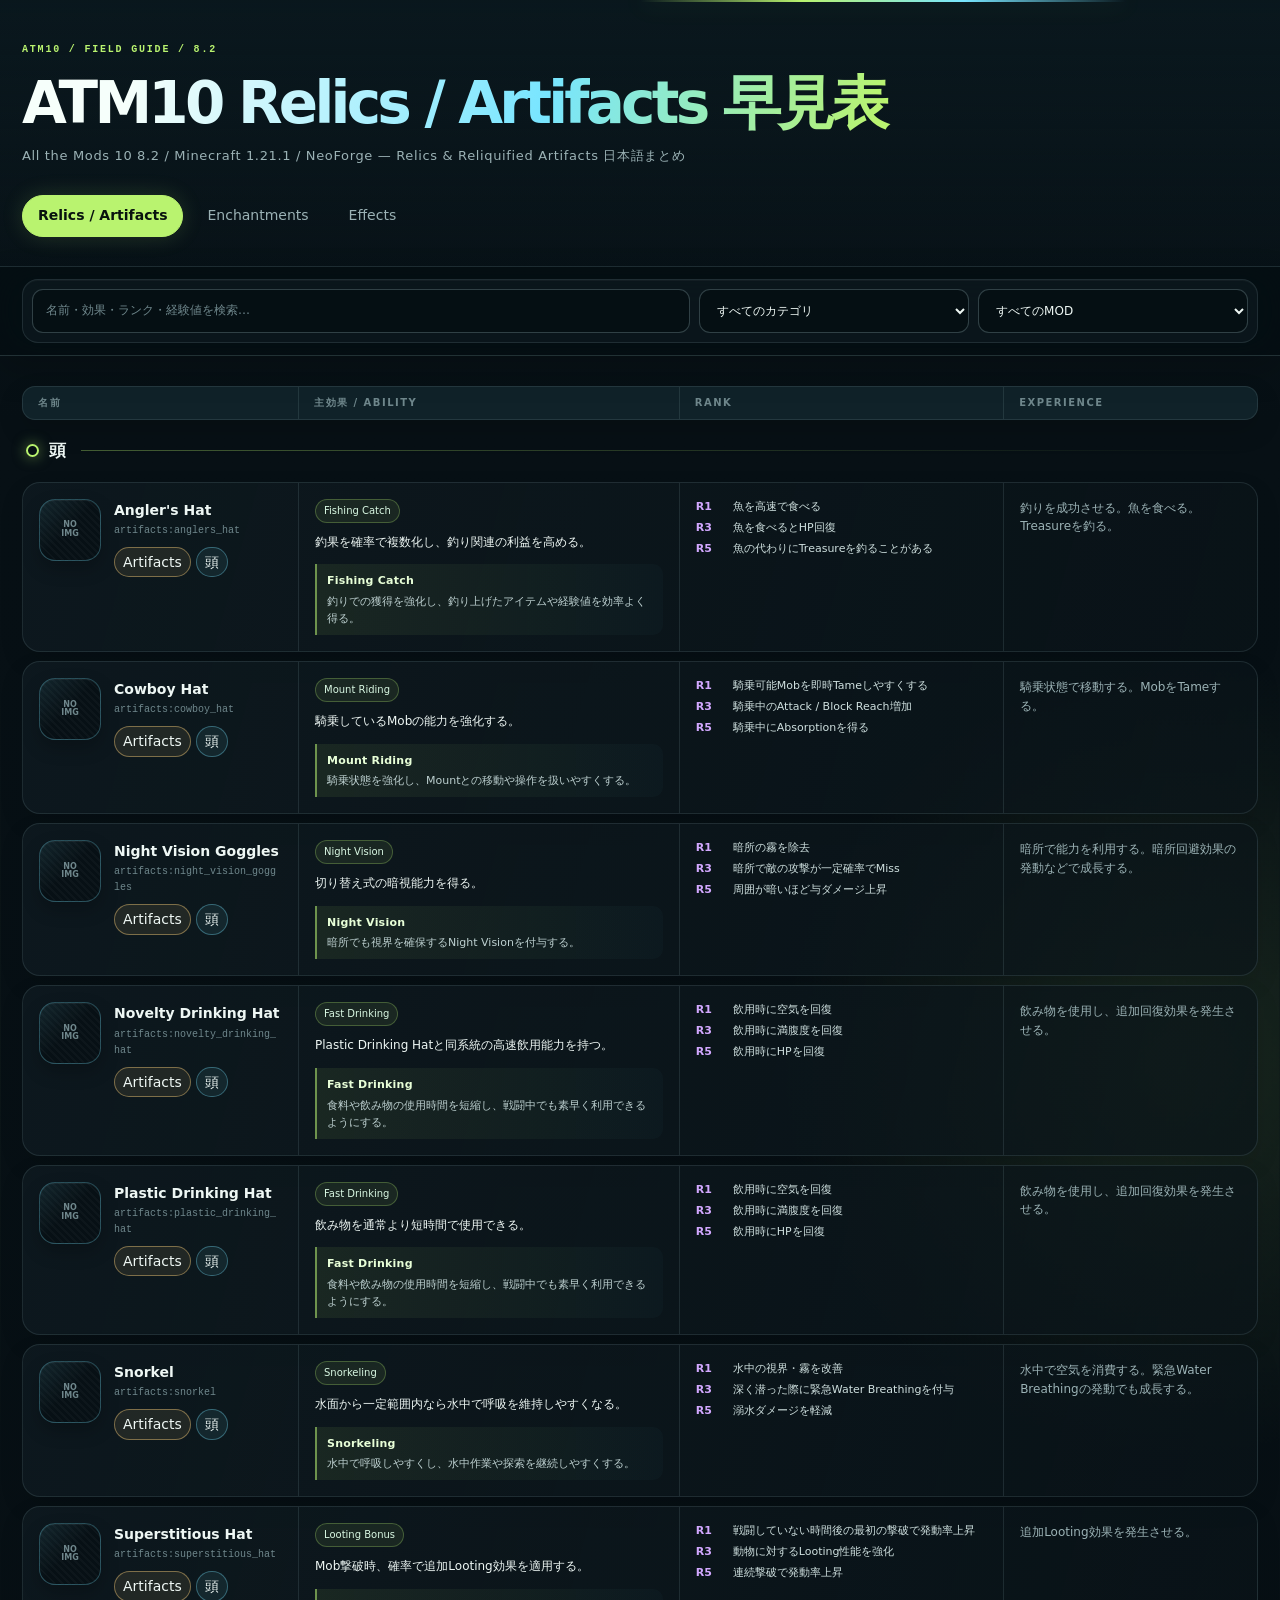
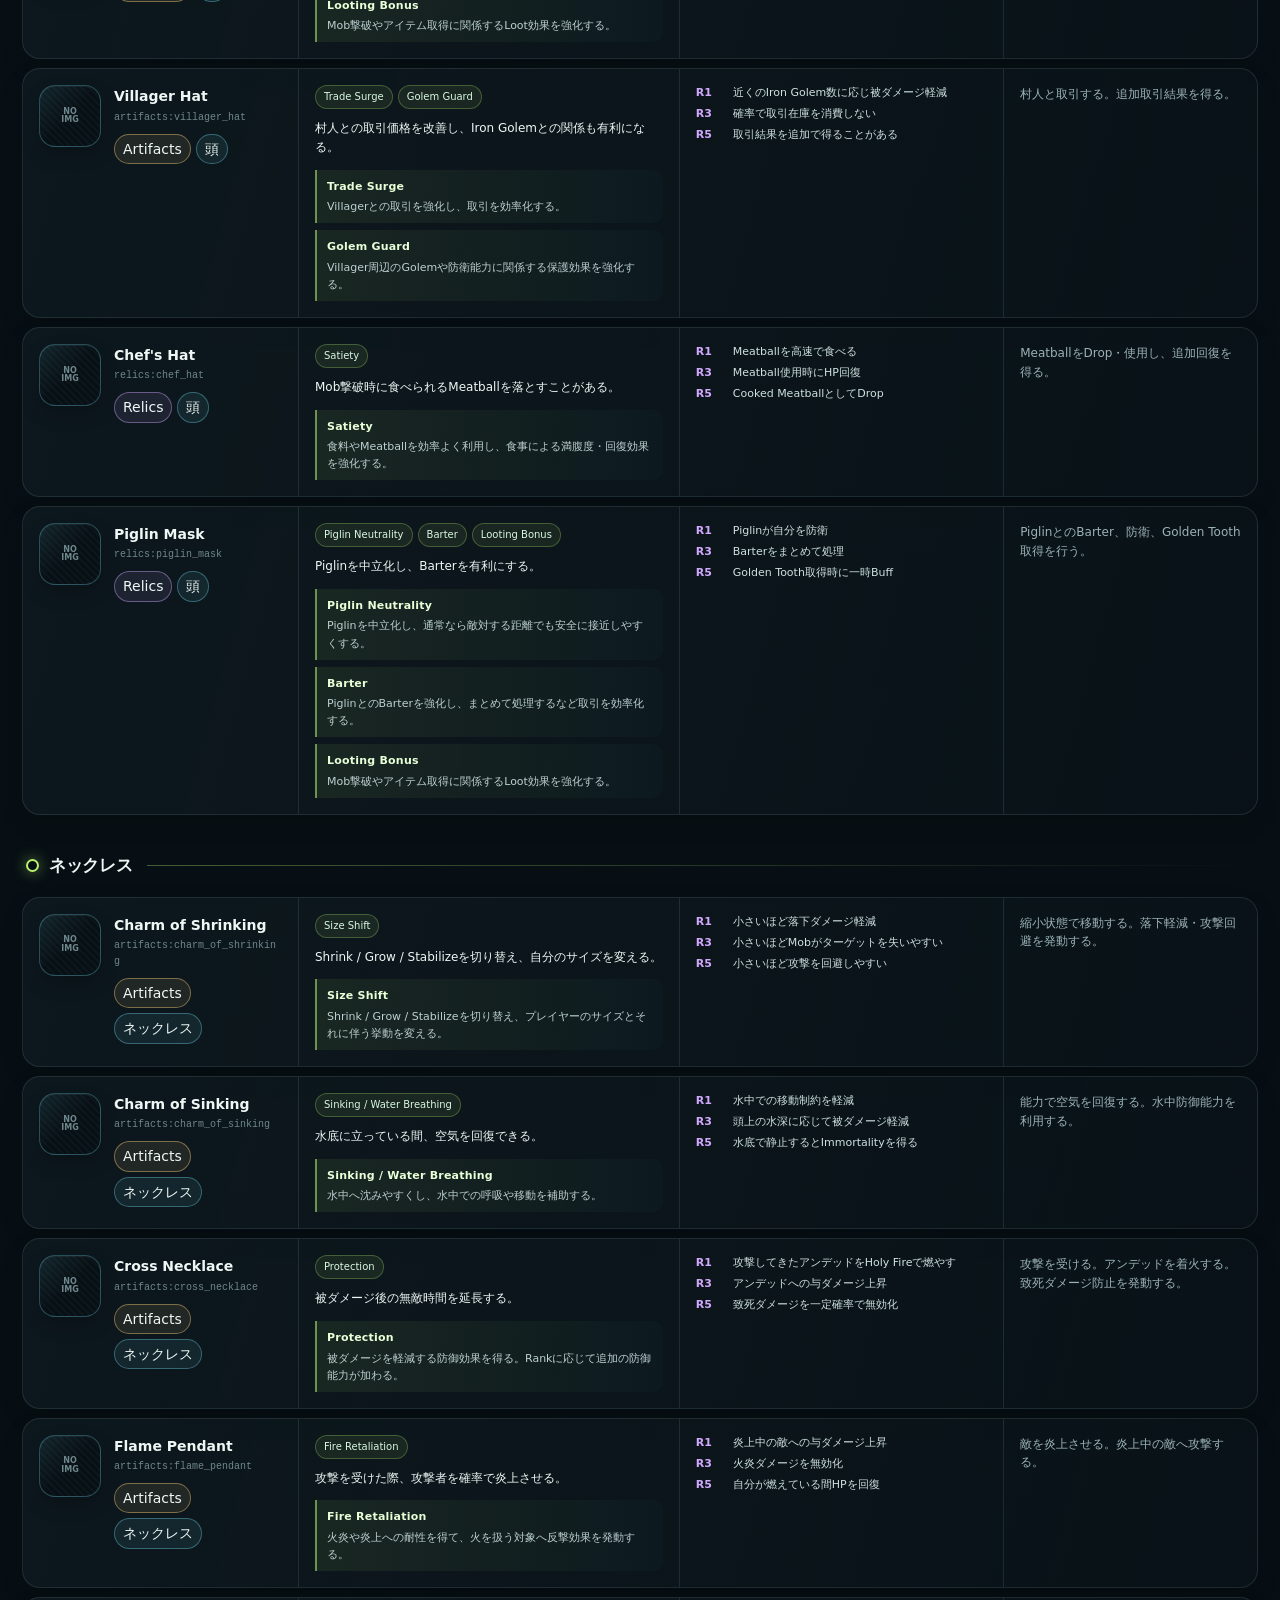
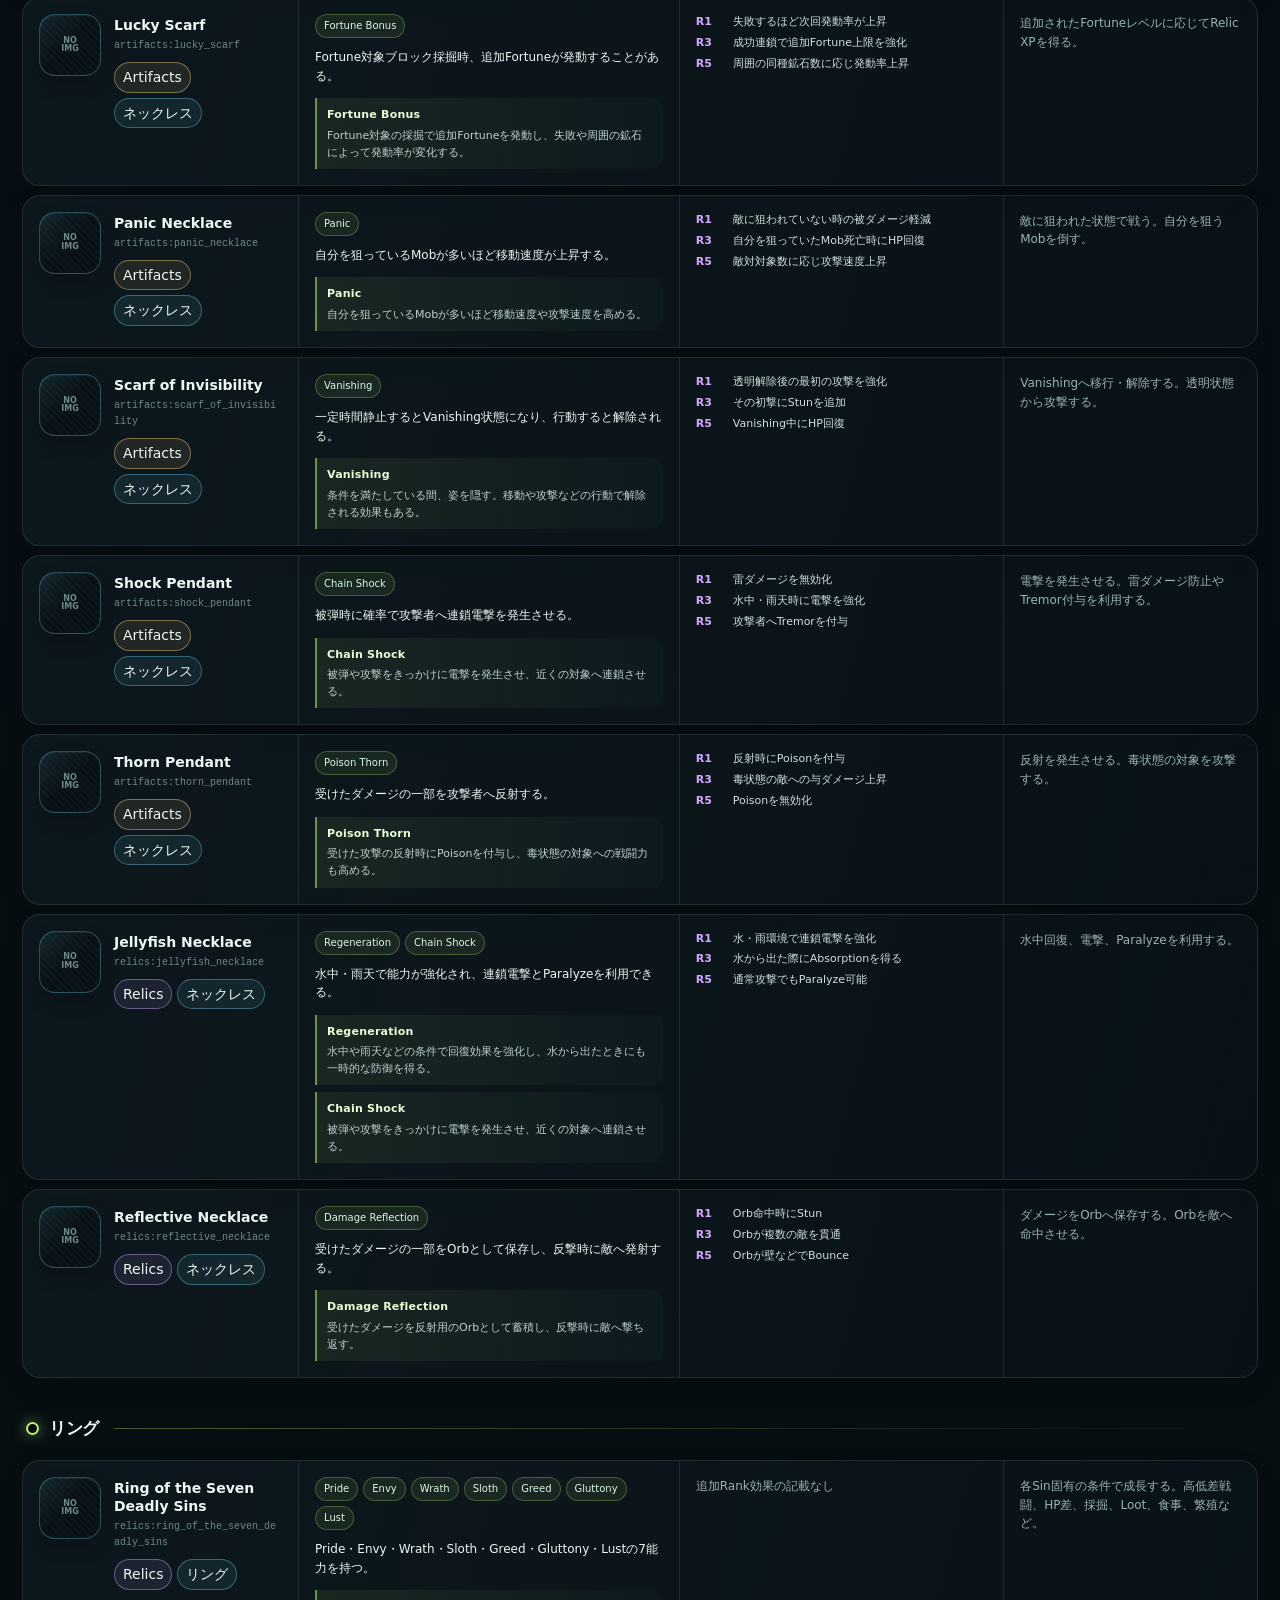
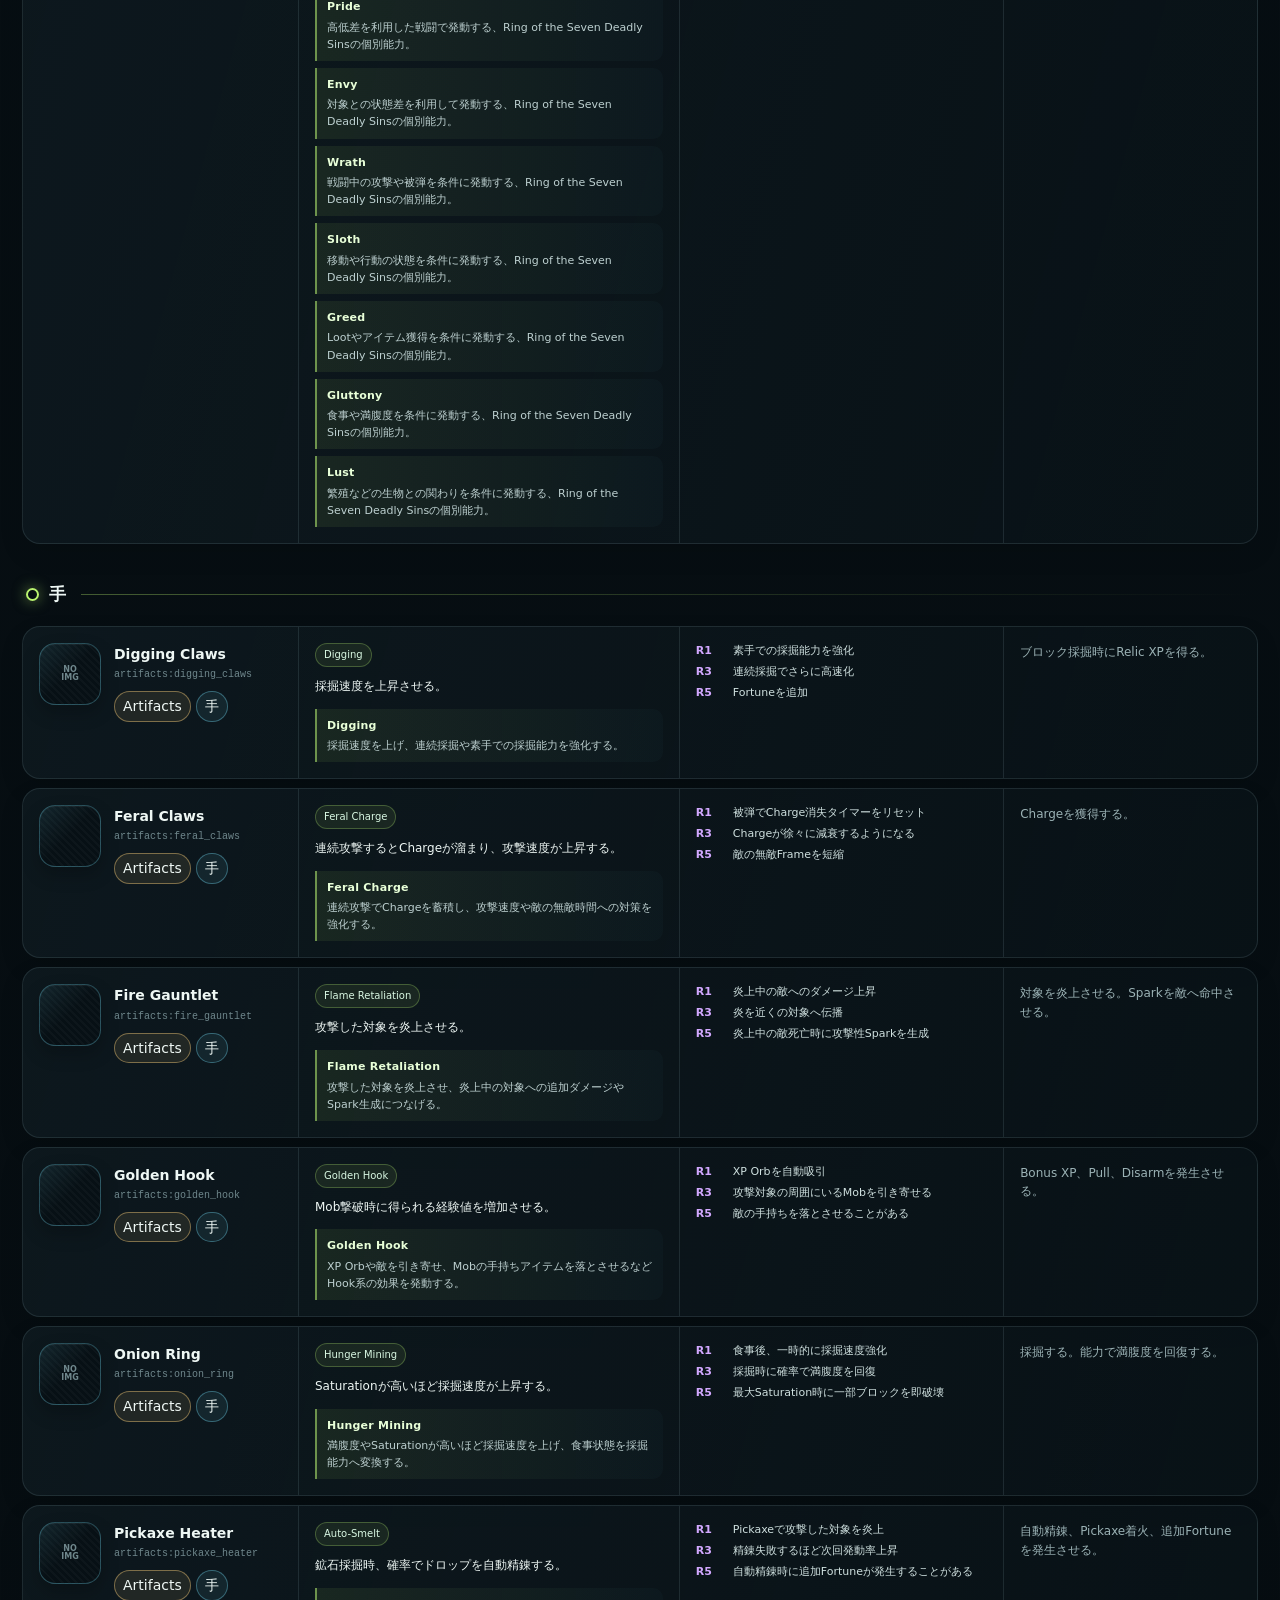
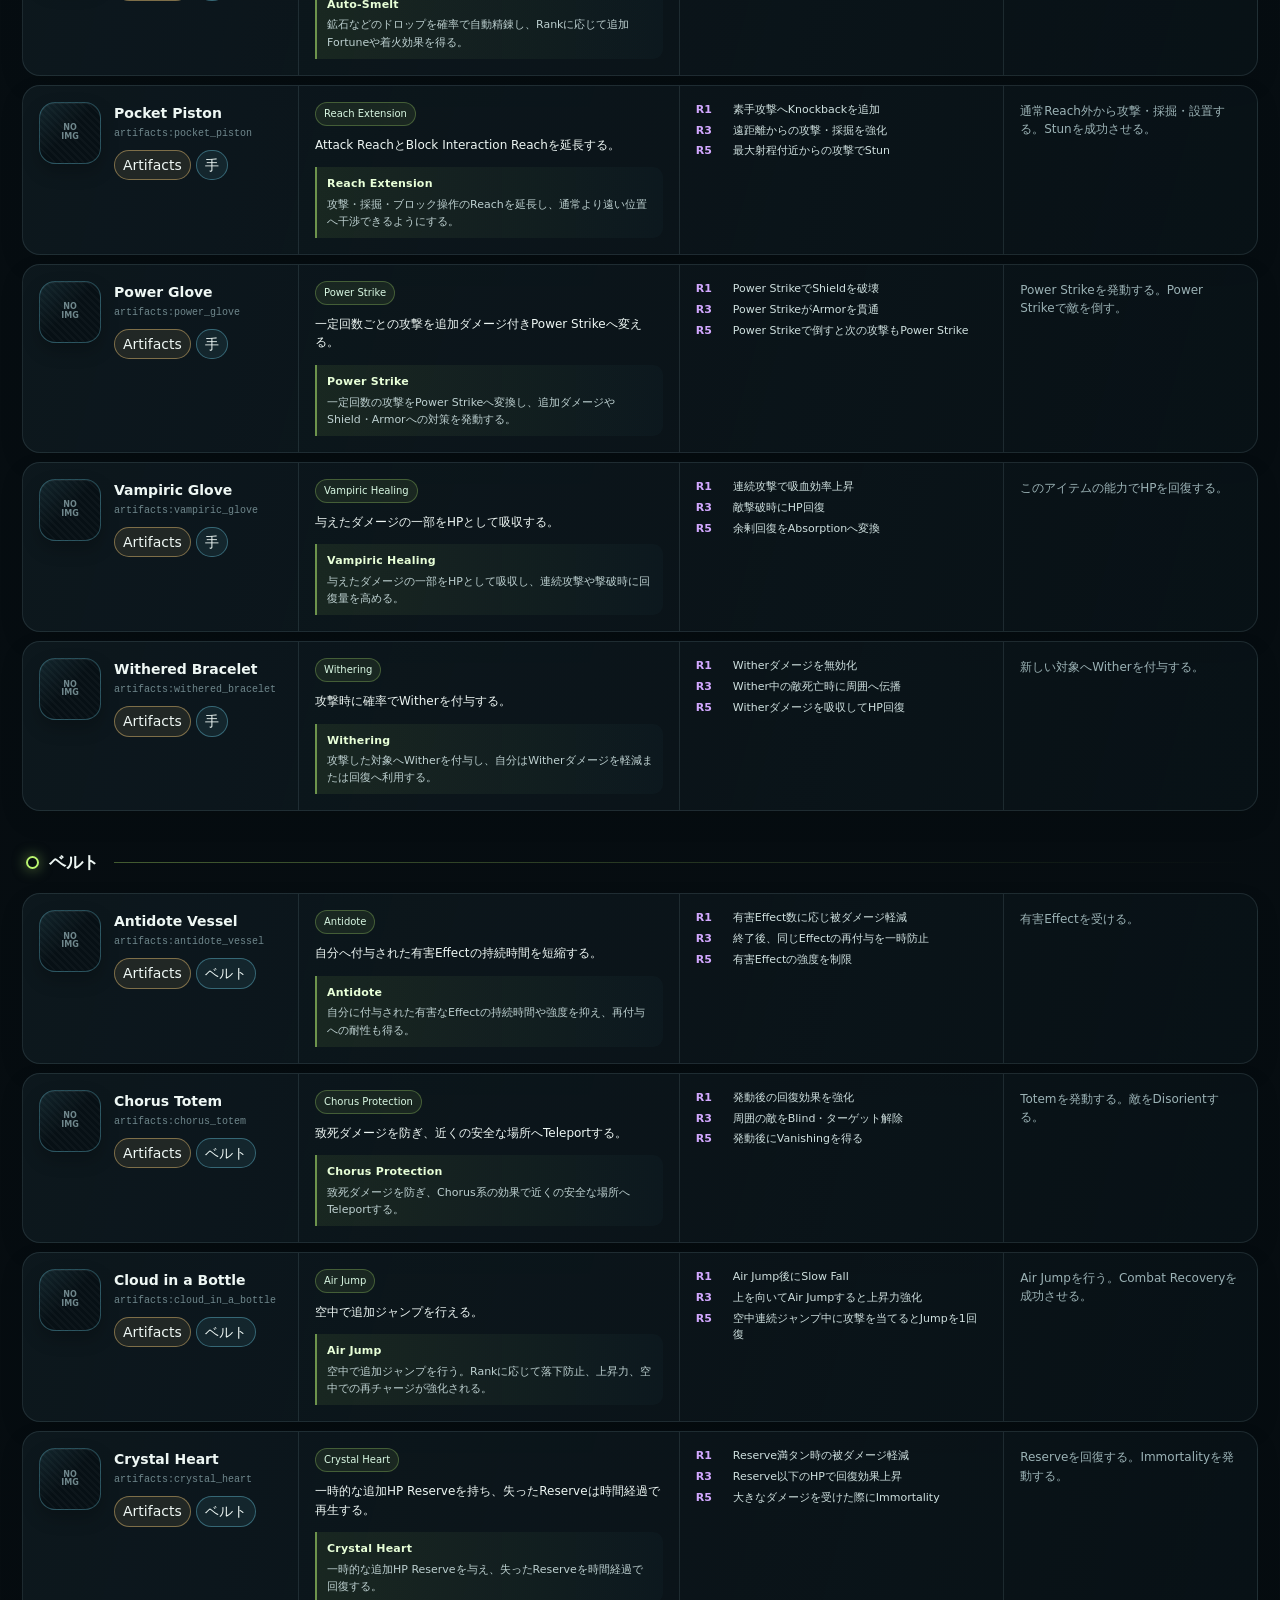
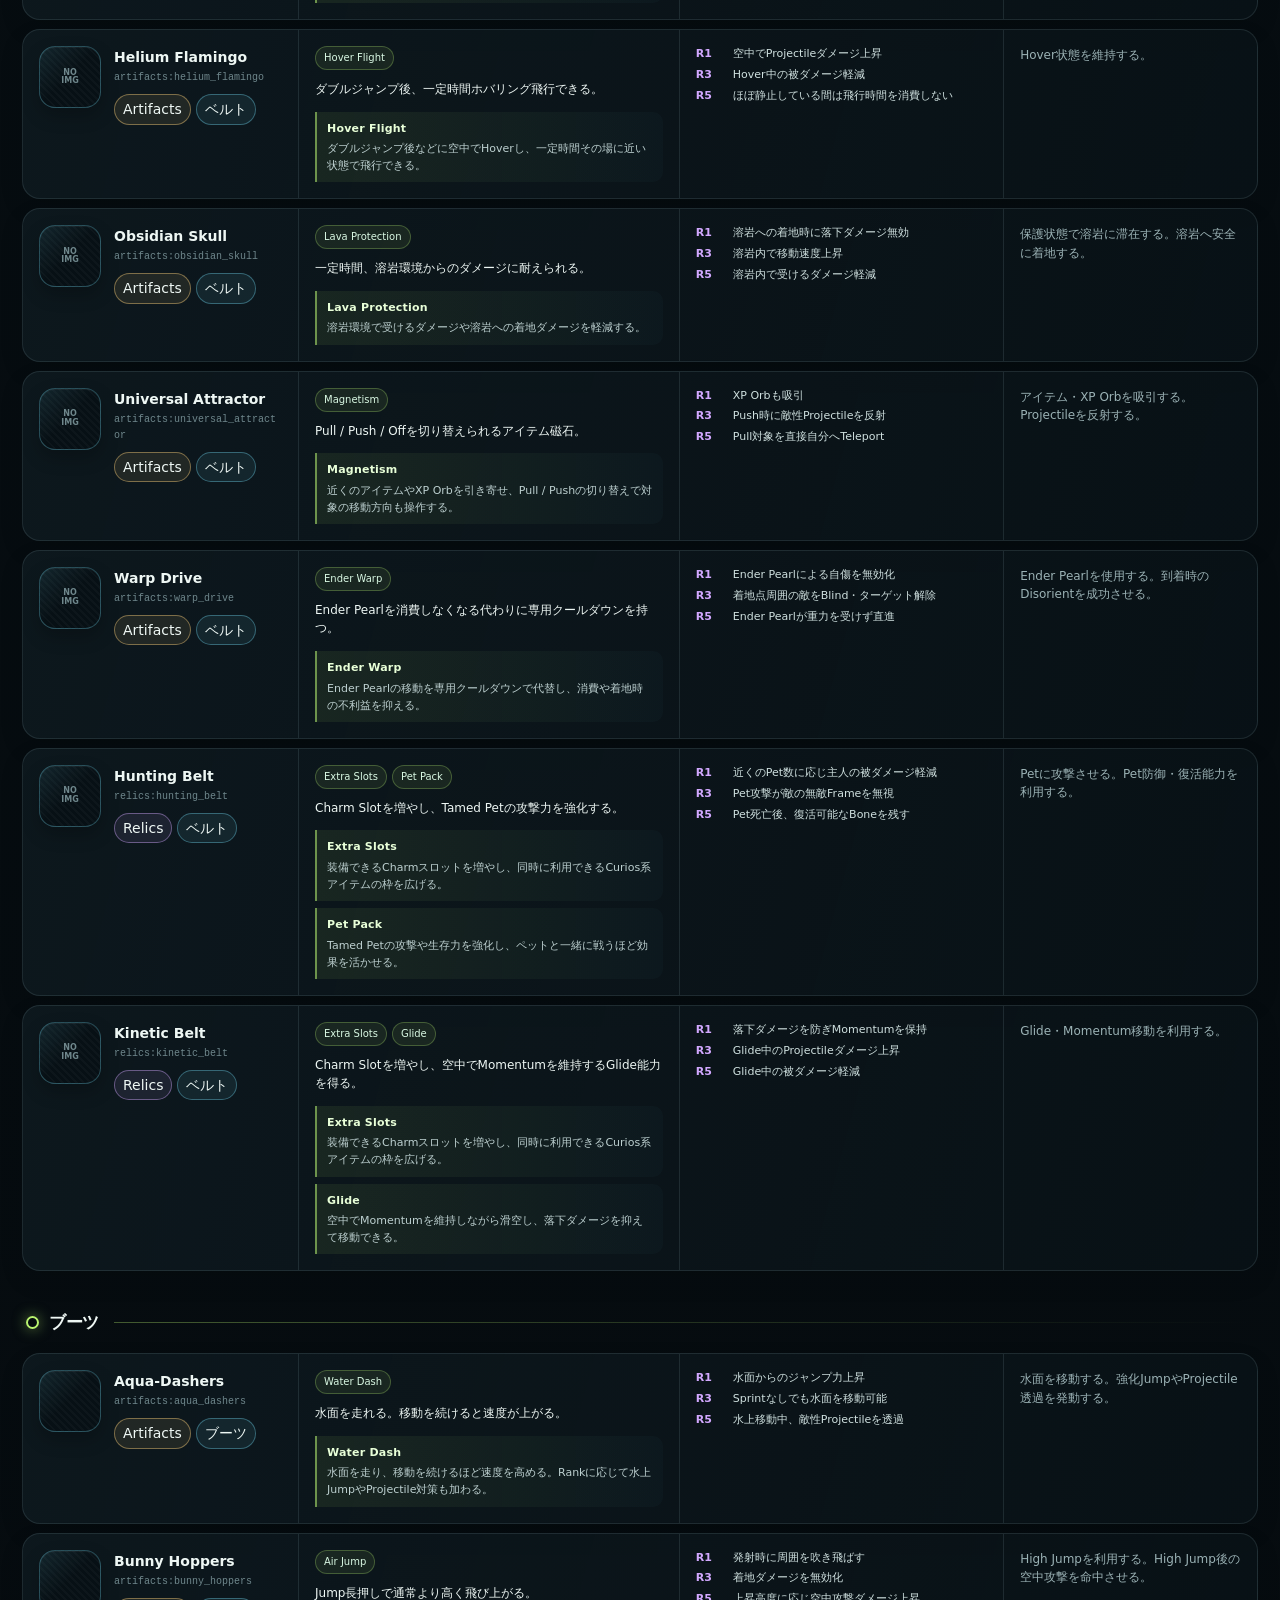
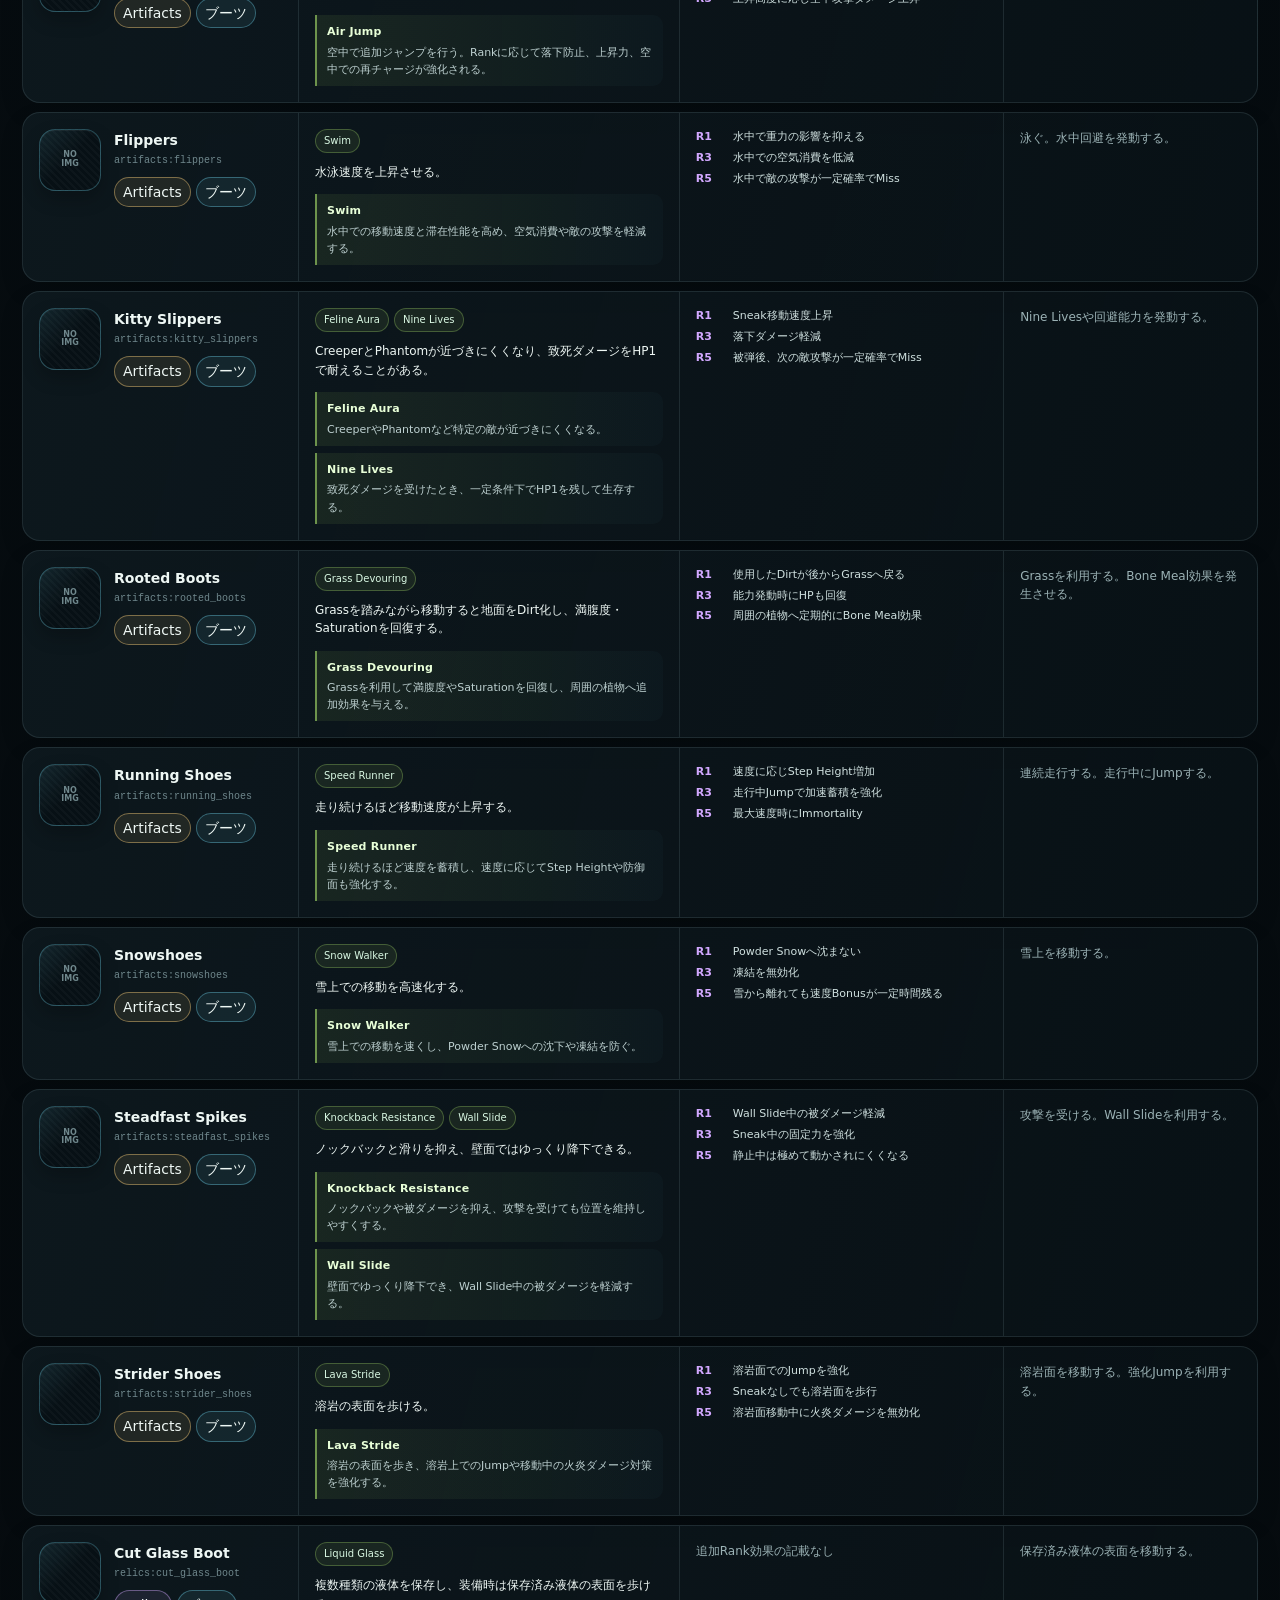
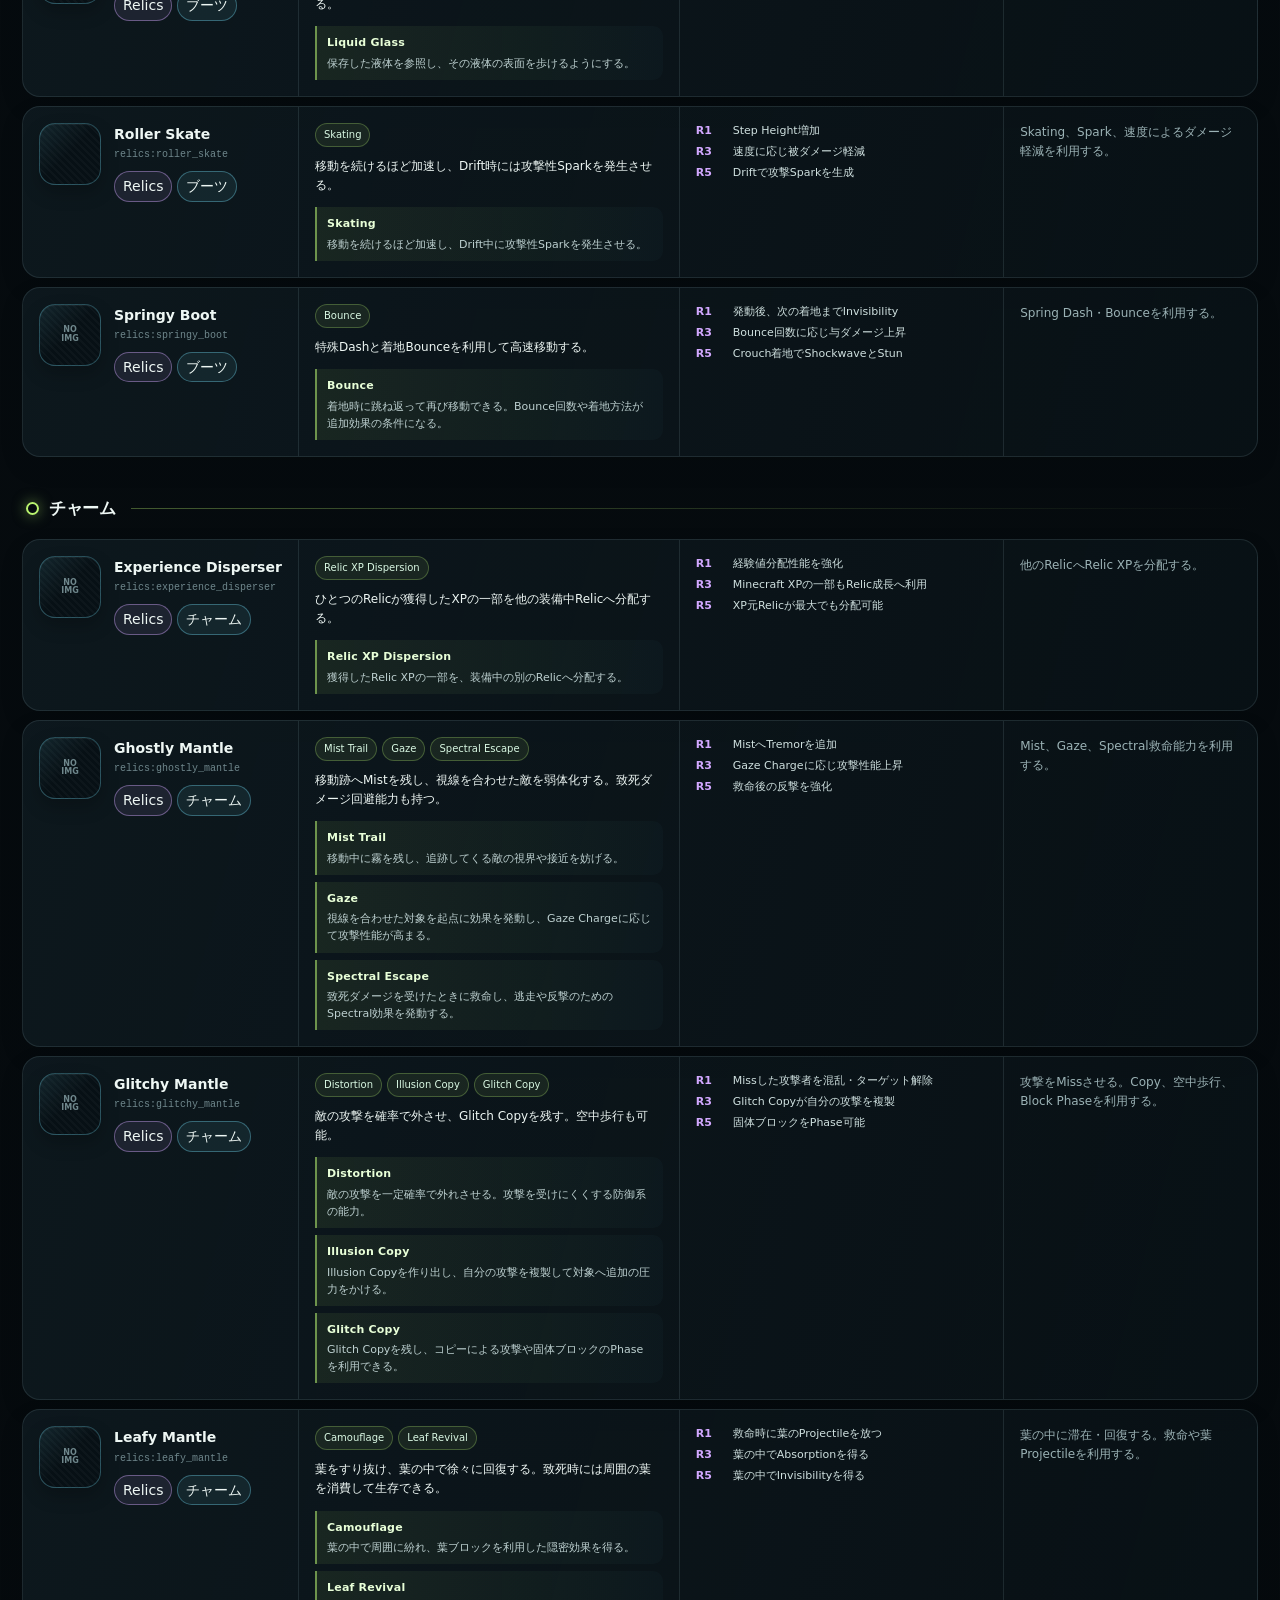
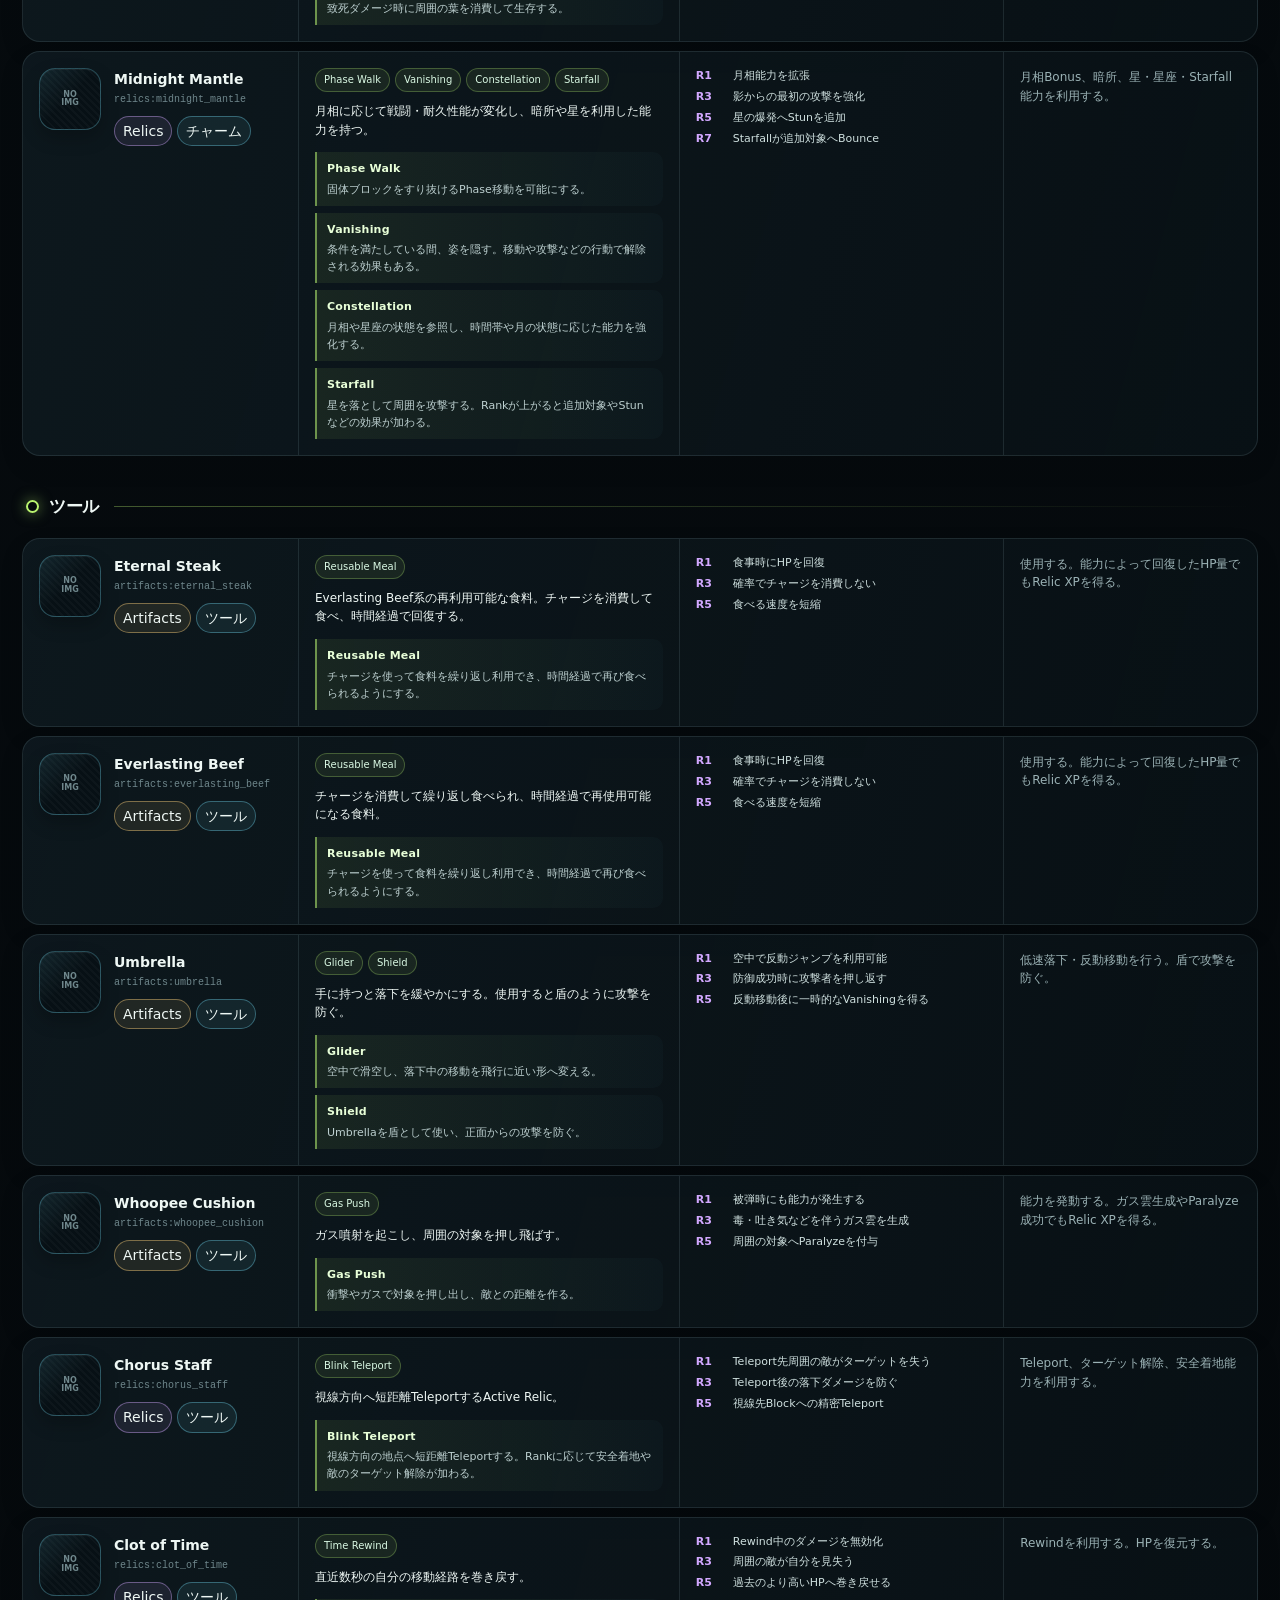
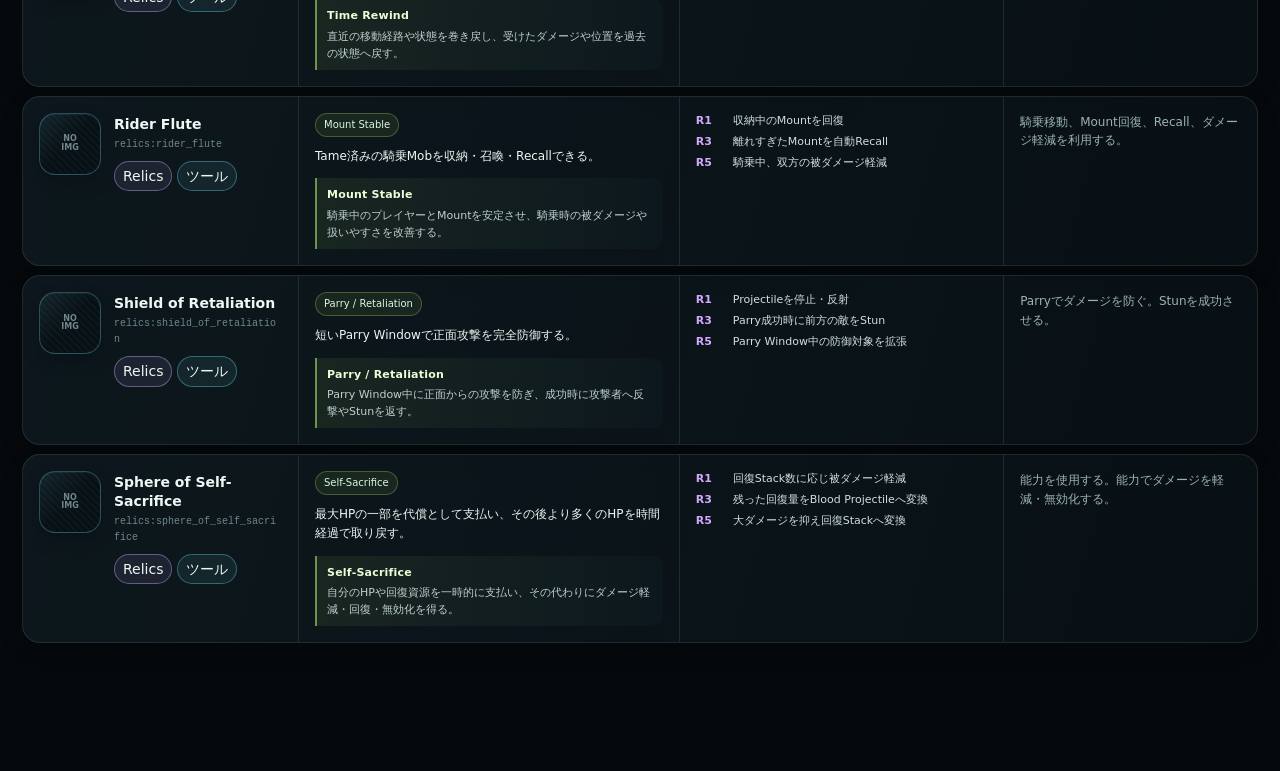
<file: index.html>
<!doctype html>
<html lang="ja">
  <head>
    <meta charset="utf-8" />
    <meta name="viewport" content="width=device-width,initial-scale=1" />
    <meta name="color-scheme" content="dark" />
    <title>ATM10 Relics / Artifacts 早見表</title>

    <style media="not all">
      :root {
        --bg: #090c12;
        --bg-soft: #0d121a;
        --panel: rgba(18, 24, 34, 0.88);
        --panel-hover: rgba(25, 33, 46, 0.96);
        --header: #141b26;
        --border: rgba(148, 163, 184, 0.14);
        --border-strong: rgba(148, 163, 184, 0.24);

        --text: #e8edf5;
        --muted: #8e9aaa;
        --link: #9ac7ff;

        --artifact: #f0c46b;
        --artifact-bg: rgba(240, 196, 107, 0.09);
        --artifact-border: rgba(240, 196, 107, 0.28);

        --relic: #cda6ff;
        --relic-bg: rgba(205, 166, 255, 0.09);
        --relic-border: rgba(205, 166, 255, 0.28);

        --rank: #bca7ff;
        --accent: #6ee7a8;

        --radius: 14px;
        --shadow:
          0 12px 36px rgba(0, 0, 0, 0.22),
          inset 0 1px 0 rgba(255, 255, 255, 0.025);
      }

      * {
        box-sizing: border-box;
      }

      html {
        scroll-behavior: smooth;
        background: var(--bg);
      }

      body {
        margin: 0;
        min-height: 100vh;
        color: var(--text);
        background:
          radial-gradient(
            circle at 15% -10%,
            rgba(80, 130, 210, 0.12),
            transparent 35rem
          ),
          radial-gradient(
            circle at 95% 0%,
            rgba(100, 230, 170, 0.07),
            transparent 30rem
          ),
          var(--bg);

        font-family:
          Inter,
          "Noto Sans JP",
          "Hiragino Sans",
          "Yu Gothic UI",
          -apple-system,
          BlinkMacSystemFont,
          "Segoe UI",
          sans-serif;

        line-height: 1.65;
      }

      a {
        color: inherit;
      }

      /* ---------- Header ---------- */

      .site-header {
        padding: 42px 24px 31px;
        border-bottom: 1px solid var(--border);
        background: linear-gradient(
          180deg,
          rgba(18, 28, 42, 0.82),
          rgba(9, 12, 18, 0.22)
        );
      }

      .container {
        width: min(1480px, calc(100% - 32px));
        margin-inline: auto;
      }

      h1 {
        margin: 0;
        font-size: clamp(27px, 4vw, 42px);
        line-height: 1.18;
        letter-spacing: -0.035em;
        font-weight: 760;

        background: linear-gradient(105deg, #f5f8fc 10%, #b9d9ff 58%, #8ef0b8);

        color: transparent;
        background-clip: text;
        -webkit-background-clip: text;
      }

      .subtitle {
        margin: 9px 0 0;
        color: var(--muted);
        font-size: 14px;
      }

      .site-nav {
        display: flex;
        align-items: center;
        gap: 10px;
        margin-top: 16px;
        flex-wrap: wrap;
        position: relative;
      }

      .site-nav-toggle {
        display: none;
        min-width: 44px;
        min-height: 44px;
        align-items: center;
        justify-content: center;
        color: var(--text);
        background: rgba(16, 25, 36, 0.8);
        border: 1px solid var(--border-strong);
        border-radius: 10px;
        font-size: 22px;
        line-height: 1;
        cursor: pointer;
      }

      .site-nav-toggle:hover,
      .site-nav-toggle:focus-visible,
      .site-nav a {
        color: var(--link);
      }

      .site-nav-toggle:hover,
      .site-nav-toggle:focus-visible {
        border: 1px solid var(--border-strong);
        background: var(--panel-hover);
        outline: 2px solid var(--accent);
        outline-offset: 2px;
      }

      .site-nav-links {
        display: flex;
        gap: 10px;
        flex-wrap: wrap;
      }

      .site-nav a {
        border: 1px solid var(--border-strong);
        border-radius: 999px;
        padding: 6px 12px;
        text-decoration: none;
        background: rgba(16, 25, 36, 0.8);
      }

      .site-nav a:hover,
      .site-nav a:focus-visible {
        background: var(--panel-hover);
        outline: 2px solid var(--accent);
        outline-offset: 2px;
      }

      .site-nav a[aria-current="page"] {
        color: #07110c;
        background: var(--accent);
        border-color: var(--accent);
        font-weight: 700;
      }

      /* ---------- Filters ---------- */

      .filter-bar {
        position: sticky;
        top: 0;
        z-index: 30;

        padding: 11px 0;

        border-bottom: 1px solid var(--border);
        background: rgba(9, 12, 18, 0.82);
        backdrop-filter: blur(16px) saturate(140%);
        -webkit-backdrop-filter: blur(16px) saturate(140%);
      }

      .filters {
        display: grid;
        grid-template-columns:
          minmax(260px, 1fr)
          minmax(180px, 235px)
          minmax(160px, 210px);

        gap: 10px;
      }

      .control {
        width: 100%;
        min-width: 0;

        color: var(--text);
        background: rgba(17, 23, 33, 0.92);

        border: 1px solid var(--border-strong);
        border-radius: 10px;

        padding: 10px 12px;

        font: inherit;
        font-size: 13px;

        outline: none;

        transition:
          border-color 0.15s ease,
          background 0.15s ease,
          box-shadow 0.15s ease;
      }

      .control:hover {
        background: rgba(23, 31, 43, 0.96);
      }

      .control:focus {
        border-color: rgba(119, 182, 255, 0.62);
        box-shadow: 0 0 0 3px rgba(94, 164, 255, 0.1);
      }

      .control::placeholder {
        color: #657183;
      }

      /* ---------- Main ---------- */

      main {
        padding: 30px 0 80px;
      }

      .slot-section {
        margin: 0 0 48px;
      }

      .slot-title {
        display: flex;
        align-items: center;
        gap: 11px;

        margin: 0 0 13px;

        font-size: 21px;
        letter-spacing: -0.02em;
      }

      .slot-title::before {
        content: "";
        width: 5px;
        height: 23px;
        flex: 0 0 5px;

        border-radius: 10px;
        background: linear-gradient(180deg, #84d4ff, #78efaa);

        box-shadow: 0 0 16px rgba(108, 221, 189, 0.22);
      }

      /* ---------- Table ---------- */

      .table-shell {
        overflow: hidden;

        border: 1px solid var(--border);
        border-radius: var(--radius);

        background: var(--panel);
        box-shadow: var(--shadow);
      }

      .table-scroll {
        overflow-x: auto;
      }

      table {
        width: 100%;
        min-width: 1120px;

        border-collapse: collapse;
        table-layout: fixed;
      }

      col.name-col {
        width: 270px;
      }

      col.effect-col {
        width: 30%;
      }

      col.rank-col {
        width: 36%;
      }

      col.xp-col {
        width: auto;
      }

      th,
      td {
        padding: 15px 17px;
        text-align: left;
        vertical-align: top;

        border-bottom: 1px solid var(--border);
      }

      th {
        /* Stickyにしない。
     上部フィルターと重ならないよう通常配置にする。 */
        position: static;

        color: #bfc9d7;
        background: rgba(25, 32, 43, 0.98);

        font-size: 12px;
        font-weight: 700;
        letter-spacing: 0.035em;
      }

      tbody tr {
        transition: background 0.12s ease;
      }

      tbody tr:hover {
        background: var(--panel-hover);
      }

      tbody tr:last-child td {
        border-bottom: 0;
      }

      /* ---------- Item ---------- */

      .item {
        display: flex;
        align-items: center;
        gap: 13px;
      }

      .icon-frame {
        position: relative;

        display: grid;
        place-items: center;

        width: 58px;
        height: 58px;
        flex: 0 0 58px;

        overflow: hidden;

        border: 1px solid var(--border-strong);
        border-radius: 12px;

        background:
          linear-gradient(
            145deg,
            rgba(255, 255, 255, 0.035),
            rgba(255, 255, 255, 0.008)
          ),
          #090d13;

        box-shadow:
          inset 0 1px 0 rgba(255, 255, 255, 0.03),
          0 5px 15px rgba(0, 0, 0, 0.18);
      }

      .icon-frame img,
      .icon-frame canvas {
        display: block;

        width: 48px;
        height: 48px;

        max-width: 48px;
        max-height: 48px;

        object-fit: contain;

        image-rendering: pixelated;
        image-rendering: crisp-edges;
      }

      .icon-frame canvas {
        object-fit: contain;
      }

      .icon-frame img[hidden],
      .icon-frame canvas[hidden] {
        display: none;
      }

      .icon-frame img.pending-image {
        visibility: hidden;
      }

      .icon-fallback {
        display: none;

        color: #5f6a79;
        font-size: 9px;
        font-weight: 800;
        line-height: 1.05;
        text-align: center;
        letter-spacing: 0.05em;
      }

      .item-main {
        min-width: 0;
      }

      .item-name {
        display: inline-block;

        color: #f2f6fb;
        font-weight: 720;
        font-size: 15px;
        line-height: 1.3;

        text-decoration: none;

        transition:
          color 0.12s ease,
          text-shadow 0.12s ease;
      }

      .item-name:hover {
        color: var(--link);
        text-decoration: underline;
        text-underline-offset: 3px;
      }

      .item-id {
        margin-top: 4px;

        color: #657183;
        font-family: "SFMono-Regular", Consolas, "Liberation Mono", monospace;

        font-size: 10px;
        word-break: break-all;
      }

      .tags {
        display: flex;
        flex-wrap: wrap;
        gap: 5px;

        margin-top: 7px;
      }

      .tag {
        display: inline-flex;
        align-items: center;

        padding: 2px 7px;

        border: 1px solid;
        border-radius: 999px;

        font-size: 10px;
        font-weight: 680;
        line-height: 1.5;
      }

      .tag-artifacts {
        color: var(--artifact);
        background: var(--artifact-bg);
        border-color: var(--artifact-border);
      }

      .tag-relics {
        color: var(--relic);
        background: var(--relic-bg);
        border-color: var(--relic-border);
      }

      /* ---------- Rank ---------- */

      .rank-list {
        margin: 0;
        padding-left: 19px;
      }

      .rank-list li + li {
        margin-top: 6px;
      }

      .rank-label {
        color: var(--rank);
        font-weight: 760;
      }

      .no-rank {
        color: var(--muted);
      }

      /* ---------- Text ---------- */

      td {
        color: #d3d9e2;
        font-size: 13px;
      }

      .empty {
        padding: 50px 20px;

        color: var(--muted);
        text-align: center;

        border: 1px dashed var(--border-strong);
        border-radius: var(--radius);
      }

      /* ---------- Responsive ---------- */

      @media (max-width: 820px) {
        .site-header {
          padding: 30px 16px 24px;
        }

        .container {
          width: min(100% - 22px, 1480px);
        }

        .filters {
          grid-template-columns: 1fr 1fr;
        }

        #search {
          grid-column: 1 / -1;
        }

        main {
          padding-top: 22px;
        }
      }

      @media (max-width: 700px) {
        .site-nav {
          display: block;
        }

        .has-nav-js .site-nav-toggle {
          display: inline-flex;
        }

        .has-nav-js .site-nav-links {
          display: none;
          flex-direction: column;
          gap: 4px;
          margin-top: 8px;
          padding: 8px;
          border: 1px solid var(--border-strong);
          border-radius: 10px;
          background: var(--header);
          box-shadow: var(--shadow);
        }

        .has-nav-js .site-nav-links.is-open {
          display: flex;
        }

        .site-nav-links a {
          border-radius: 7px;
          padding: 9px 11px;
        }
      }

      @media (max-width: 520px) {
        .filters {
          grid-template-columns: 1fr;
        }

        #search {
          grid-column: auto;
        }
      }
    </style>
    <link rel="stylesheet" href="./styles.css?v=effects-20261002" />
  </head>

  <body class="relics-page">
    <header class="site-header">
      <div class="container">
        <h1>ATM10 Relics / Artifacts 早見表</h1>
        <p class="subtitle">
          All the Mods 10 8.2 / Minecraft 1.21.1 / NeoForge — Relics &amp;
          Reliquified Artifacts 日本語まとめ
        </p>
        <nav class="site-nav" aria-label="サイト内ナビゲーション">
          <button
            class="site-nav-toggle"
            type="button"
            aria-expanded="false"
            aria-controls="site-nav-links"
            aria-label="メニューを開く"
          >
            <span aria-hidden="true">☰</span>
          </button>
          <div class="site-nav-links" id="site-nav-links">
            <a href="./index.html" class="active" aria-current="page">Relics / Artifacts</a>
            <a href="./enchantments.html">Enchantments</a>
            <a href="./effects.html">Effects</a>
          </div>
        </nav>
      </div>
    </header>

    <div class="filter-bar">
      <div class="container filters">
        <input
          id="search"
          class="control"
          type="search"
          autocomplete="off"
          placeholder="名前・効果・ランク・経験値を検索…"
        />

        <select id="slotFilter" class="control">
          <option value="">すべてのカテゴリ</option>
        </select>

        <select id="modFilter" class="control">
          <option value="">すべてのMOD</option>
          <option value="Artifacts">Artifacts</option>
          <option value="Relics">Relics</option>
        </select>
      </div>
    </div>

    <main class="container">
      <div class="relic-table-header" role="row" aria-label="Relics一覧の列">
        <div>名前</div>
        <div>主効果 / Ability</div>
        <div>Rank</div>
        <div>Experience</div>
      </div>
      <div id="content"></div>
    </main>

    <script src="./relics-data.js"></script>
    <script>
      "use strict";

      const URLS = {
        relicDocs: "https://shatterbyte.com/docs/mods/relics/relics/",

        artifactDocs:
          "https://shatterbyte.com/docs/mods/reliquified-artifacts/relics/",

        relicImages:
          "https://raw.githubusercontent.com/Octo-Studios/relics/1.21.1/" +
          "src/main/resources/assets/relics/textures/item/",

        artifactImages:
          "https://raw.githubusercontent.com/ochotonida/artifacts/1.21.1/" +
          "common/src/main/resources/assets/artifacts/textures/item/",
      };

      /*
       * [部位, MOD, ID, 名前, 主効果, [[Rank, 効果], ...], XP条件]
       */
      const items = [
        /* =========================================================
   ARTIFACTS
   ========================================================= */

        [
          "その他 / 手持ち",
          "Artifacts",
          "everlasting_beef",
          "Everlasting Beef",
          "チャージを消費して繰り返し食べられ、時間経過で再使用可能になる食料。",
          [
            ["R1", "食事時にHPを回復"],
            ["R3", "確率でチャージを消費しない"],
            ["R5", "食べる速度を短縮"],
          ],
          "使用する。能力によって回復したHP量でもRelic XPを得る。",
        ],

        [
          "その他 / 手持ち",
          "Artifacts",
          "eternal_steak",
          "Eternal Steak",
          "Everlasting Beef系の再利用可能な食料。チャージを消費して食べ、時間経過で回復する。",
          [
            ["R1", "食事時にHPを回復"],
            ["R3", "確率でチャージを消費しない"],
            ["R5", "食べる速度を短縮"],
          ],
          "使用する。能力によって回復したHP量でもRelic XPを得る。",
        ],

        [
          "その他 / 手持ち",
          "Artifacts",
          "umbrella",
          "Umbrella",
          "手に持つと落下を緩やかにする。使用すると盾のように攻撃を防ぐ。",
          [
            ["R1", "空中で反動ジャンプを利用可能"],
            ["R3", "防御成功時に攻撃者を押し返す"],
            ["R5", "反動移動後に一時的なVanishingを得る"],
          ],
          "低速落下・反動移動を行う。盾で攻撃を防ぐ。",
        ],

        [
          "その他 / 手持ち",
          "Artifacts",
          "whoopee_cushion",
          "Whoopee Cushion",
          "ガス噴射を起こし、周囲の対象を押し飛ばす。",
          [
            ["R1", "被弾時にも能力が発生する"],
            ["R3", "毒・吐き気などを伴うガス雲を生成"],
            ["R5", "周囲の対象へParalyzeを付与"],
          ],
          "能力を発動する。ガス雲生成やParalyze成功でもRelic XPを得る。",
        ],

        /* ----- Head ----- */

        [
          "頭",
          "Artifacts",
          "night_vision_goggles",
          "Night Vision Goggles",
          "切り替え式の暗視能力を得る。",
          [
            ["R1", "暗所の霧を除去"],
            ["R3", "暗所で敵の攻撃が一定確率でMiss"],
            ["R5", "周囲が暗いほど与ダメージ上昇"],
          ],
          "暗所で能力を利用する。暗所回避効果の発動などで成長する。",
        ],

        [
          "頭",
          "Artifacts",
          "plastic_drinking_hat",
          "Plastic Drinking Hat",
          "飲み物を通常より短時間で使用できる。",
          [
            ["R1", "飲用時に空気を回復"],
            ["R3", "飲用時に満腹度を回復"],
            ["R5", "飲用時にHPを回復"],
          ],
          "飲み物を使用し、追加回復効果を発生させる。",
        ],

        [
          "頭",
          "Artifacts",
          "novelty_drinking_hat",
          "Novelty Drinking Hat",
          "Plastic Drinking Hatと同系統の高速飲用能力を持つ。",
          [
            ["R1", "飲用時に空気を回復"],
            ["R3", "飲用時に満腹度を回復"],
            ["R5", "飲用時にHPを回復"],
          ],
          "飲み物を使用し、追加回復効果を発生させる。",
        ],

        [
          "頭",
          "Artifacts",
          "snorkel",
          "Snorkel",
          "水面から一定範囲内なら水中で呼吸を維持しやすくなる。",
          [
            ["R1", "水中の視界・霧を改善"],
            ["R3", "深く潜った際に緊急Water Breathingを付与"],
            ["R5", "溺水ダメージを軽減"],
          ],
          "水中で空気を消費する。緊急Water Breathingの発動でも成長する。",
        ],

        [
          "頭",
          "Artifacts",
          "superstitious_hat",
          "Superstitious Hat",
          "Mob撃破時、確率で追加Looting効果を適用する。",
          [
            ["R1", "戦闘していない時間後の最初の撃破で発動率上昇"],
            ["R3", "動物に対するLooting性能を強化"],
            ["R5", "連続撃破で発動率上昇"],
          ],
          "追加Looting効果を発生させる。",
        ],

        [
          "頭",
          "Artifacts",
          "villager_hat",
          "Villager Hat",
          "村人との取引価格を改善し、Iron Golemとの関係も有利になる。",
          [
            ["R1", "近くのIron Golem数に応じ被ダメージ軽減"],
            ["R3", "確率で取引在庫を消費しない"],
            ["R5", "取引結果を追加で得ることがある"],
          ],
          "村人と取引する。追加取引結果を得る。",
        ],

        [
          "頭",
          "Artifacts",
          "cowboy_hat",
          "Cowboy Hat",
          "騎乗しているMobの能力を強化する。",
          [
            ["R1", "騎乗可能Mobを即時Tameしやすくする"],
            ["R3", "騎乗中のAttack / Block Reach増加"],
            ["R5", "騎乗中にAbsorptionを得る"],
          ],
          "騎乗状態で移動する。MobをTameする。",
        ],

        [
          "頭",
          "Artifacts",
          "anglers_hat",
          "Angler's Hat",
          "釣果を確率で複数化し、釣り関連の利益を高める。",
          [
            ["R1", "魚を高速で食べる"],
            ["R3", "魚を食べるとHP回復"],
            ["R5", "魚の代わりにTreasureを釣ることがある"],
          ],
          "釣りを成功させる。魚を食べる。Treasureを釣る。",
        ],

        /* ----- Neck ----- */

        [
          "Charm / Utility",
          "Artifacts",
          "charm_of_sinking",
          "Charm of Sinking",
          "水底に立っている間、空気を回復できる。",
          [
            ["R1", "水中での移動制約を軽減"],
            ["R3", "頭上の水深に応じて被ダメージ軽減"],
            ["R5", "水底で静止するとImmortalityを得る"],
          ],
          "能力で空気を回復する。水中防御能力を利用する。",
        ],

        [
          "首",
          "Artifacts",
          "cross_necklace",
          "Cross Necklace",
          "被ダメージ後の無敵時間を延長する。",
          [
            ["R1", "攻撃してきたアンデッドをHoly Fireで燃やす"],
            ["R3", "アンデッドへの与ダメージ上昇"],
            ["R5", "致死ダメージを一定確率で無効化"],
          ],
          "攻撃を受ける。アンデッドを着火する。致死ダメージ防止を発動する。",
        ],

        [
          "首",
          "Artifacts",
          "flame_pendant",
          "Flame Pendant",
          "攻撃を受けた際、攻撃者を確率で炎上させる。",
          [
            ["R1", "炎上中の敵への与ダメージ上昇"],
            ["R3", "火炎ダメージを無効化"],
            ["R5", "自分が燃えている間HPを回復"],
          ],
          "敵を炎上させる。炎上中の敵へ攻撃する。",
        ],

        [
          "首",
          "Artifacts",
          "panic_necklace",
          "Panic Necklace",
          "自分を狙っているMobが多いほど移動速度が上昇する。",
          [
            ["R1", "敵に狙われていない時の被ダメージ軽減"],
            ["R3", "自分を狙っていたMob死亡時にHP回復"],
            ["R5", "敵対対象数に応じ攻撃速度上昇"],
          ],
          "敵に狙われた状態で戦う。自分を狙うMobを倒す。",
        ],

        [
          "首",
          "Artifacts",
          "lucky_scarf",
          "Lucky Scarf",
          "Fortune対象ブロック採掘時、追加Fortuneが発動することがある。",
          [
            ["R1", "失敗するほど次回発動率が上昇"],
            ["R3", "成功連鎖で追加Fortune上限を強化"],
            ["R5", "周囲の同種鉱石数に応じ発動率上昇"],
          ],
          "追加されたFortuneレベルに応じてRelic XPを得る。",
        ],

        [
          "首",
          "Artifacts",
          "scarf_of_invisibility",
          "Scarf of Invisibility",
          "一定時間静止するとVanishing状態になり、行動すると解除される。",
          [
            ["R1", "透明解除後の最初の攻撃を強化"],
            ["R3", "その初撃にStunを追加"],
            ["R5", "Vanishing中にHP回復"],
          ],
          "Vanishingへ移行・解除する。透明状態から攻撃する。",
        ],

        [
          "首",
          "Artifacts",
          "shock_pendant",
          "Shock Pendant",
          "被弾時に確率で攻撃者へ連鎖電撃を発生させる。",
          [
            ["R1", "雷ダメージを無効化"],
            ["R3", "水中・雨天時に電撃を強化"],
            ["R5", "攻撃者へTremorを付与"],
          ],
          "電撃を発生させる。雷ダメージ防止やTremor付与を利用する。",
        ],

        [
          "首",
          "Artifacts",
          "thorn_pendant",
          "Thorn Pendant",
          "受けたダメージの一部を攻撃者へ反射する。",
          [
            ["R1", "反射時にPoisonを付与"],
            ["R3", "毒状態の敵への与ダメージ上昇"],
            ["R5", "Poisonを無効化"],
          ],
          "反射を発生させる。毒状態の対象を攻撃する。",
        ],

        [
          "Charm / Utility",
          "Artifacts",
          "charm_of_shrinking",
          "Charm of Shrinking",
          "Shrink / Grow / Stabilizeを切り替え、自分のサイズを変える。",
          [
            ["R1", "小さいほど落下ダメージ軽減"],
            ["R3", "小さいほどMobがターゲットを失いやすい"],
            ["R5", "小さいほど攻撃を回避しやすい"],
          ],
          "縮小状態で移動する。落下軽減・攻撃回避を発動する。",
        ],

        /* ----- Belt ----- */

        [
          "腰",
          "Artifacts",
          "antidote_vessel",
          "Antidote Vessel",
          "自分へ付与された有害Effectの持続時間を短縮する。",
          [
            ["R1", "有害Effect数に応じ被ダメージ軽減"],
            ["R3", "終了後、同じEffectの再付与を一時防止"],
            ["R5", "有害Effectの強度を制限"],
          ],
          "有害Effectを受ける。",
        ],

        [
          "腰",
          "Artifacts",
          "cloud_in_a_bottle",
          "Cloud in a Bottle",
          "空中で追加ジャンプを行える。",
          [
            ["R1", "Air Jump後にSlow Fall"],
            ["R3", "上を向いてAir Jumpすると上昇力強化"],
            ["R5", "空中連続ジャンプ中に攻撃を当てるとJumpを1回復"],
          ],
          "Air Jumpを行う。Combat Recoveryを成功させる。",
        ],

        [
          "腰",
          "Artifacts",
          "crystal_heart",
          "Crystal Heart",
          "一時的な追加HP Reserveを持ち、失ったReserveは時間経過で再生する。",
          [
            ["R1", "Reserve満タン時の被ダメージ軽減"],
            ["R3", "Reserve以下のHPで回復効果上昇"],
            ["R5", "大きなダメージを受けた際にImmortality"],
          ],
          "Reserveを回復する。Immortalityを発動する。",
        ],

        [
          "腰",
          "Artifacts",
          "helium_flamingo",
          "Helium Flamingo",
          "ダブルジャンプ後、一定時間ホバリング飛行できる。",
          [
            ["R1", "空中でProjectileダメージ上昇"],
            ["R3", "Hover中の被ダメージ軽減"],
            ["R5", "ほぼ静止している間は飛行時間を消費しない"],
          ],
          "Hover状態を維持する。",
        ],

        [
          "腰",
          "Artifacts",
          "obsidian_skull",
          "Obsidian Skull",
          "一定時間、溶岩環境からのダメージに耐えられる。",
          [
            ["R1", "溶岩への着地時に落下ダメージ無効"],
            ["R3", "溶岩内で移動速度上昇"],
            ["R5", "溶岩内で受けるダメージ軽減"],
          ],
          "保護状態で溶岩に滞在する。溶岩へ安全に着地する。",
        ],

        [
          "腰",
          "Artifacts",
          "universal_attractor",
          "Universal Attractor",
          "Pull / Push / Offを切り替えられるアイテム磁石。",
          [
            ["R1", "XP Orbも吸引"],
            ["R3", "Push時に敵性Projectileを反射"],
            ["R5", "Pull対象を直接自分へTeleport"],
          ],
          "アイテム・XP Orbを吸引する。Projectileを反射する。",
        ],

        [
          "腰",
          "Artifacts",
          "chorus_totem",
          "Chorus Totem",
          "致死ダメージを防ぎ、近くの安全な場所へTeleportする。",
          [
            ["R1", "発動後の回復効果を強化"],
            ["R3", "周囲の敵をBlind・ターゲット解除"],
            ["R5", "発動後にVanishingを得る"],
          ],
          "Totemを発動する。敵をDisorientする。",
        ],

        [
          "腰",
          "Artifacts",
          "warp_drive",
          "Warp Drive",
          "Ender Pearlを消費しなくなる代わりに専用クールダウンを持つ。",
          [
            ["R1", "Ender Pearlによる自傷を無効化"],
            ["R3", "着地点周囲の敵をBlind・ターゲット解除"],
            ["R5", "Ender Pearlが重力を受けず直進"],
          ],
          "Ender Pearlを使用する。到着時のDisorientを成功させる。",
        ],

        /* ----- Hands ----- */

        [
          "手",
          "Artifacts",
          "digging_claws",
          "Digging Claws",
          "採掘速度を上昇させる。",
          [
            ["R1", "素手での採掘能力を強化"],
            ["R3", "連続採掘でさらに高速化"],
            ["R5", "Fortuneを追加"],
          ],
          "ブロック採掘時にRelic XPを得る。",
        ],

        [
          "手",
          "Artifacts",
          "feral_claws",
          "Feral Claws",
          "連続攻撃するとChargeが溜まり、攻撃速度が上昇する。",
          [
            ["R1", "被弾でCharge消失タイマーをリセット"],
            ["R3", "Chargeが徐々に減衰するようになる"],
            ["R5", "敵の無敵Frameを短縮"],
          ],
          "Chargeを獲得する。",
        ],

        [
          "手",
          "Artifacts",
          "fire_gauntlet",
          "Fire Gauntlet",
          "攻撃した対象を炎上させる。",
          [
            ["R1", "炎上中の敵へのダメージ上昇"],
            ["R3", "炎を近くの対象へ伝播"],
            ["R5", "炎上中の敵死亡時に攻撃性Sparkを生成"],
          ],
          "対象を炎上させる。Sparkを敵へ命中させる。",
        ],

        [
          "手",
          "Artifacts",
          "golden_hook",
          "Golden Hook",
          "Mob撃破時に得られる経験値を増加させる。",
          [
            ["R1", "XP Orbを自動吸引"],
            ["R3", "攻撃対象の周囲にいるMobを引き寄せる"],
            ["R5", "敵の手持ちを落とさせることがある"],
          ],
          "Bonus XP、Pull、Disarmを発生させる。",
        ],

        [
          "手",
          "Artifacts",
          "pocket_piston",
          "Pocket Piston",
          "Attack ReachとBlock Interaction Reachを延長する。",
          [
            ["R1", "素手攻撃へKnockbackを追加"],
            ["R3", "遠距離からの攻撃・採掘を強化"],
            ["R5", "最大射程付近からの攻撃でStun"],
          ],
          "通常Reach外から攻撃・採掘・設置する。Stunを成功させる。",
        ],

        [
          "手",
          "Artifacts",
          "power_glove",
          "Power Glove",
          "一定回数ごとの攻撃を追加ダメージ付きPower Strikeへ変える。",
          [
            ["R1", "Power StrikeでShieldを破壊"],
            ["R3", "Power StrikeがArmorを貫通"],
            ["R5", "Power Strikeで倒すと次の攻撃もPower Strike"],
          ],
          "Power Strikeを発動する。Power Strikeで敵を倒す。",
        ],

        [
          "手",
          "Artifacts",
          "vampiric_glove",
          "Vampiric Glove",
          "与えたダメージの一部をHPとして吸収する。",
          [
            ["R1", "連続攻撃で吸血効率上昇"],
            ["R3", "敵撃破時にHP回復"],
            ["R5", "余剰回復をAbsorptionへ変換"],
          ],
          "このアイテムの能力でHPを回復する。",
        ],

        [
          "手",
          "Artifacts",
          "onion_ring",
          "Onion Ring",
          "Saturationが高いほど採掘速度が上昇する。",
          [
            ["R1", "食事後、一時的に採掘速度強化"],
            ["R3", "採掘時に確率で満腹度を回復"],
            ["R5", "最大Saturation時に一部ブロックを即破壊"],
          ],
          "採掘する。能力で満腹度を回復する。",
        ],

        [
          "手",
          "Artifacts",
          "pickaxe_heater",
          "Pickaxe Heater",
          "鉱石採掘時、確率でドロップを自動精錬する。",
          [
            ["R1", "Pickaxeで攻撃した対象を炎上"],
            ["R3", "精錬失敗するほど次回発動率上昇"],
            ["R5", "自動精錬時に追加Fortuneが発生することがある"],
          ],
          "自動精錬、Pickaxe着火、追加Fortuneを発生させる。",
        ],

        [
          "手",
          "Artifacts",
          "withered_bracelet",
          "Withered Bracelet",
          "攻撃時に確率でWitherを付与する。",
          [
            ["R1", "Witherダメージを無効化"],
            ["R3", "Wither中の敵死亡時に周囲へ伝播"],
            ["R5", "Witherダメージを吸収してHP回復"],
          ],
          "新しい対象へWitherを付与する。",
        ],

        /* ----- Feet ----- */

        [
          "足",
          "Artifacts",
          "aqua_dashers",
          "Aqua-Dashers",
          "水面を走れる。移動を続けると速度が上がる。",
          [
            ["R1", "水面からのジャンプ力上昇"],
            ["R3", "Sprintなしでも水面を移動可能"],
            ["R5", "水上移動中、敵性Projectileを透過"],
          ],
          "水面を移動する。強化JumpやProjectile透過を発動する。",
        ],

        [
          "足",
          "Artifacts",
          "bunny_hoppers",
          "Bunny Hoppers",
          "Jump長押しで通常より高く飛び上がる。",
          [
            ["R1", "発射時に周囲を吹き飛ばす"],
            ["R3", "着地ダメージを無効化"],
            ["R5", "上昇高度に応じ空中攻撃ダメージ上昇"],
          ],
          "High Jumpを利用する。High Jump後の空中攻撃を命中させる。",
        ],

        [
          "足",
          "Artifacts",
          "flippers",
          "Flippers",
          "水泳速度を上昇させる。",
          [
            ["R1", "水中で重力の影響を抑える"],
            ["R3", "水中での空気消費を低減"],
            ["R5", "水中で敵の攻撃が一定確率でMiss"],
          ],
          "泳ぐ。水中回避を発動する。",
        ],

        [
          "足",
          "Artifacts",
          "kitty_slippers",
          "Kitty Slippers",
          "CreeperとPhantomが近づきにくくなり、致死ダメージをHP1で耐えることがある。",
          [
            ["R1", "Sneak移動速度上昇"],
            ["R3", "落下ダメージ軽減"],
            ["R5", "被弾後、次の敵攻撃が一定確率でMiss"],
          ],
          "Nine Livesや回避能力を発動する。",
        ],

        [
          "足",
          "Artifacts",
          "running_shoes",
          "Running Shoes",
          "走り続けるほど移動速度が上昇する。",
          [
            ["R1", "速度に応じStep Height増加"],
            ["R3", "走行中Jumpで加速蓄積を強化"],
            ["R5", "最大速度時にImmortality"],
          ],
          "連続走行する。走行中にJumpする。",
        ],

        [
          "足",
          "Artifacts",
          "steadfast_spikes",
          "Steadfast Spikes",
          "ノックバックと滑りを抑え、壁面ではゆっくり降下できる。",
          [
            ["R1", "Wall Slide中の被ダメージ軽減"],
            ["R3", "Sneak中の固定力を強化"],
            ["R5", "静止中は極めて動かされにくくなる"],
          ],
          "攻撃を受ける。Wall Slideを利用する。",
        ],

        [
          "足",
          "Artifacts",
          "snowshoes",
          "Snowshoes",
          "雪上での移動を高速化する。",
          [
            ["R1", "Powder Snowへ沈まない"],
            ["R3", "凍結を無効化"],
            ["R5", "雪から離れても速度Bonusが一定時間残る"],
          ],
          "雪上を移動する。",
        ],

        [
          "足",
          "Artifacts",
          "rooted_boots",
          "Rooted Boots",
          "Grassを踏みながら移動すると地面をDirt化し、満腹度・Saturationを回復する。",
          [
            ["R1", "使用したDirtが後からGrassへ戻る"],
            ["R3", "能力発動時にHPも回復"],
            ["R5", "周囲の植物へ定期的にBone Meal効果"],
          ],
          "Grassを利用する。Bone Meal効果を発生させる。",
        ],

        [
          "足",
          "Artifacts",
          "strider_shoes",
          "Strider Shoes",
          "溶岩の表面を歩ける。",
          [
            ["R1", "溶岩面でのJumpを強化"],
            ["R3", "Sneakなしでも溶岩面を歩行"],
            ["R5", "溶岩面移動中に火炎ダメージを無効化"],
          ],
          "溶岩面を移動する。強化Jumpを利用する。",
        ],

        /* =========================================================
   RELICS
   ========================================================= */

        /* ----- Mantles ----- */

        [
          "背中 / Mantle",
          "Relics",
          "leafy_mantle",
          "Leafy Mantle",
          "葉をすり抜け、葉の中で徐々に回復する。致死時には周囲の葉を消費して生存できる。",
          [
            ["R1", "救命時に葉のProjectileを放つ"],
            ["R3", "葉の中でAbsorptionを得る"],
            ["R5", "葉の中でInvisibilityを得る"],
          ],
          "葉の中に滞在・回復する。救命や葉Projectileを利用する。",
        ],

        [
          "背中 / Mantle",
          "Relics",
          "midnight_mantle",
          "Midnight Mantle",
          "月相に応じて戦闘・耐久性能が変化し、暗所や星を利用した能力を持つ。",
          [
            ["R1", "月相能力を拡張"],
            ["R3", "影からの最初の攻撃を強化"],
            ["R5", "星の爆発へStunを追加"],
            ["R7", "Starfallが追加対象へBounce"],
          ],
          "月相Bonus、暗所、星・星座・Starfall能力を利用する。",
        ],

        [
          "背中 / Mantle",
          "Relics",
          "glitchy_mantle",
          "Glitchy Mantle",
          "敵の攻撃を確率で外させ、Glitch Copyを残す。空中歩行も可能。",
          [
            ["R1", "Missした攻撃者を混乱・ターゲット解除"],
            ["R3", "Glitch Copyが自分の攻撃を複製"],
            ["R5", "固体ブロックをPhase可能"],
          ],
          "攻撃をMissさせる。Copy、空中歩行、Block Phaseを利用する。",
        ],

        [
          "背中 / Mantle",
          "Relics",
          "ghostly_mantle",
          "Ghostly Mantle",
          "移動跡へMistを残し、視線を合わせた敵を弱体化する。致死ダメージ回避能力も持つ。",
          [
            ["R1", "MistへTremorを追加"],
            ["R3", "Gaze Chargeに応じ攻撃性能上昇"],
            ["R5", "救命後の反撃を強化"],
          ],
          "Mist、Gaze、Spectral救命能力を利用する。",
        ],

        /* ----- Feet ----- */

        [
          "足",
          "Relics",
          "springy_boot",
          "Springy Boot",
          "特殊Dashと着地Bounceを利用して高速移動する。",
          [
            ["R1", "発動後、次の着地までInvisibility"],
            ["R3", "Bounce回数に応じ与ダメージ上昇"],
            ["R5", "Crouch着地でShockwaveとStun"],
          ],
          "Spring Dash・Bounceを利用する。",
        ],

        [
          "足",
          "Relics",
          "roller_skate",
          "Roller Skate",
          "移動を続けるほど加速し、Drift時には攻撃性Sparkを発生させる。",
          [
            ["R1", "Step Height増加"],
            ["R3", "速度に応じ被ダメージ軽減"],
            ["R5", "Driftで攻撃Sparkを生成"],
          ],
          "Skating、Spark、速度によるダメージ軽減を利用する。",
        ],

        [
          "足",
          "Relics",
          "cut_glass_boot",
          "Cut Glass Boot",
          "複数種類の液体を保存し、装備時は保存済み液体の表面を歩ける。",
          [],
          "保存済み液体の表面を移動する。",
        ],

        /* ----- Belt ----- */

        [
          "腰",
          "Relics",
          "kinetic_belt",
          "Kinetic Belt",
          "Charm Slotを増やし、空中でMomentumを維持するGlide能力を得る。",
          [
            ["R1", "落下ダメージを防ぎMomentumを保持"],
            ["R3", "Glide中のProjectileダメージ上昇"],
            ["R5", "Glide中の被ダメージ軽減"],
          ],
          "Glide・Momentum移動を利用する。",
        ],

        [
          "腰",
          "Relics",
          "hunting_belt",
          "Hunting Belt",
          "Charm Slotを増やし、Tamed Petの攻撃力を強化する。",
          [
            ["R1", "近くのPet数に応じ主人の被ダメージ軽減"],
            ["R3", "Pet攻撃が敵の無敵Frameを無視"],
            ["R5", "Pet死亡後、復活可能なBoneを残す"],
          ],
          "Petに攻撃させる。Pet防御・復活能力を利用する。",
        ],

        /* ----- Neck ----- */

        [
          "首",
          "Relics",
          "reflective_necklace",
          "Reflective Necklace",
          "受けたダメージの一部をOrbとして保存し、反撃時に敵へ発射する。",
          [
            ["R1", "Orb命中時にStun"],
            ["R3", "Orbが複数の敵を貫通"],
            ["R5", "Orbが壁などでBounce"],
          ],
          "ダメージをOrbへ保存する。Orbを敵へ命中させる。",
        ],

        [
          "首",
          "Relics",
          "jellyfish_necklace",
          "Jellyfish Necklace",
          "水中・雨天で能力が強化され、連鎖電撃とParalyzeを利用できる。",
          [
            ["R1", "水・雨環境で連鎖電撃を強化"],
            ["R3", "水から出た際にAbsorptionを得る"],
            ["R5", "通常攻撃でもParalyze可能"],
          ],
          "水中回復、電撃、Paralyzeを利用する。",
        ],

        /* ----- Head ----- */

        [
          "頭",
          "Relics",
          "piglin_mask",
          "Piglin Mask",
          "Piglinを中立化し、Barterを有利にする。",
          [
            ["R1", "Piglinが自分を防衛"],
            ["R3", "Barterをまとめて処理"],
            ["R5", "Golden Tooth取得時に一時Buff"],
          ],
          "PiglinとのBarter、防衛、Golden Tooth取得を行う。",
        ],

        [
          "頭",
          "Relics",
          "chef_hat",
          "Chef's Hat",
          "Mob撃破時に食べられるMeatballを落とすことがある。",
          [
            ["R1", "Meatballを高速で食べる"],
            ["R3", "Meatball使用時にHP回復"],
            ["R5", "Cooked MeatballとしてDrop"],
          ],
          "MeatballをDrop・使用し、追加回復を得る。",
        ],

        /* ----- Ring ----- */

        [
          "指輪",
          "Relics",
          "ring_of_the_seven_deadly_sins",
          "Ring of the Seven Deadly Sins",
          "Pride・Envy・Wrath・Sloth・Greed・Gluttony・Lustの7能力を持つ。",
          [],
          "各Sin固有の条件で成長する。高低差戦闘、HP差、採掘、Loot、食事、繁殖など。",
        ],

        /* ----- Utility ----- */

        [
          "Charm / Utility",
          "Relics",
          "chorus_staff",
          "Chorus Staff",
          "視線方向へ短距離TeleportするActive Relic。",
          [
            ["R1", "Teleport先周囲の敵がターゲットを失う"],
            ["R3", "Teleport後の落下ダメージを防ぐ"],
            ["R5", "視線先Blockへの精密Teleport"],
          ],
          "Teleport、ターゲット解除、安全着地能力を利用する。",
        ],

        [
          "Charm / Utility",
          "Relics",
          "sphere_of_self_sacrifice",
          "Sphere of Self-Sacrifice",
          "最大HPの一部を代償として支払い、その後より多くのHPを時間経過で取り戻す。",
          [
            ["R1", "回復Stack数に応じ被ダメージ軽減"],
            ["R3", "残った回復量をBlood Projectileへ変換"],
            ["R5", "大ダメージを抑え回復Stackへ変換"],
          ],
          "能力を使用する。能力でダメージを軽減・無効化する。",
        ],

        [
          "Charm / Utility",
          "Relics",
          "clot_of_time",
          "Clot of Time",
          "直近数秒の自分の移動経路を巻き戻す。",
          [
            ["R1", "Rewind中のダメージを無効化"],
            ["R3", "周囲の敵が自分を見失う"],
            ["R5", "過去のより高いHPへ巻き戻せる"],
          ],
          "Rewindを利用する。HPを復元する。",
        ],

        [
          "Charm / Utility",
          "Relics",
          "rider_flute",
          "Rider Flute",
          "Tame済みの騎乗Mobを収納・召喚・Recallできる。",
          [
            ["R1", "収納中のMountを回復"],
            ["R3", "離れすぎたMountを自動Recall"],
            ["R5", "騎乗中、双方の被ダメージ軽減"],
          ],
          "騎乗移動、Mount回復、Recall、ダメージ軽減を利用する。",
        ],

        [
          "Charm / Utility",
          "Relics",
          "experience_disperser",
          "Experience Disperser",
          "ひとつのRelicが獲得したXPの一部を他の装備中Relicへ分配する。",
          [
            ["R1", "経験値分配性能を強化"],
            ["R3", "Minecraft XPの一部もRelic成長へ利用"],
            ["R5", "XP元Relicが最大でも分配可能"],
          ],
          "他のRelicへRelic XPを分配する。",
        ],

        [
          "手持ち / Shield",
          "Relics",
          "shield_of_retaliation",
          "Shield of Retaliation",
          "短いParry Windowで正面攻撃を完全防御する。",
          [
            ["R1", "Projectileを停止・反射"],
            ["R3", "Parry成功時に前方の敵をStun"],
            ["R5", "Parry Window中の防御対象を拡張"],
          ],
          "Parryでダメージを防ぐ。Stunを成功させる。",
        ],
      ];

      /* =========================================================
   Rendering
   ========================================================= */

      const slotOrder = [
        "頭",
        "ネックレス",
        "リング",
        "手",
        "ベルト",
        "ブーツ",
        "チャーム",
        "ツール",
      ];

      const search = document.getElementById("search");

      const slotFilter = document.getElementById("slotFilter");

      const modFilter = document.getElementById("modFilter");

      const content = document.getElementById("content");

      function escapeHtml(value) {
        return String(value)
          .replaceAll("&", "&amp;")
          .replaceAll("<", "&lt;")
          .replaceAll(">", "&gt;")
          .replaceAll('"', "&quot;")
          .replaceAll("'", "&#039;");
      }

      function toItem(raw) {
        const [slot, mod, id, name, main, ranks, xp] = raw;
        const metadata = window.RELICS_PUBLIC?.get(mod, id, slot) ?? {
          registry: `${mod.toLowerCase()}:${id}`,
          originMod: mod,
          behaviorMod: mod,
          slotLabel: slot,
          curiosSlot: "—",
          maxLevel: null,
          maxRank: null,
          quality: null,
          abilities: [],
          leveling: "能力情報なし",
        };

        return {
          rawSlot: slot,
          slot: metadata.slotLabel,
          mod,
          id,
          name,
          main,
          ranks,
          xp,
          ...metadata,
        };
      }

      function docsUrl(item) {
        if (item.mod === "Artifacts") {
          return URLS.artifactDocs + encodeURIComponent(item.id) + "/";
        }

        return URLS.relicDocs + encodeURIComponent(item.id) + "/";
      }

      const IMAGE_ID_ALIASES = {
        Artifacts: {
          umbrella: "umbrella_held",
        },
        Relics: {
          clot_of_time: "clot_of_time_enabled",
          midnight_mantle: "midnight_mantle_full_moon",
          rider_flute: "rider_flute_empty",
          sphere_of_self_sacrifice: "sphere_of_self_sacrifice_0",
        },
      };

      function imageCandidates(item) {
        const base =
          item.mod === "Artifacts" ? URLS.artifactImages : URLS.relicImages;
        const imageId =
          item.imageId ?? IMAGE_ID_ALIASES[item.mod]?.[item.id] ?? item.id;

        return {
          gif: base + imageId + ".gif",
          png: base + imageId + ".png",
          mcmeta: base + imageId + ".png.mcmeta",
        };
      }

      const imageLoadCache = new Map();

      const animationMetaCache = new Map();

      const activeAnimations = new Set();

      const animationControllers = new Map();

      let imageObserver = null;

      let animationObserver = null;

      let renderVersion = 0;

      function loadImage(url) {
        if (!imageLoadCache.has(url)) {
          imageLoadCache.set(
            url,
            new Promise((resolve, reject) => {
              const image = new Image();

              image.decoding = "async";

              image.onload = () => resolve(image);

              image.onerror = () => reject(new Error(`画像を読み込めません: ${url}`));

              image.src = url;
            }),
          );
        }

        return imageLoadCache.get(url);
      }

      function loadAnimationMeta(url) {
        if (!animationMetaCache.has(url)) {
          animationMetaCache.set(
            url,
            fetch(url, { mode: "cors" })
              .then((response) => {
                if (!response.ok) {
                  throw new Error(`mcmetaを読み込めません: ${response.status}`);
                }

                return response.json();
              })
              .catch(() => null),
          );
        }

        return animationMetaCache.get(url);
      }

      function isCurrentImage(img, version) {
        return version === renderVersion && img.isConnected;
      }

      function showFallback(img) {
        const frame = img.closest(".icon-frame");
        const canvas = frame?.querySelector(".item-canvas");
        const fallback = frame?.querySelector(".icon-fallback");

        img.classList.remove("pending-image");

        img.hidden = true;

        if (canvas) {
          canvas.hidden = true;
        }

        if (fallback) {
          fallback.style.display = "block";
        }
      }

      function showStaticImage(img, url) {
        const frame = img.closest(".icon-frame");
        const canvas = frame?.querySelector(".item-canvas");
        const fallback = frame?.querySelector(".icon-fallback");

        img.classList.remove("pending-image");

        img.src = url;

        img.hidden = false;

        if (canvas) {
          canvas.hidden = true;
        }

        if (fallback) {
          fallback.style.display = "none";
        }
      }

      function parseAnimationMeta(meta, frameCount) {
        const animation = meta?.animation;

        if (!animation || frameCount < 2) {
          return null;
        }

        const defaultTime =
          Number.isFinite(animation.frametime) && animation.frametime > 0
            ? animation.frametime
            : 1;

        const sourceFrames =
          Array.isArray(animation.frames) && animation.frames.length
            ? animation.frames
            : Array.from({ length: frameCount }, (_, index) => index);

        const frames = sourceFrames
          .map((entry) => {
            const isObject = entry && typeof entry === "object";
            const index = isObject ? entry.index : entry;
            const time =
              isObject && Number.isFinite(entry.time) && entry.time > 0
                ? entry.time
                : defaultTime;

            return {
              index,
              time,
            };
          })
          .filter(
            (frame) =>
              Number.isInteger(frame.index) &&
              frame.index >= 0 &&
              frame.index < frameCount,
          );

        return frames.length
          ? {
              frames,
              // 補間はピクセルアートをぼかさないため非補間で再生する。
              interpolate: Boolean(animation.interpolate),
            }
          : null;
      }

      function stopAnimation(controller) {
        controller.stopped = true;

        if (controller.timer) {
          window.clearTimeout(controller.timer);
        }

        animationControllers.delete(controller.canvas);

        animationObserver?.unobserve(controller.canvas);

        activeAnimations.delete(controller);
      }

      function stopAllAnimations() {
        for (const controller of activeAnimations) {
          stopAnimation(controller);
        }

        activeAnimations.clear();

        animationControllers.clear();

        imageObserver?.disconnect();

        animationObserver?.disconnect();

        imageObserver = null;

        animationObserver = null;
      }

      function startAnimation(img, canvas, source, animation, version) {
        const context = canvas.getContext("2d");

        if (!context) {
          return false;
        }

        const frameSize = source.naturalWidth;

        canvas.width = frameSize;

        canvas.height = frameSize;

        context.imageSmoothingEnabled = false;

        const controller = {
          canvas,
          index: 0,
          timer: 0,
          stopped: false,
          visible: !animationObserver,
          redraw: null,
          refresh: null,
        };

        const draw = () => {
          if (
            controller.stopped ||
            !isCurrentImage(img, version) ||
            !controller.visible ||
            document.visibilityState === "hidden"
          ) {
            return;
          }

          const frame = animation.frames[controller.index];

          context.clearRect(0, 0, frameSize, frameSize);

          context.drawImage(
            source,
            0,
            frame.index * frameSize,
            frameSize,
            frameSize,
            0,
            0,
            frameSize,
            frameSize,
          );
        };

        const schedule = () => {
          if (
            controller.stopped ||
            !controller.visible ||
            document.visibilityState === "hidden"
          ) {
            return;
          }

          const frame = animation.frames[controller.index];

          controller.timer = window.setTimeout(() => {
            controller.index =
              (controller.index + 1) % animation.frames.length;

            draw();

            schedule();
          }, frame.time * 50);
        };

        controller.redraw = () => {
          draw();
          schedule();
        };

        controller.refresh = (visible) => {
          controller.visible = visible;

          if (controller.timer) {
            window.clearTimeout(controller.timer);

            controller.timer = 0;
          }

          if (visible) {
            controller.redraw();
          }
        };

        activeAnimations.add(controller);

        animationControllers.set(canvas, controller);

        if (animationObserver) {
          animationObserver.observe(canvas);
        } else {
          controller.redraw();
        }

        return true;
      }

      async function mountImage(img, item, version) {
        const candidates = imageCandidates(item);

        let gif;

        try {
          gif = await loadImage(candidates.gif);
        } catch {
          gif = null;
        }

        if (!isCurrentImage(img, version)) {
          return;
        }

        if (gif) {
          showStaticImage(img, candidates.gif);

          return;
        }

        let png;

        try {
          png = await loadImage(candidates.png);
        } catch {
          png = null;
        }

        if (!isCurrentImage(img, version)) {
          return;
        }

        if (!png) {
          showFallback(img);

          return;
        }

        const frameCount = Math.floor(png.naturalHeight / png.naturalWidth);

        let meta = null;

        if (frameCount > 1) {
          meta = await loadAnimationMeta(candidates.mcmeta);
        }

        if (!isCurrentImage(img, version)) {
          return;
        }

        const animation = parseAnimationMeta(meta, frameCount);

        if (!animation) {
          showStaticImage(img, candidates.png);

          return;
        }

        const canvas = img.closest(".icon-frame")?.querySelector(".item-canvas");

        if (!canvas) {
          showStaticImage(img, candidates.png);

          return;
        }

        img.hidden = true;

        canvas.hidden = false;

        const fallback = img.closest(".icon-frame")?.querySelector(".icon-fallback");

        if (fallback) {
          fallback.style.display = "none";
        }

        if (!startAnimation(img, canvas, png, animation, version)) {
          showStaticImage(img, candidates.png);
        }
      }

      function observeRenderedImages(images, renderedItems, version) {
        if ("IntersectionObserver" in window) {
          animationObserver = new IntersectionObserver((entries) => {
            for (const entry of entries) {
              animationControllers.get(entry.target)?.refresh(entry.isIntersecting);
            }
          });

          imageObserver = new IntersectionObserver(
            (entries) => {
              for (const entry of entries) {
                if (!entry.isIntersecting) {
                  continue;
                }

                imageObserver?.unobserve(entry.target);

                const index = images.indexOf(entry.target);

                if (index >= 0) {
                  void mountImage(entry.target, renderedItems[index], version);
                }
              }
            },
            { rootMargin: "160px" },
          );

          images.forEach((img) => imageObserver.observe(img));

          return;
        }

        images.forEach((img, index) => {
          void mountImage(img, renderedItems[index], version);
        });
      }

      document.addEventListener("visibilitychange", () => {
        for (const controller of activeAnimations) {
          controller.refresh(document.visibilityState === "visible");
        }
      });

      function filterTag(label, kind, value, className = "") {
        return `<button type="button" class="tag filter-tag ${className}" data-filter-kind="${escapeHtml(kind)}" data-filter-value="${escapeHtml(value)}" aria-label="${escapeHtml(label)}で絞り込む" aria-pressed="false">${escapeHtml(label)}</button>`;
      }

      function modTag(mod) {
        const className = mod === "Artifacts" ? "tag-artifacts" : "tag-relics";

        return filterTag(mod, "mod", mod, className);
      }

      function ranksHtml(ranks) {
        if (!ranks || ranks.length === 0) {
          return (
            `<p class="no-rank">追加Rank効果の記載なし</p>`
          );
        }

        return (
          `<div class="rank-list">` +
          ranks
            .map(
              ([rank, effect]) =>
                `<div class="rank-row">` +
                `<span class="rank-label">` +
                escapeHtml(rank) +
                `</span>` +
                escapeHtml(effect) +
                `</div>`,
            )
            .join("") +
          `</div>`
        );
      }

      function itemSearchText(item) {
        return [
          item.slot,
          item.rawSlot,
          item.curiosSlot,
          item.mod,
          item.originMod,
          item.behaviorMod,
          item.registry,
          item.id,
          item.name,
          item.main,
          item.xp,
          ...item.abilities,
          ...item.abilities.map(abilityDetail),
          ...item.ranks.flat(),
        ]
          .join(" ")
          .toLowerCase();
      }

      const ABILITY_LABELS = {
        fog: "Mist Trail",
        gaze: "Gaze",
        spectral_escape: "Spectral Escape",
        distortion: "Distortion",
        illusion: "Illusion Copy",
        glitch: "Glitch Copy",
        camouflage: "Camouflage",
        revival: "Leaf Revival",
        phase: "Phase Walk",
        invisibility: "Vanishing",
        constellation: "Constellation",
        starfall: "Starfall",
        slots: "Extra Slots",
        gliding: "Glide",
        pack: "Pet Pack",
        dispersion: "Relic XP Dispersion",
        blink: "Blink Teleport",
        rewind: "Time Rewind",
        glass: "Liquid Glass",
        skating: "Skating",
        bounce: "Bounce",
        satiety: "Satiety",
        neutrality: "Piglin Neutrality",
        barter: "Barter",
        looting: "Looting Bonus",
        regeneration: "Regeneration",
        shock: "Chain Shock",
        reflection: "Damage Reflection",
        stable: "Mount Stable",
        retaliation: "Parry / Retaliation",
        sacrifice: "Self-Sacrifice",
        hunger_mining: "Hunger Mining",
        withering: "Withering",
        antidote: "Antidote",
        chorus: "Chorus Protection",
        jump: "Air Jump",
        heart: "Crystal Heart",
        flying: "Hover Flight",
        lava: "Lava Protection",
        magnetism: "Magnetism",
        warp: "Ender Warp",
        meal: "Reusable Meal",
        water_dash: "Water Dash",
        swim: "Swim",
        feline_aura: "Feline Aura",
        nine_lives: "Nine Lives",
        devouring: "Grass Devouring",
        runner: "Speed Runner",
        snow: "Snow Walker",
        resistance: "Knockback Resistance",
        wall_slide: "Wall Slide",
        lava_stride: "Lava Stride",
        digging: "Digging",
        feral: "Feral Charge",
        flame: "Flame Retaliation",
        hook: "Golden Hook",
        heating: "Auto-Smelt",
        piston: "Reach Extension",
        power: "Power Strike",
        vampire: "Vampiric Healing",
        catch: "Fishing Catch",
        riding: "Mount Riding",
        drinking: "Fast Drinking",
        vision: "Night Vision",
        snorkeling: "Snorkeling",
        trade_surge: "Trade Surge",
        golem_guard: "Golem Guard",
        push: "Gas Push",
        size: "Size Shift",
        sinking: "Sinking / Water Breathing",
        protection: "Protection",
        fire: "Fire Retaliation",
        fortune: "Fortune Bonus",
        panic: "Panic",
        poison: "Poison Thorn",
        glider: "Glider",
        shield: "Shield",
        pride: "Pride",
        envy: "Envy",
        wrath: "Wrath",
        sloth: "Sloth",
        greed: "Greed",
        gluttony: "Gluttony",
        lust: "Lust",
      };

      /* Player-facing explanations for the short ability IDs above. */
      const ABILITY_DETAILS = {
        fog: "移動中に霧を残し、追跡してくる敵の視界や接近を妨げる。",
        gaze: "視線を合わせた対象を起点に効果を発動し、Gaze Chargeに応じて攻撃性能が高まる。",
        spectral_escape: "致死ダメージを受けたときに救命し、逃走や反撃のためのSpectral効果を発動する。",
        distortion: "敵の攻撃を一定確率で外れさせる。攻撃を受けにくくする防御系の能力。",
        illusion: "Illusion Copyを作り出し、自分の攻撃を複製して対象へ追加の圧力をかける。",
        glitch: "Glitch Copyを残し、コピーによる攻撃や固体ブロックのPhaseを利用できる。",
        camouflage: "葉の中で周囲に紛れ、葉ブロックを利用した隠密効果を得る。",
        revival: "致死ダメージ時に周囲の葉を消費して生存する。",
        phase: "固体ブロックをすり抜けるPhase移動を可能にする。",
        invisibility: "条件を満たしている間、姿を隠す。移動や攻撃などの行動で解除される効果もある。",
        constellation: "月相や星座の状態を参照し、時間帯や月の状態に応じた能力を強化する。",
        starfall: "星を落として周囲を攻撃する。Rankが上がると追加対象やStunなどの効果が加わる。",
        slots: "装備できるCharmスロットを増やし、同時に利用できるCurios系アイテムの枠を広げる。",
        gliding: "空中でMomentumを維持しながら滑空し、落下ダメージを抑えて移動できる。",
        pack: "Tamed Petの攻撃や生存力を強化し、ペットと一緒に戦うほど効果を活かせる。",
        dispersion: "獲得したRelic XPの一部を、装備中の別のRelicへ分配する。",
        blink: "視線方向の地点へ短距離Teleportする。Rankに応じて安全着地や敵のターゲット解除が加わる。",
        rewind: "直近の移動経路や状態を巻き戻し、受けたダメージや位置を過去の状態へ戻す。",
        glass: "保存した液体を参照し、その液体の表面を歩けるようにする。",
        skating: "移動を続けるほど加速し、Drift中に攻撃性Sparkを発生させる。",
        bounce: "着地時に跳ね返って再び移動できる。Bounce回数や着地方法が追加効果の条件になる。",
        satiety: "食料やMeatballを効率よく利用し、食事による満腹度・回復効果を強化する。",
        neutrality: "Piglinを中立化し、通常なら敵対する距離でも安全に接近しやすくする。",
        barter: "PiglinとのBarterを強化し、まとめて処理するなど取引を効率化する。",
        looting: "Mob撃破やアイテム取得に関係するLoot効果を強化する。",
        regeneration: "水中や雨天などの条件で回復効果を強化し、水から出たときにも一時的な防御を得る。",
        shock: "被弾や攻撃をきっかけに電撃を発生させ、近くの対象へ連鎖させる。",
        reflection: "受けたダメージを反射用のOrbとして蓄積し、反撃時に敵へ撃ち返す。",
        stable: "騎乗中のプレイヤーとMountを安定させ、騎乗時の被ダメージや扱いやすさを改善する。",
        retaliation: "Parry Window中に正面からの攻撃を防ぎ、成功時に攻撃者へ反撃やStunを返す。",
        sacrifice: "自分のHPや回復資源を一時的に支払い、その代わりにダメージ軽減・回復・無効化を得る。",
        hunger_mining: "満腹度やSaturationが高いほど採掘速度を上げ、食事状態を採掘能力へ変換する。",
        withering: "攻撃した対象へWitherを付与し、自分はWitherダメージを軽減または回復へ利用する。",
        antidote: "自分に付与された有害なEffectの持続時間や強度を抑え、再付与への耐性も得る。",
        chorus: "致死ダメージを防ぎ、Chorus系の効果で近くの安全な場所へTeleportする。",
        jump: "空中で追加ジャンプを行う。Rankに応じて落下防止、上昇力、空中での再チャージが強化される。",
        heart: "一時的な追加HP Reserveを与え、失ったReserveを時間経過で回復する。",
        flying: "ダブルジャンプ後などに空中でHoverし、一定時間その場に近い状態で飛行できる。",
        lava: "溶岩環境で受けるダメージや溶岩への着地ダメージを軽減する。",
        magnetism: "近くのアイテムやXP Orbを引き寄せ、Pull / Pushの切り替えで対象の移動方向も操作する。",
        warp: "Ender Pearlの移動を専用クールダウンで代替し、消費や着地時の不利益を抑える。",
        meal: "チャージを使って食料を繰り返し利用でき、時間経過で再び食べられるようにする。",
        water_dash: "水面を走り、移動を続けるほど速度を高める。Rankに応じて水上JumpやProjectile対策も加わる。",
        swim: "水中での移動速度と滞在性能を高め、空気消費や敵の攻撃を軽減する。",
        feline_aura: "CreeperやPhantomなど特定の敵が近づきにくくなる。",
        nine_lives: "致死ダメージを受けたとき、一定条件下でHP1を残して生存する。",
        devouring: "Grassを利用して満腹度やSaturationを回復し、周囲の植物へ追加効果を与える。",
        runner: "走り続けるほど速度を蓄積し、速度に応じてStep Heightや防御面も強化する。",
        snow: "雪上での移動を速くし、Powder Snowへの沈下や凍結を防ぐ。",
        resistance: "ノックバックや被ダメージを抑え、攻撃を受けても位置を維持しやすくする。",
        wall_slide: "壁面でゆっくり降下でき、Wall Slide中の被ダメージを軽減する。",
        lava_stride: "溶岩の表面を歩き、溶岩上でのJumpや移動中の火炎ダメージ対策を強化する。",
        digging: "採掘速度を上げ、連続採掘や素手での採掘能力を強化する。",
        feral: "連続攻撃でChargeを蓄積し、攻撃速度や敵の無敵時間への対策を強化する。",
        flame: "攻撃した対象を炎上させ、炎上中の対象への追加ダメージやSpark生成につなげる。",
        hook: "XP Orbや敵を引き寄せ、Mobの手持ちアイテムを落とさせるなどHook系の効果を発動する。",
        heating: "鉱石などのドロップを確率で自動精錬し、Rankに応じて追加Fortuneや着火効果を得る。",
        piston: "攻撃・採掘・ブロック操作のReachを延長し、通常より遠い位置へ干渉できるようにする。",
        power: "一定回数の攻撃をPower Strikeへ変換し、追加ダメージやShield・Armorへの対策を発動する。",
        vampire: "与えたダメージの一部をHPとして吸収し、連続攻撃や撃破時に回復量を高める。",
        catch: "釣りでの獲得を強化し、釣り上げたアイテムや経験値を効率よく得る。",
        riding: "騎乗状態を強化し、Mountとの移動や操作を扱いやすくする。",
        drinking: "食料や飲み物の使用時間を短縮し、戦闘中でも素早く利用できるようにする。",
        vision: "暗所でも視界を確保するNight Visionを付与する。",
        snorkeling: "水中で呼吸しやすくし、水中作業や探索を継続しやすくする。",
        trade_surge: "Villagerとの取引を強化し、取引を効率化する。",
        golem_guard: "Villager周辺のGolemや防衛能力に関係する保護効果を強化する。",
        push: "衝撃やガスで対象を押し出し、敵との距離を作る。",
        size: "Shrink / Grow / Stabilizeを切り替え、プレイヤーのサイズとそれに伴う挙動を変える。",
        sinking: "水中へ沈みやすくし、水中での呼吸や移動を補助する。",
        protection: "被ダメージを軽減する防御効果を得る。Rankに応じて追加の防御能力が加わる。",
        fire: "火炎や炎上への耐性を得て、火を扱う対象へ反撃効果を発動する。",
        fortune: "Fortune対象の採掘で追加Fortuneを発動し、失敗や周囲の鉱石によって発動率が変化する。",
        panic: "自分を狙っているMobが多いほど移動速度や攻撃速度を高める。",
        poison: "受けた攻撃の反射時にPoisonを付与し、毒状態の対象への戦闘力も高める。",
        glider: "空中で滑空し、落下中の移動を飛行に近い形へ変える。",
        shield: "Umbrellaを盾として使い、正面からの攻撃を防ぐ。",
        pride: "高低差を利用した戦闘で発動する、Ring of the Seven Deadly Sinsの個別能力。",
        envy: "対象との状態差を利用して発動する、Ring of the Seven Deadly Sinsの個別能力。",
        wrath: "戦闘中の攻撃や被弾を条件に発動する、Ring of the Seven Deadly Sinsの個別能力。",
        sloth: "移動や行動の状態を条件に発動する、Ring of the Seven Deadly Sinsの個別能力。",
        greed: "Lootやアイテム獲得を条件に発動する、Ring of the Seven Deadly Sinsの個別能力。",
        gluttony: "食事や満腹度を条件に発動する、Ring of the Seven Deadly Sinsの個別能力。",
        lust: "繁殖などの生物との関わりを条件に発動する、Ring of the Seven Deadly Sinsの個別能力。",
      };

      function abilityLabel(id) {
        return ABILITY_LABELS[id] ?? "Ability";
      }

      function abilityDetail(id) {
        return ABILITY_DETAILS[id] ?? "このアビリティの効果は、装備中のアイテムとRank条件に応じて発動する。";
      }

      function detailHtml(item) {
        const abilities = item.abilities.length
          ? item.abilities
              .map((ability) => `<span class="ability-chip">${escapeHtml(abilityLabel(ability))}</span>`)
              .join("")
          : '<span class="ability-chip">特殊能力</span>';

        const abilityDetails = item.abilities.length
          ? `<div class="ability-details" aria-label="アビリティ詳細">${item.abilities
              .map(
                (ability) => `
                  <div class="ability-detail">
                    <strong>${escapeHtml(abilityLabel(ability))}</strong>
                    <span>${escapeHtml(abilityDetail(ability))}</span>
                  </div>`,
              )
              .join("")}</div>`
          : "";

        return `
          <div class="fact-group ability-group">
            <h3>Ability</h3>
            <div class="ability-chips">${abilities}</div>
            <p class="ability-description">${escapeHtml(item.main)}</p>
            ${abilityDetails}
          </div>
          <div class="fact-group rank-group">
            <h3>Rank Modifiers</h3>
            ${ranksHtml(item.ranks)}
          </div>
          <div class="fact-group experience-group">
            <h3>Experience</h3>
            <p>${escapeHtml(item.xp)}</p>
          </div>`;
      }

      function rowHtml(item) {
        return `
    <article class="relic-row" data-relic="${escapeHtml(item.registry)}">
      <div class="relic-name-cell">
        <div class="item">

          <div class="icon-frame">
            <img
              class="item-image pending-image"
              alt="${escapeHtml(item.name)}"
              aria-label="${escapeHtml(item.name)}"
              loading="lazy"
              decoding="async"
            >
            <canvas
              class="item-canvas"
              aria-label="${escapeHtml(item.name)}"
              role="img"
              hidden
            ></canvas>
            <span class="icon-fallback">
              NO<br>IMG
            </span>
          </div>

          <div class="item-main">
            <a
              class="item-name"
              href="${docsUrl(item)}"
              target="_blank"
              rel="noopener noreferrer"
            >
              ${escapeHtml(item.name)}
            </a>

            <div class="item-id">
              ${escapeHtml(item.registry)}
            </div>

            <div class="tags">
              ${modTag(item.mod)}
              ${filterTag(item.slot, "slot", item.slot, "slot-tag")}
            </div>
          </div>

        </div>
      </div>
      ${detailHtml(item)}
    </article>
  `;
      }

      function render() {
        const query = search.value.trim().toLowerCase();

        const selectedSlot = slotFilter.value;

        const selectedMod = modFilter.value;

        const normalized = items.map(toItem);

        const filtered = normalized.filter((item) => {
          if (selectedSlot && item.slot !== selectedSlot) {
            return false;
          }

          if (selectedMod && item.mod !== selectedMod) {
            return false;
          }

          if (query && !itemSearchText(item).includes(query)) {
            return false;
          }

          return true;
        });

        let html = "";
        const renderedItems = [];

        for (const slot of slotOrder) {
          const slotItems = filtered
            .filter((item) => item.slot === slot)
            .sort((a, b) => a.mod.localeCompare(b.mod) || a.name.localeCompare(b.name, "en"));

          if (!slotItems.length) {
            continue;
          }

          const rows = [];

          for (const item of slotItems) {
            rows.push(rowHtml(item));

            renderedItems.push(item);
          }

          html += `
      <section class="slot-section" id="slot-${escapeHtml(slot)}">
        <div class="section-heading">
          <h2 class="slot-title">${escapeHtml(slot)}</h2>
        </div>
        <div class="relic-list">${rows.join("")}</div>
      </section>`;
        }

        if (!html) {
          html = `
      <div class="empty">
        条件に一致するアイテムが見つからぬ。
      </div>
    `;
        }

        content.innerHTML = html;
        updateTagStates();

        renderVersion += 1;

        stopAllAnimations();

        const version = renderVersion;

        const images = Array.from(content.querySelectorAll(".item-image"));

        observeRenderedImages(images, renderedItems, version);
      }

      /* =========================================================
   Filters
   ========================================================= */

      for (const slot of slotOrder) {
        const option = document.createElement("option");

        option.value = slot;

        option.textContent = slot;

        slotFilter.appendChild(option);
      }

      search.addEventListener("input", render);

      slotFilter.addEventListener("change", render);

      modFilter.addEventListener("change", render);

      function updateTagStates() {
        const values = {
          mod: modFilter.value,
          slot: slotFilter.value,
        };

        content.querySelectorAll("button[data-filter-kind]").forEach((tag) => {
          tag.setAttribute(
            "aria-pressed",
            String(values[tag.dataset.filterKind] === tag.dataset.filterValue),
          );
        });
      }

      content.addEventListener("click", (event) => {
        const tag = event.target.closest("button[data-filter-kind]");
        if (!tag) return;

        const filterId = {
          mod: "modFilter",
          slot: "slotFilter",
        }[tag.dataset.filterKind];
        const filter = document.getElementById(filterId);
        if (!filter) return;

        filter.value = filter.value === tag.dataset.filterValue ? "" : tag.dataset.filterValue;
        render();
        updateTagStates();
      });

      render();
    </script>
    <script src="./site.js"></script>
  </body>
</html>
</file>
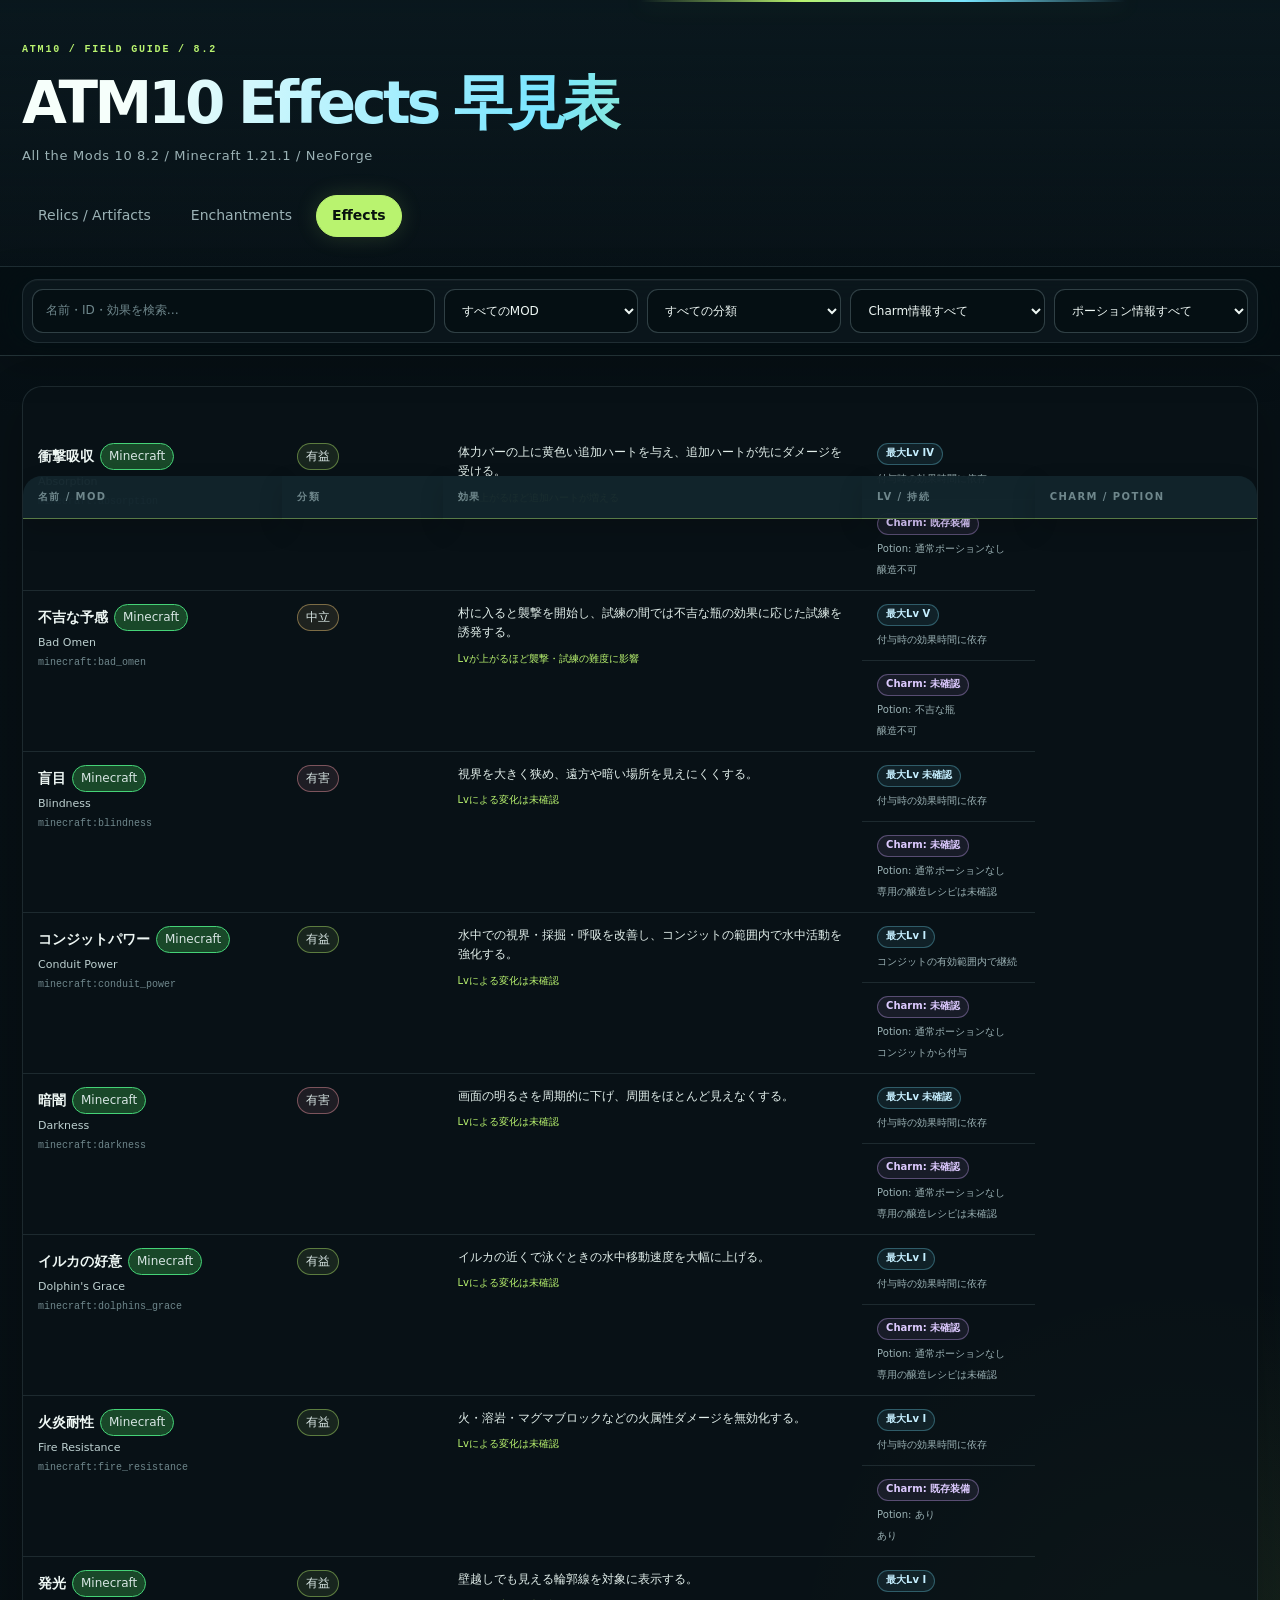
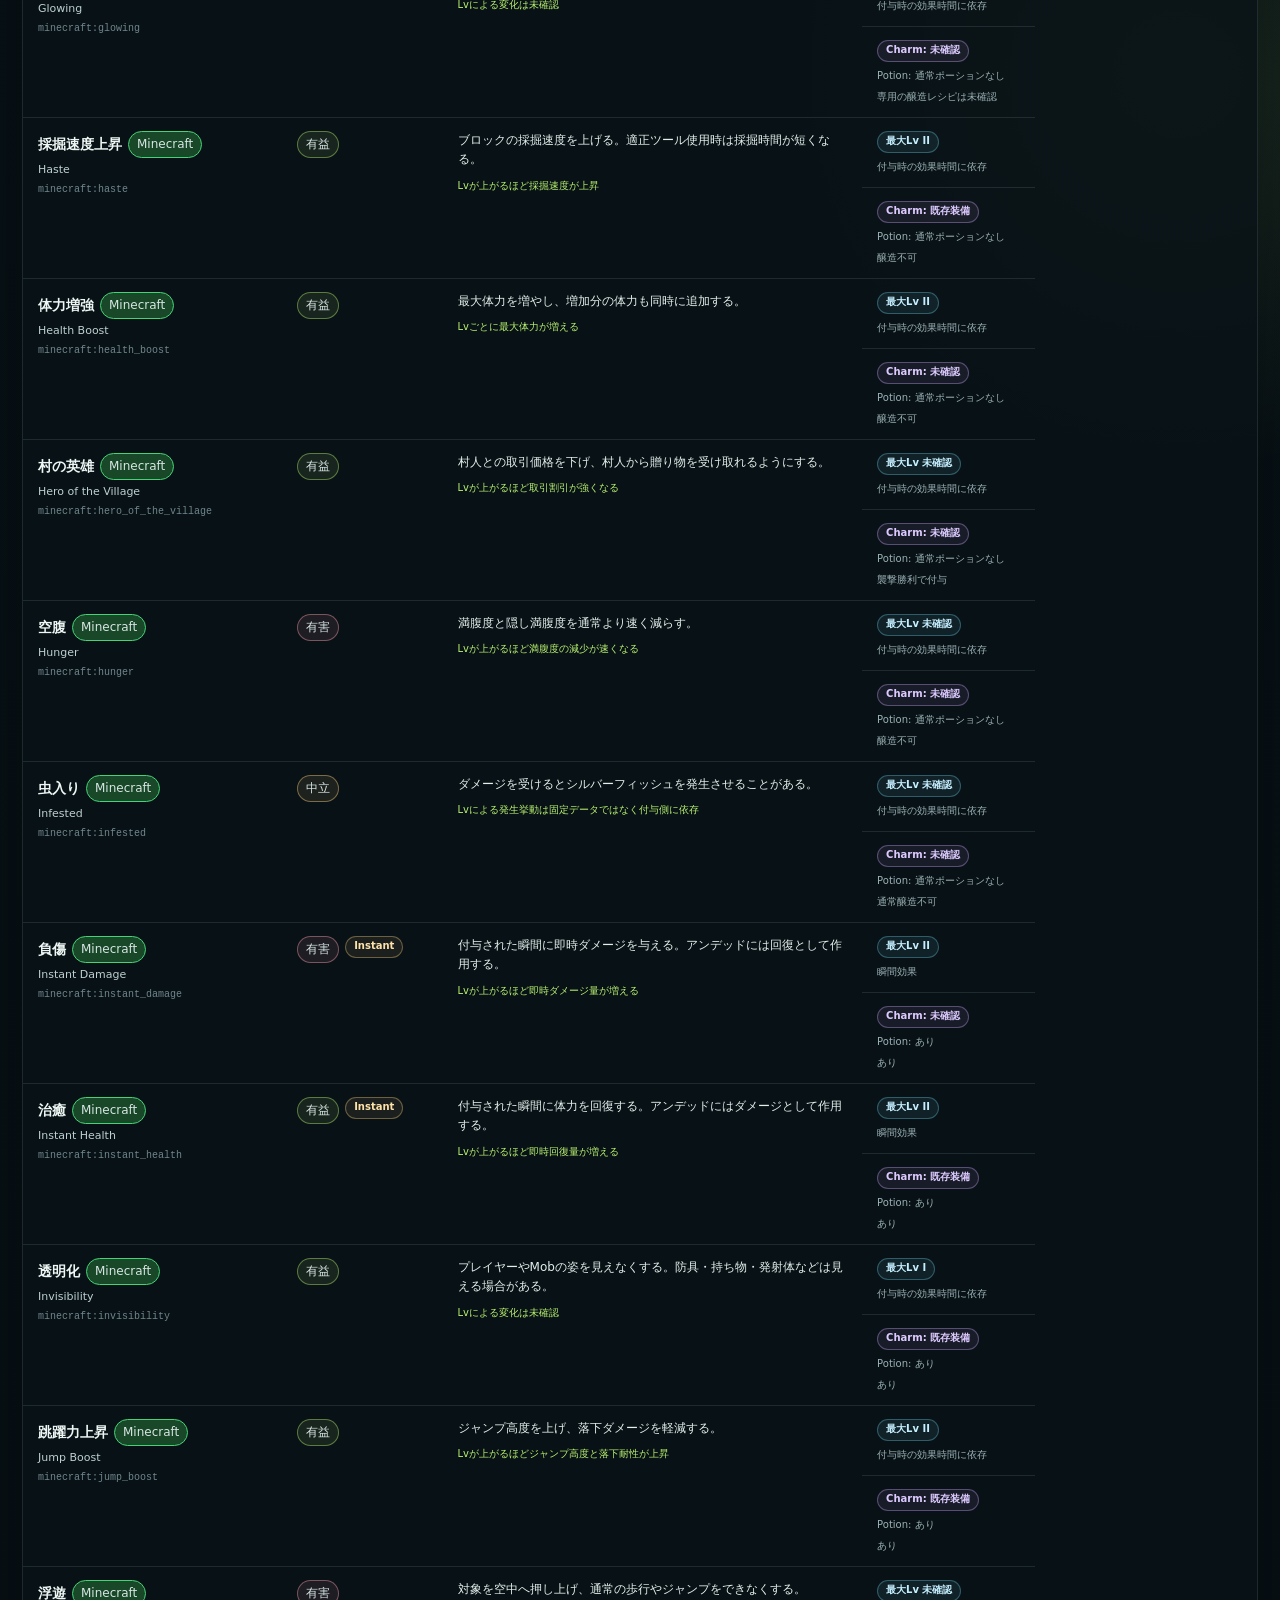
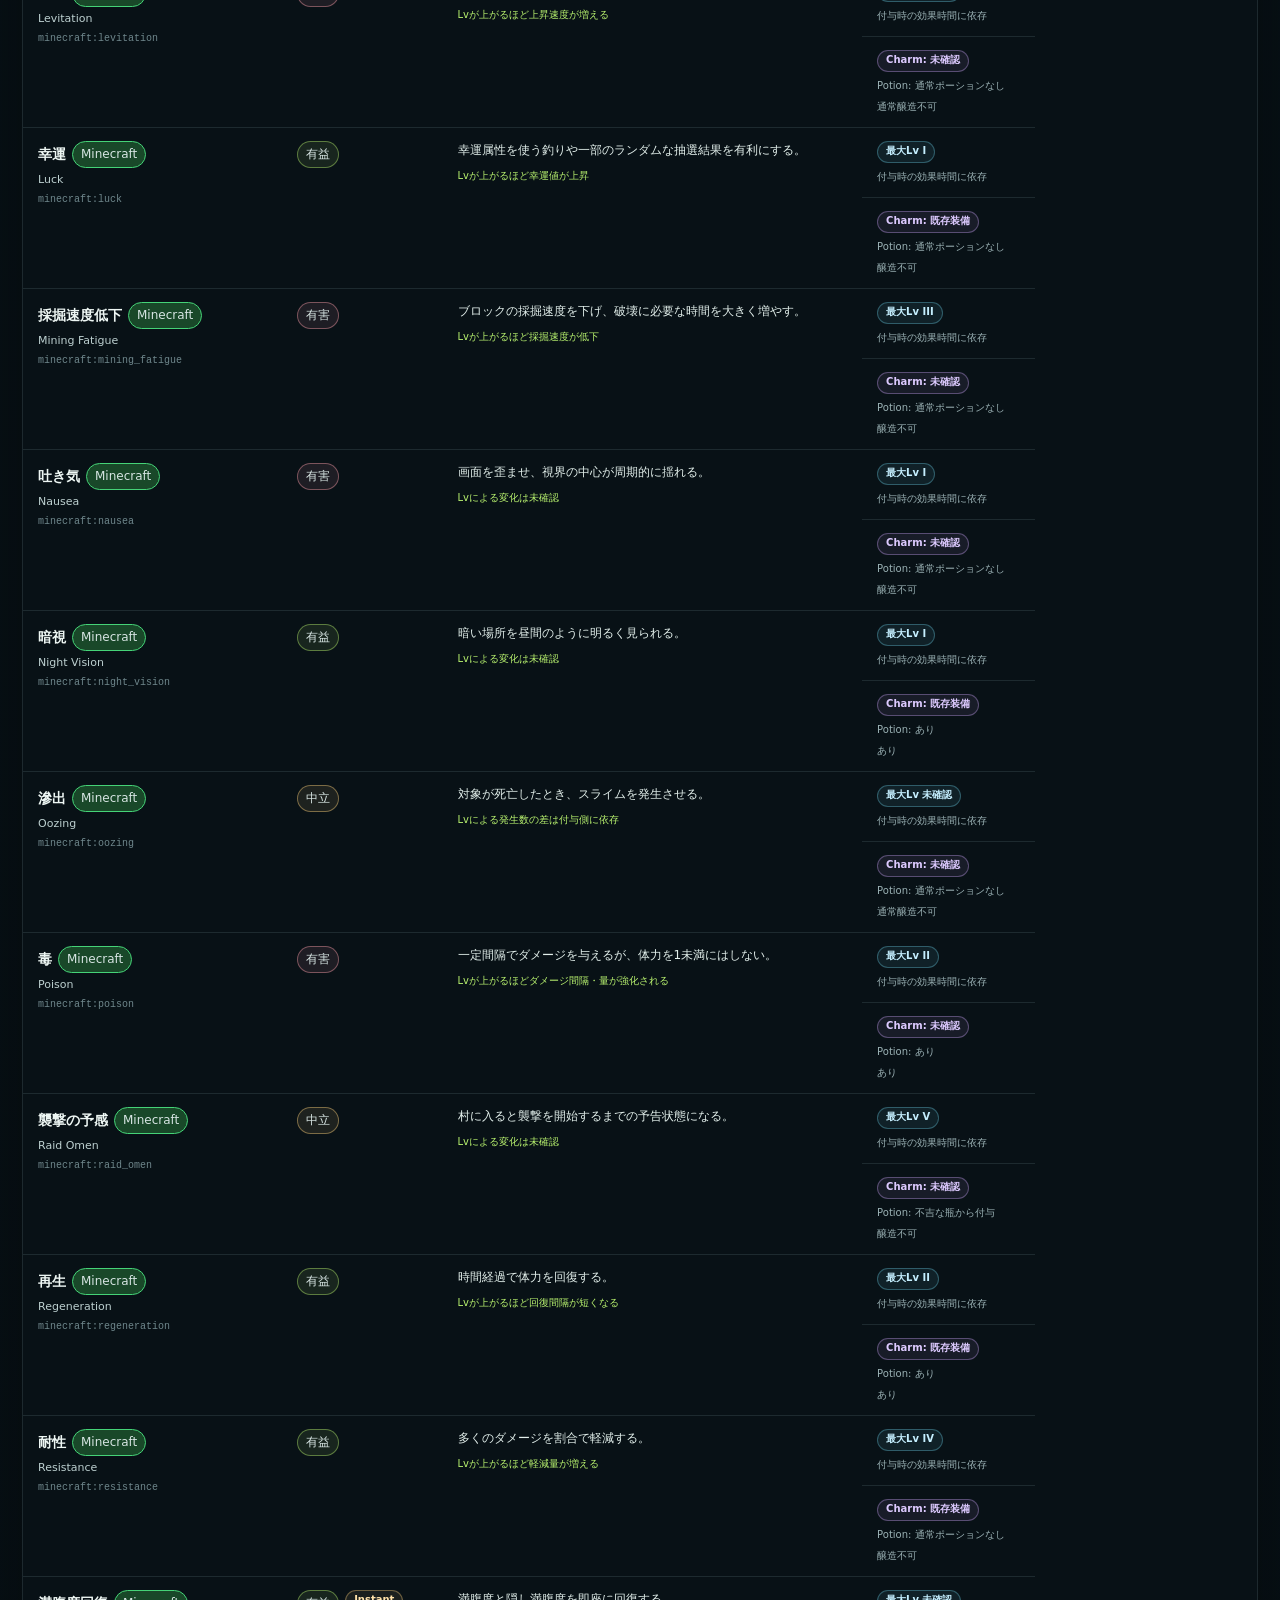
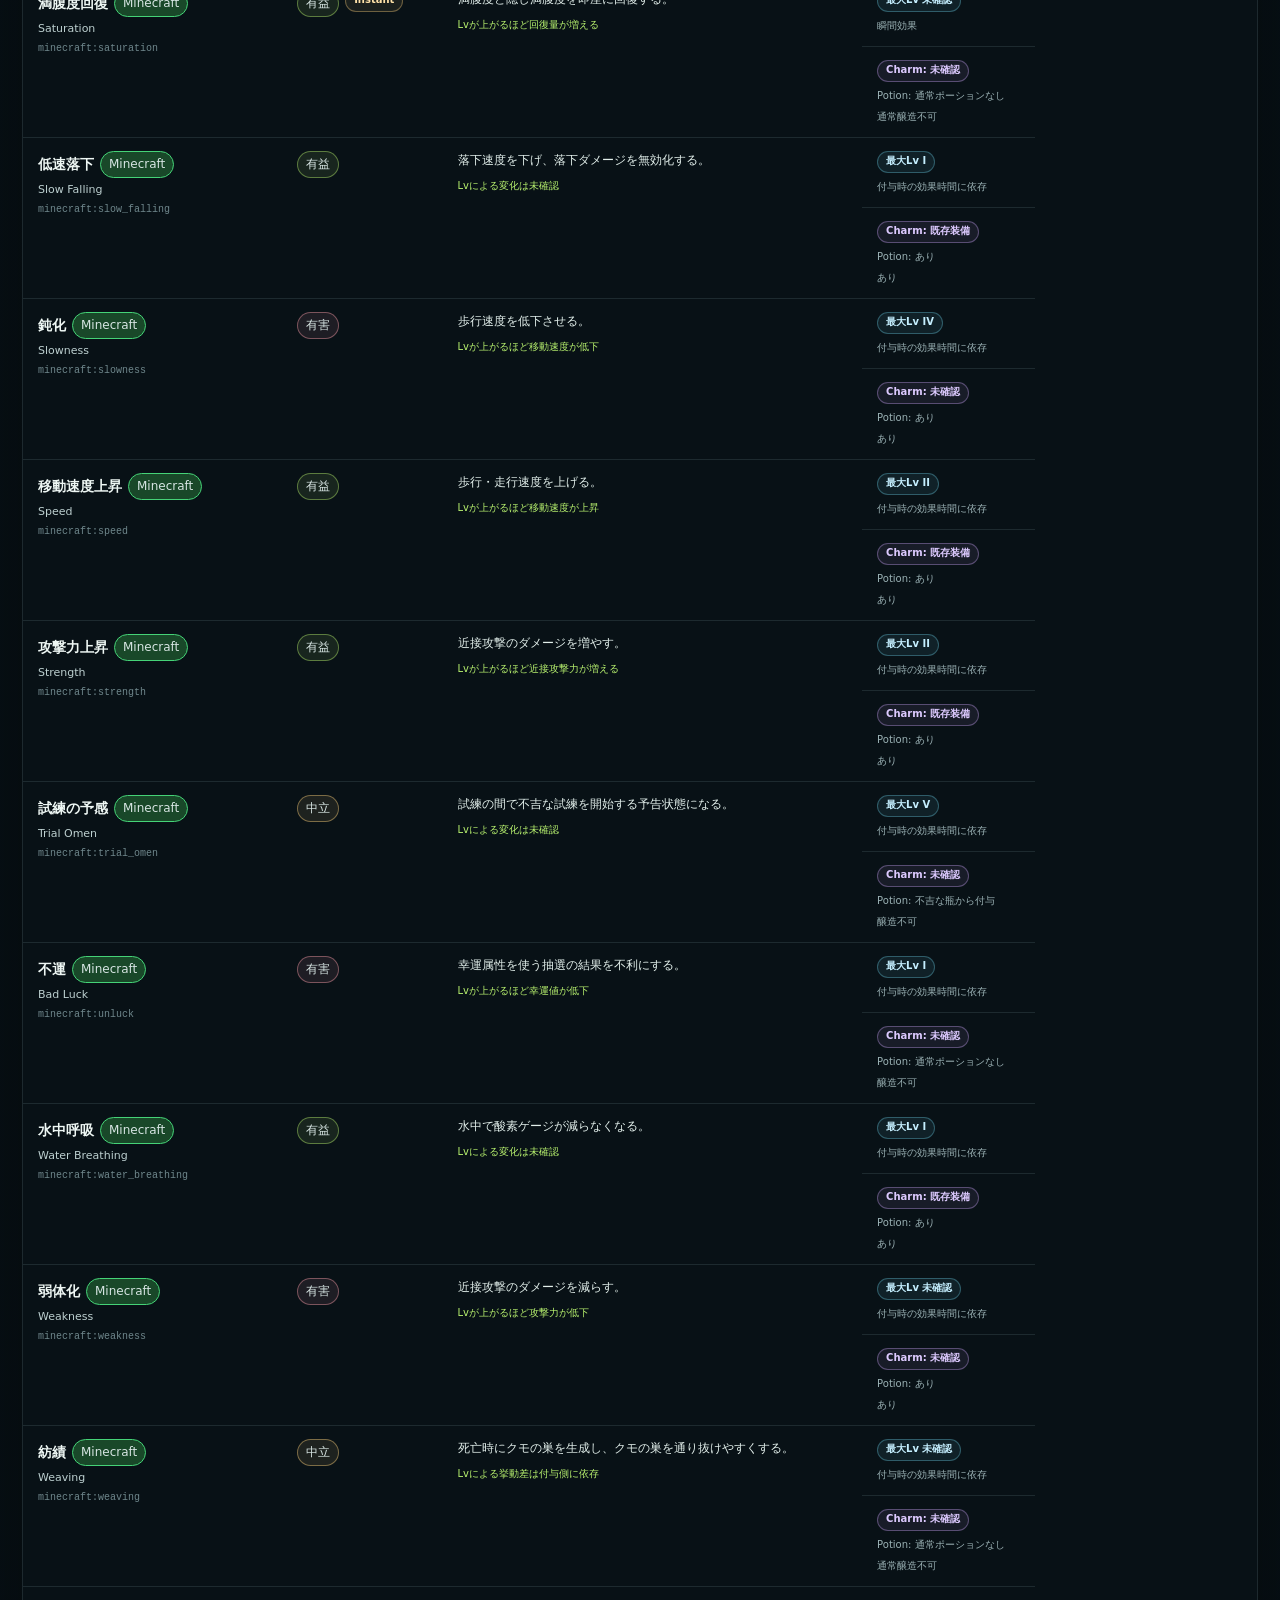
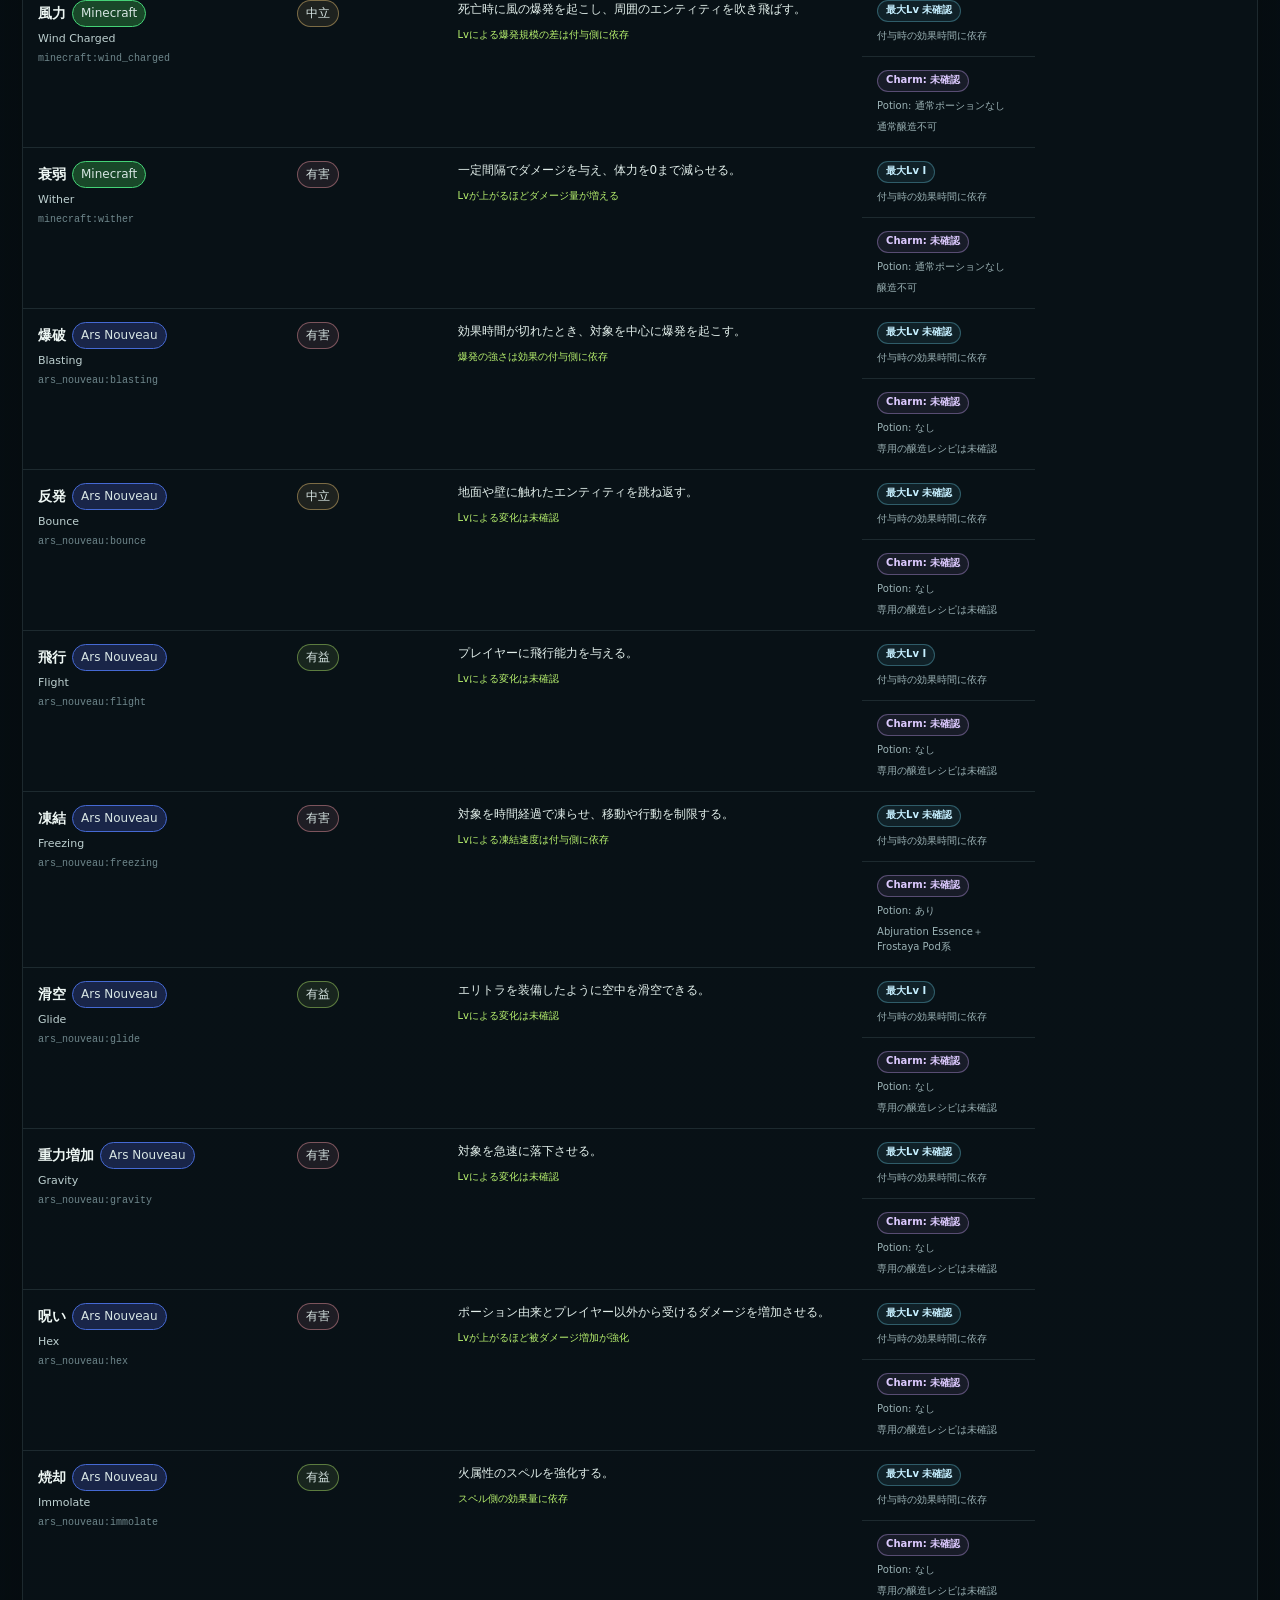
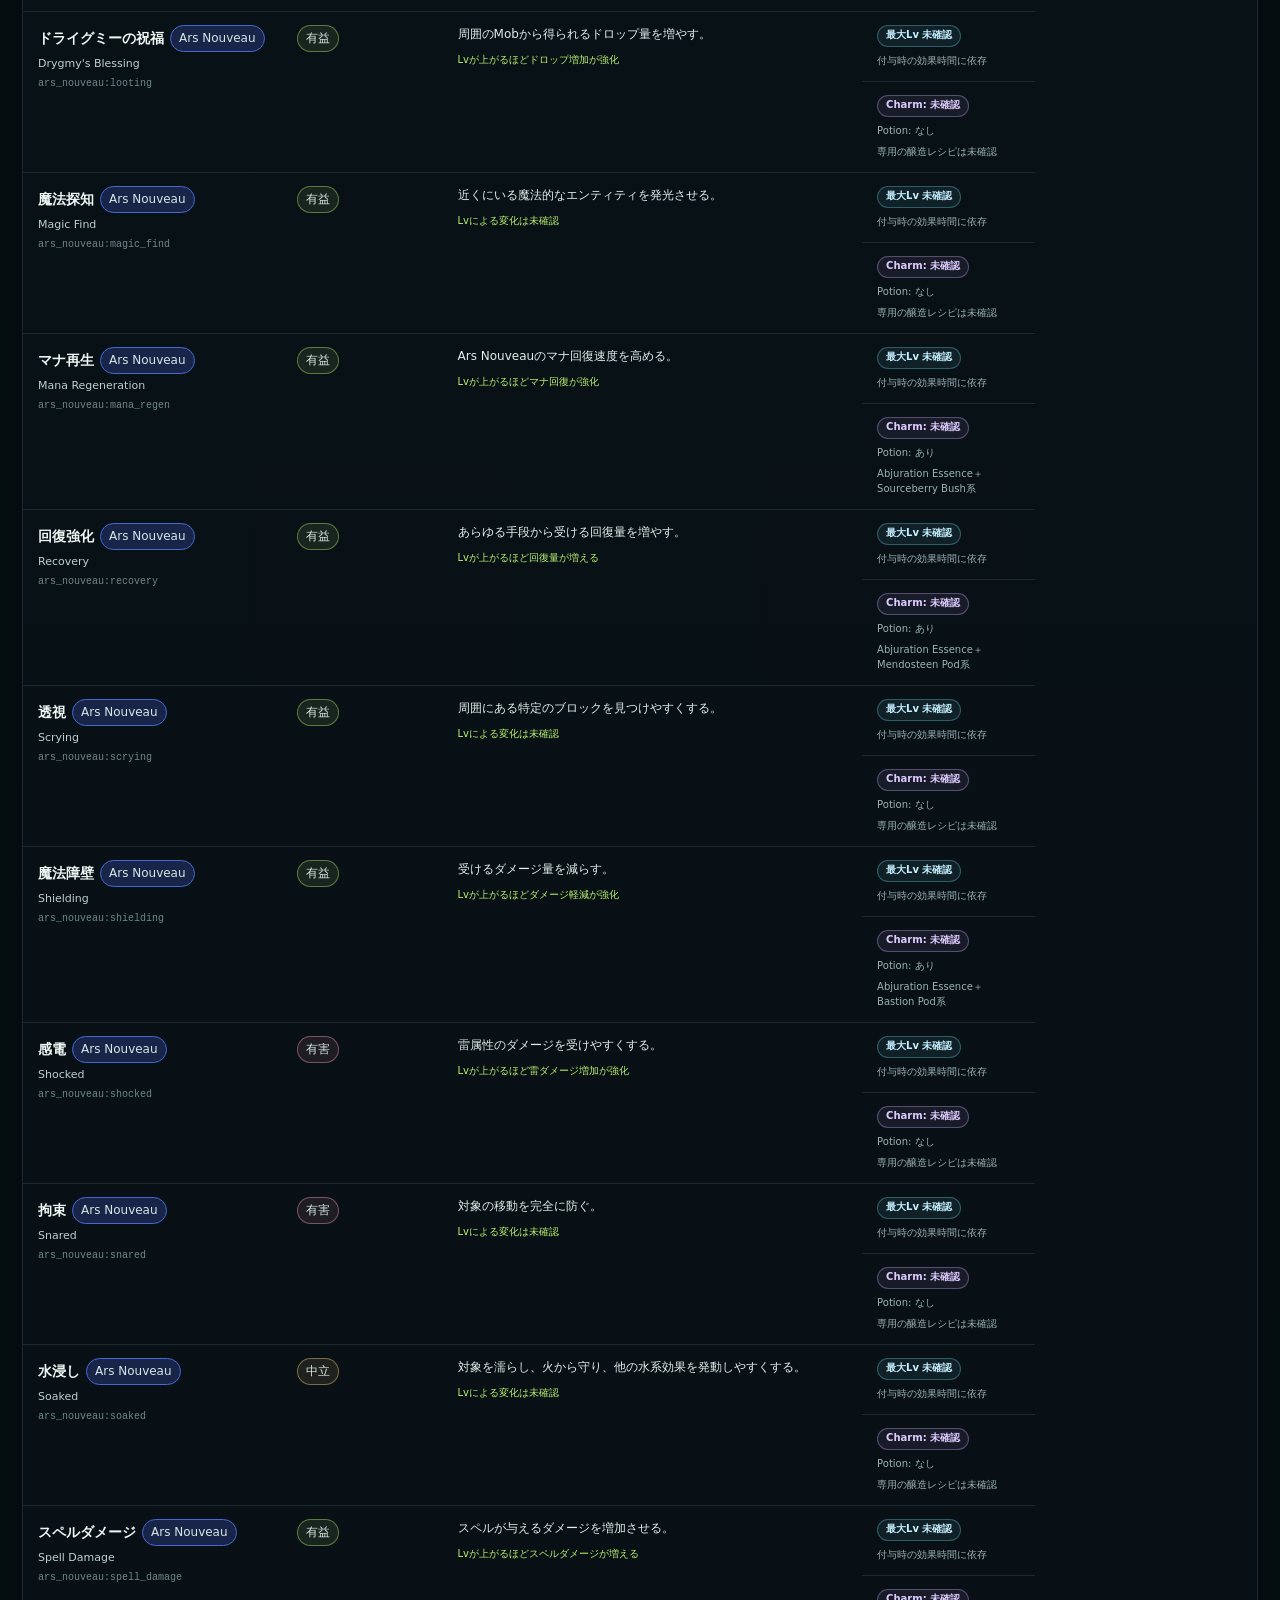
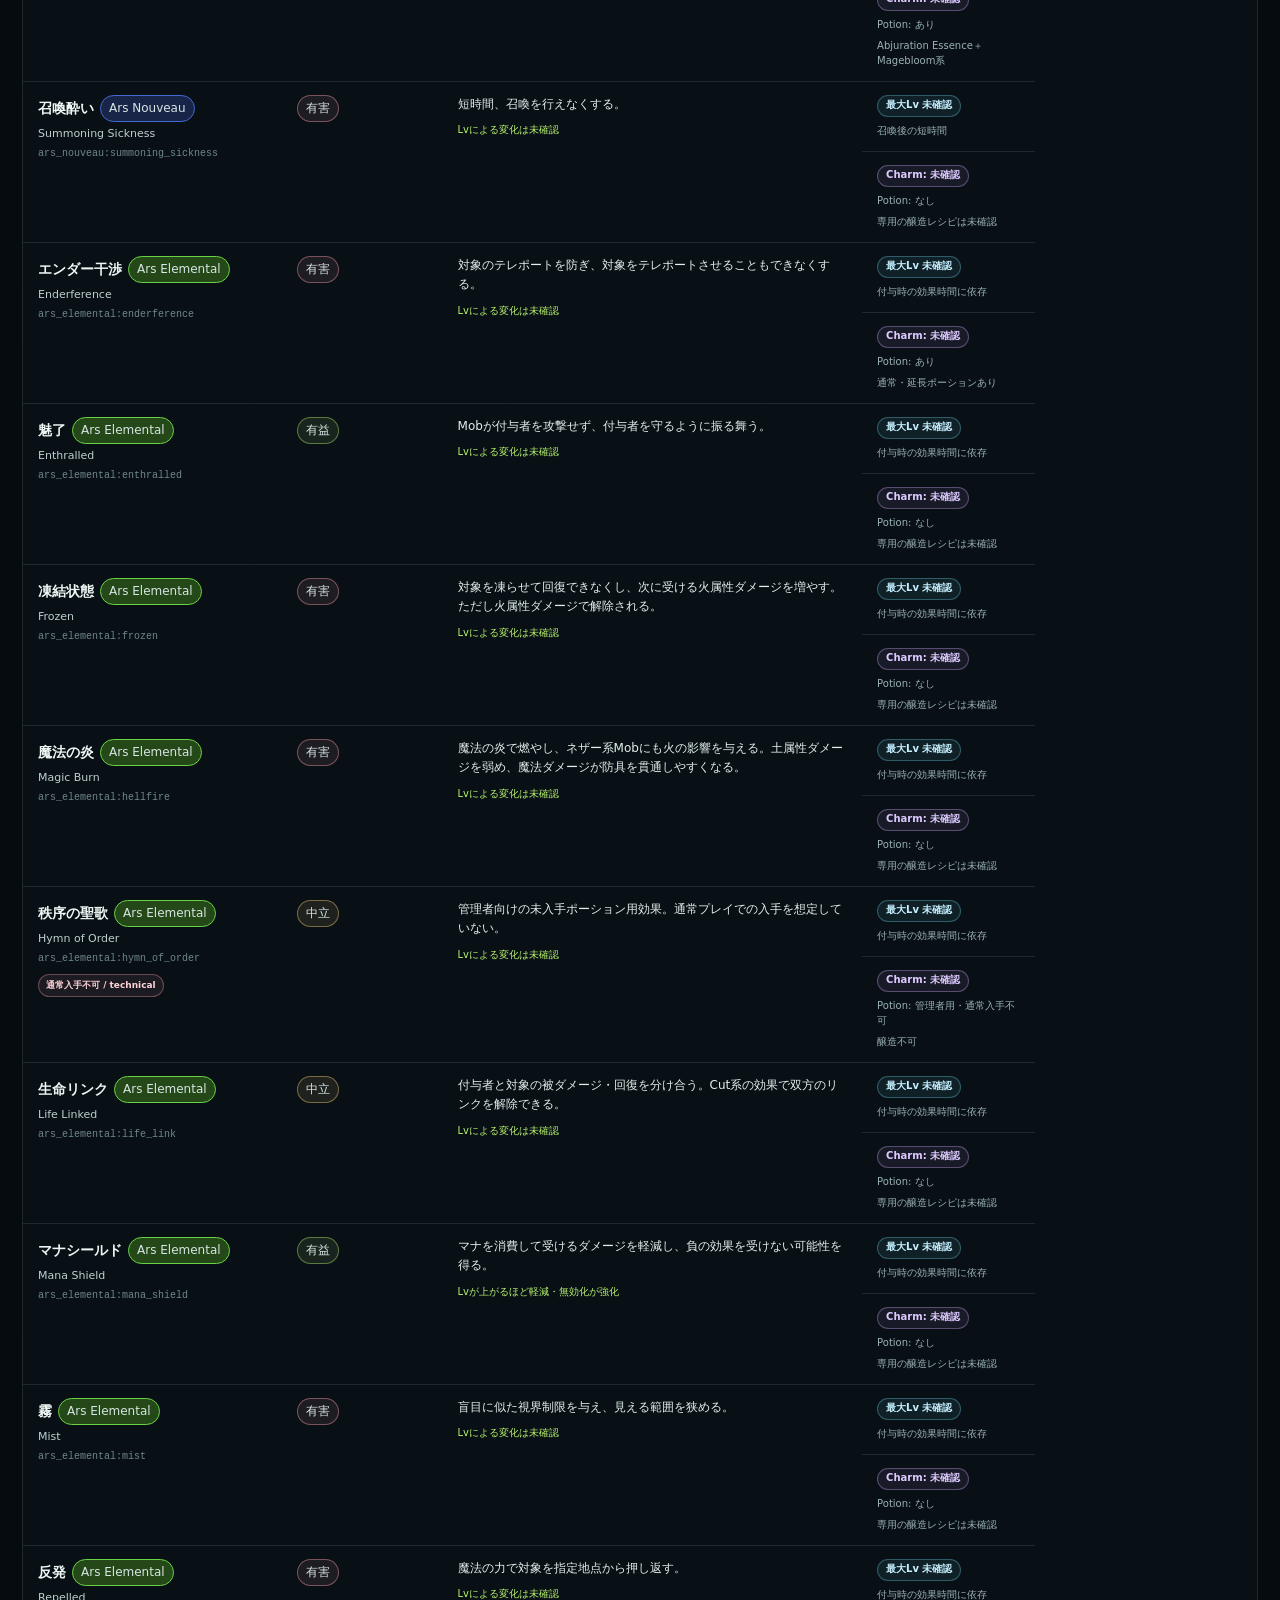
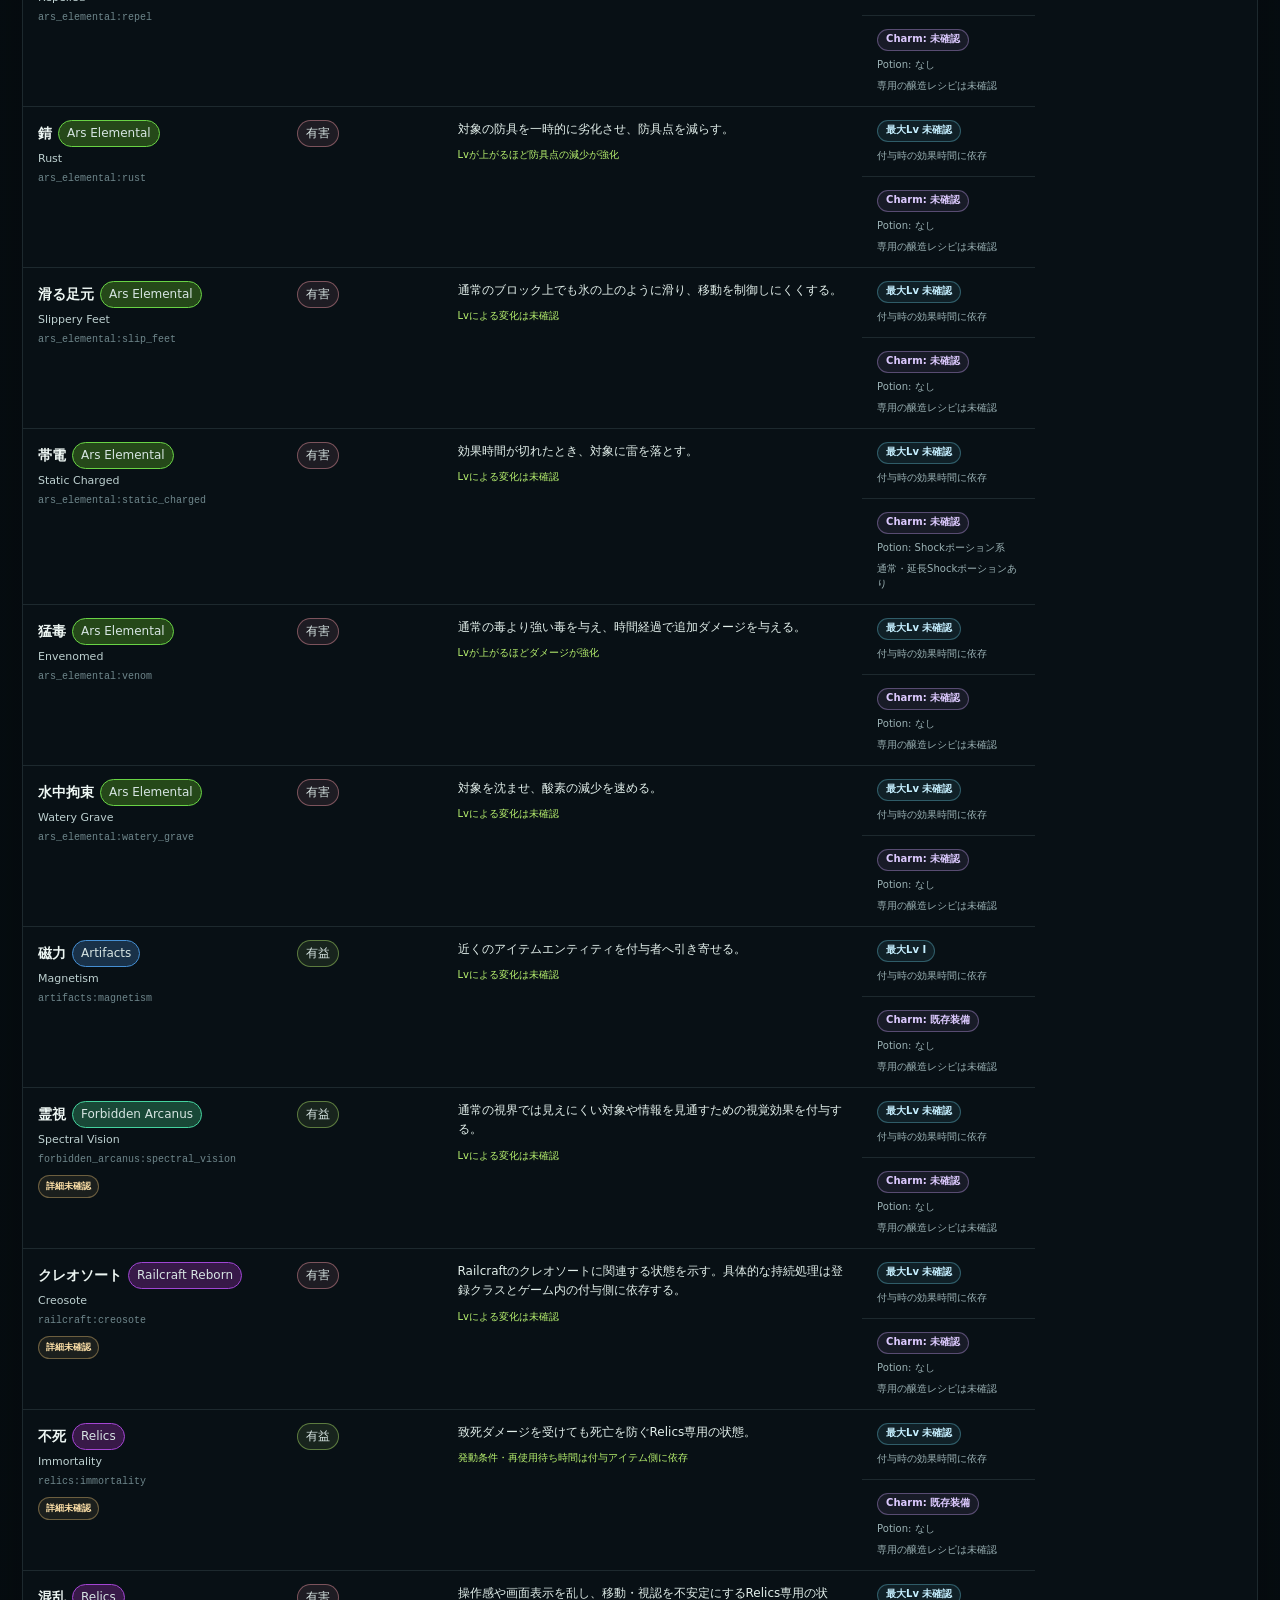
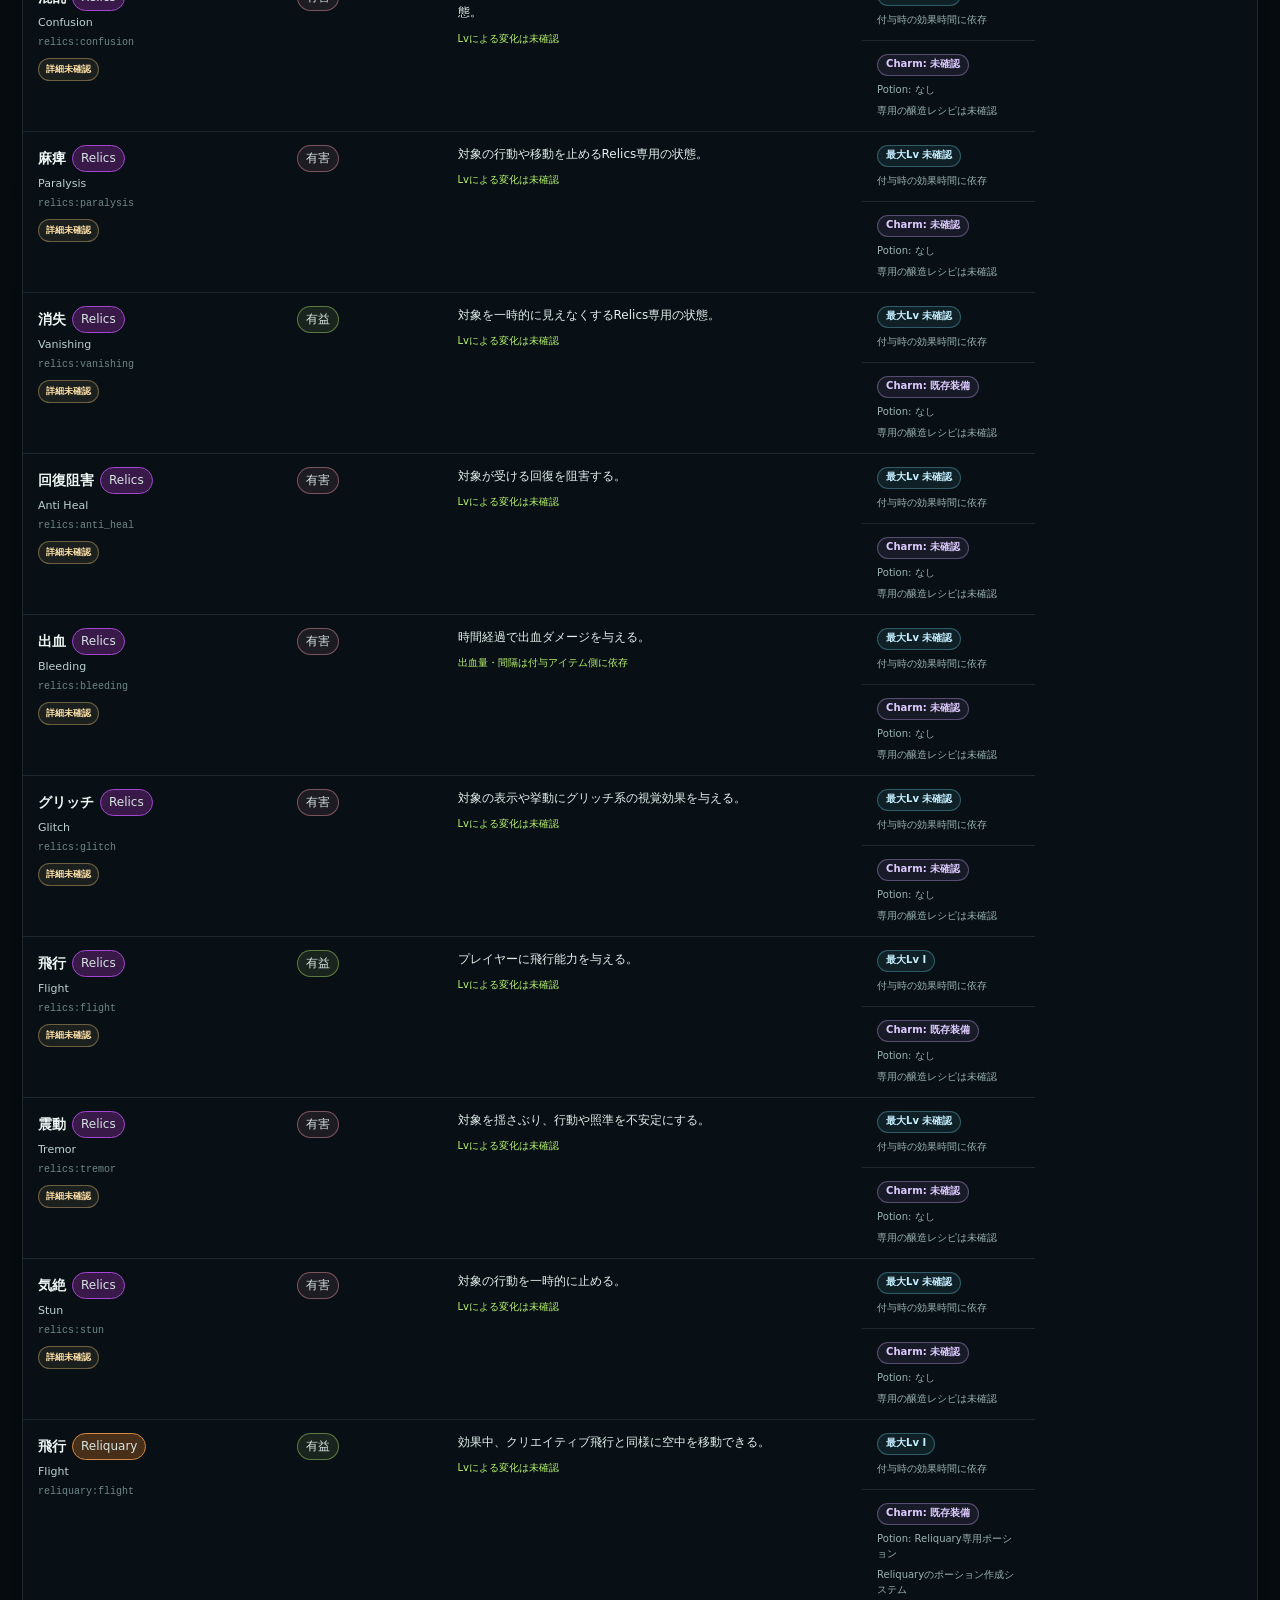
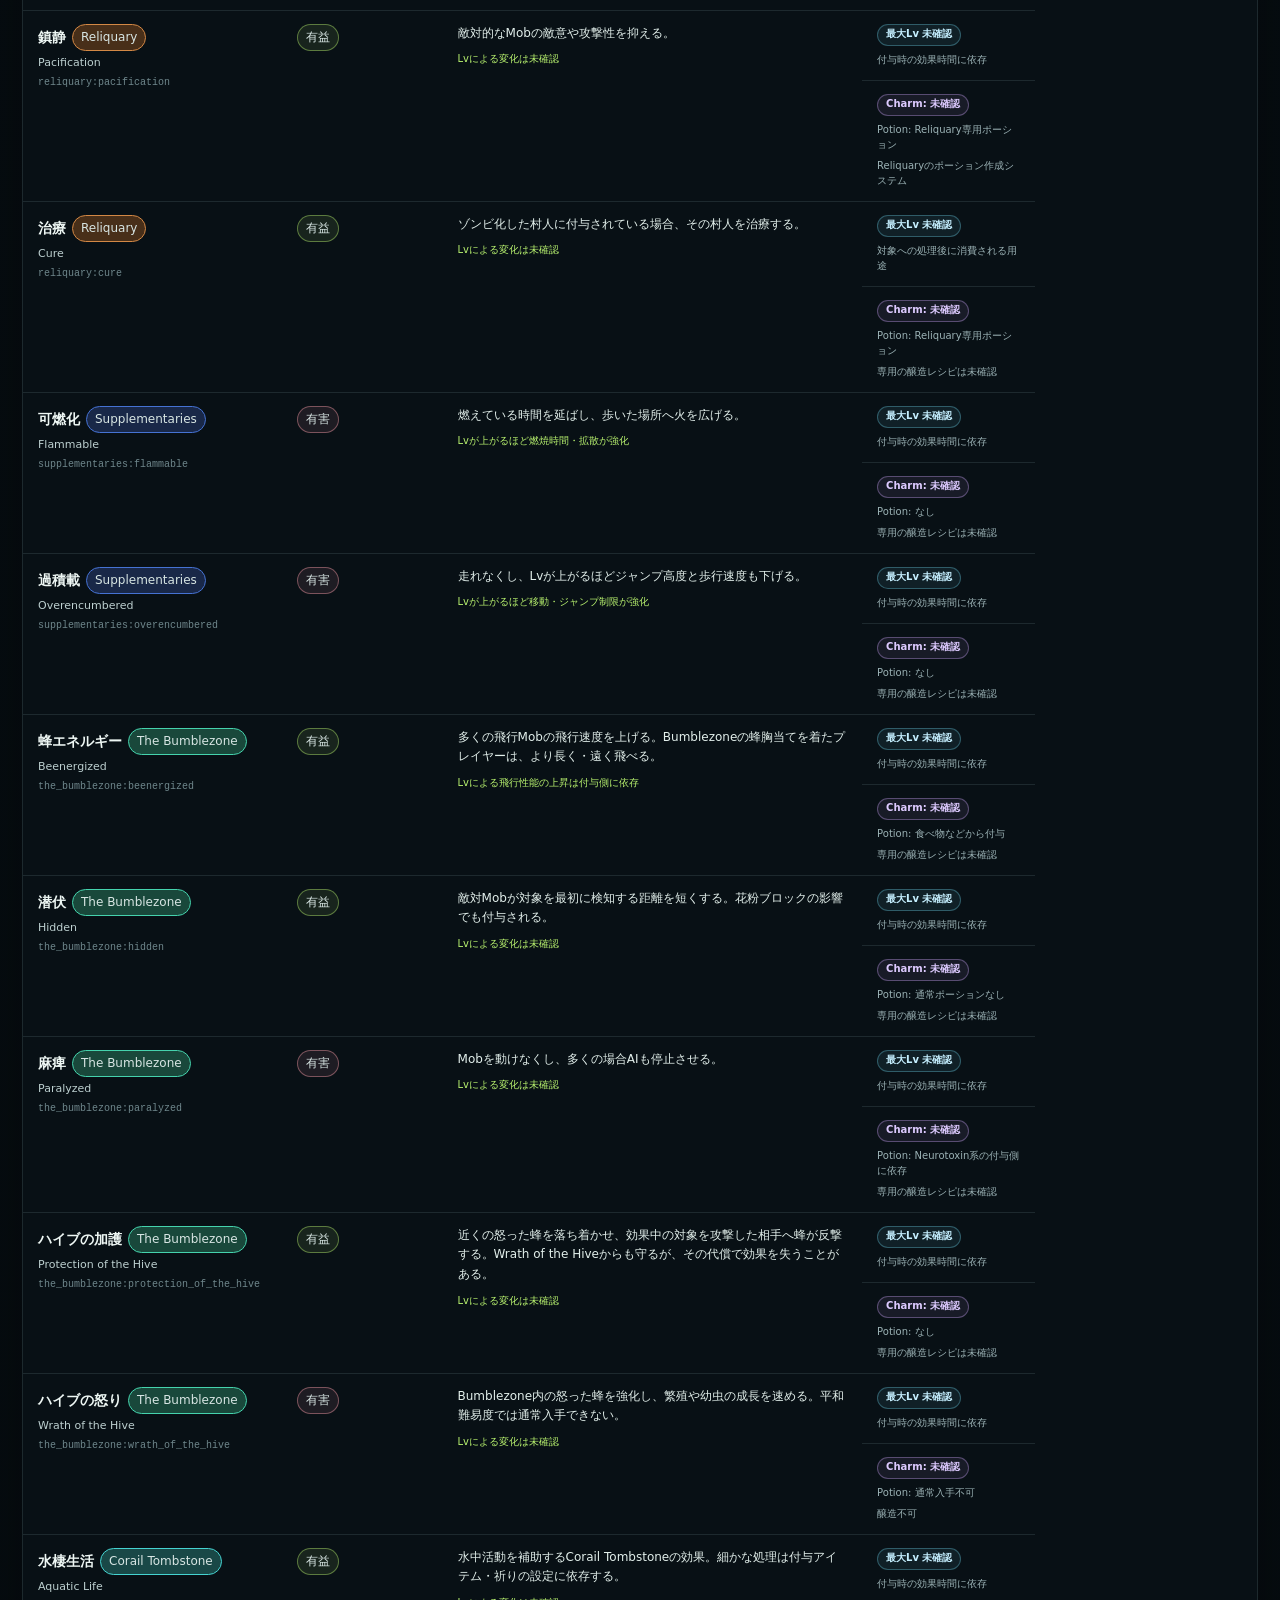
<file: effects.html>
<!doctype html>
<html lang="ja">
  <head>
    <meta charset="utf-8" />
    <meta name="viewport" content="width=device-width, initial-scale=1" />
    <title>ATM10 Effects / Potion Effects 早見表</title>
    <link rel="stylesheet" href="./styles.css?v=effects-20261002" />
    <script src="./site.js" defer></script>
  </head>
  <body class="effect-page">
    <header class="site-header">
      <div class="container">
        <h1>ATM10 Effects 早見表</h1>
        <p class="subtitle">All the Mods 10 8.2 / Minecraft 1.21.1 / NeoForge</p>
        <nav class="site-nav" aria-label="サイト内ナビゲーション">
          <button
            class="site-nav-toggle"
            type="button"
            aria-expanded="false"
            aria-controls="site-nav-links"
            aria-label="メニューを開く"
          >
            <span aria-hidden="true">☰</span>
          </button>
          <div class="site-nav-links" id="site-nav-links">
            <a href="./index.html">Relics / Artifacts</a>
            <a href="./enchantments.html">Enchantments</a>
            <a href="./effects.html" class="active" aria-current="page">Effects</a>
          </div>
        </nav>
      </div>
    </header>

    <section class="filter-bar">
      <div class="container filters effect-filters">
        <input
          id="effectSearch"
          class="control"
          type="search"
          placeholder="名前・ID・効果を検索…"
          autocomplete="off"
        />
        <select id="effectModFilter" class="control">
          <option value="">すべてのMOD</option>
        </select>
        <select id="effectCategoryFilter" class="control">
          <option value="">すべての分類</option>
        </select>
        <select id="effectCharmFilter" class="control">
          <option value="">Charm情報すべて</option>
        </select>
        <select id="effectPotionFilter" class="control">
          <option value="">ポーション情報すべて</option>
        </select>
      </div>
    </section>

    <main class="container">
      <div class="table-wrap effect-table">
        <table>
          <colgroup>
            <col class="effect-name-col" />
            <col class="effect-category-col" />
            <col class="effect-description-col" />
            <col class="effect-level-col" />
            <col class="effect-access-col" />
          </colgroup>
          <thead>
            <tr>
              <th>名前 / MOD</th>
              <th>分類</th>
              <th>効果</th>
              <th>Lv / 持続</th>
              <th>Charm / Potion</th>
            </tr>
          </thead>
          <tbody id="effectRows"></tbody>
        </table>
      </div>
    </main>

    <script src="./effects-data.js?v=effects-20261002"></script>
    <script src="./effects.js?v=effects-20261002"></script>
  </body>
</html>
</file>
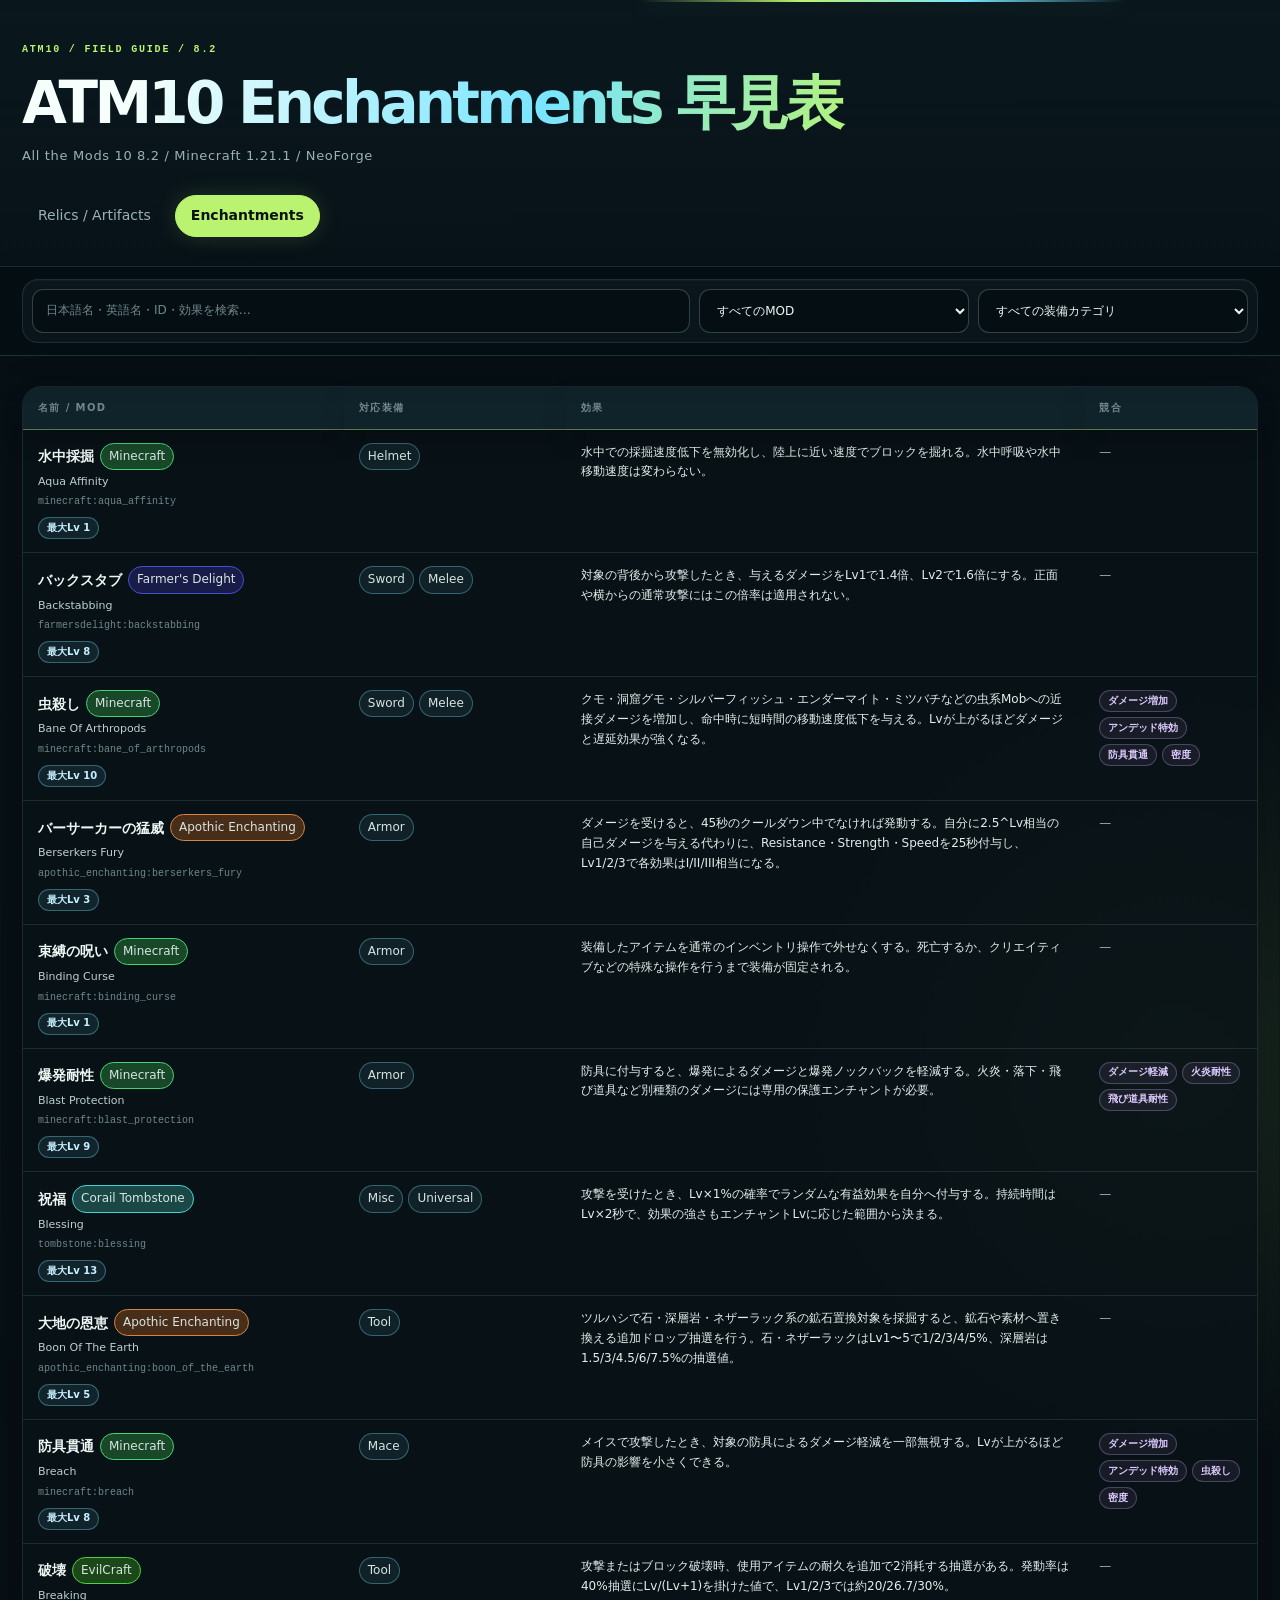
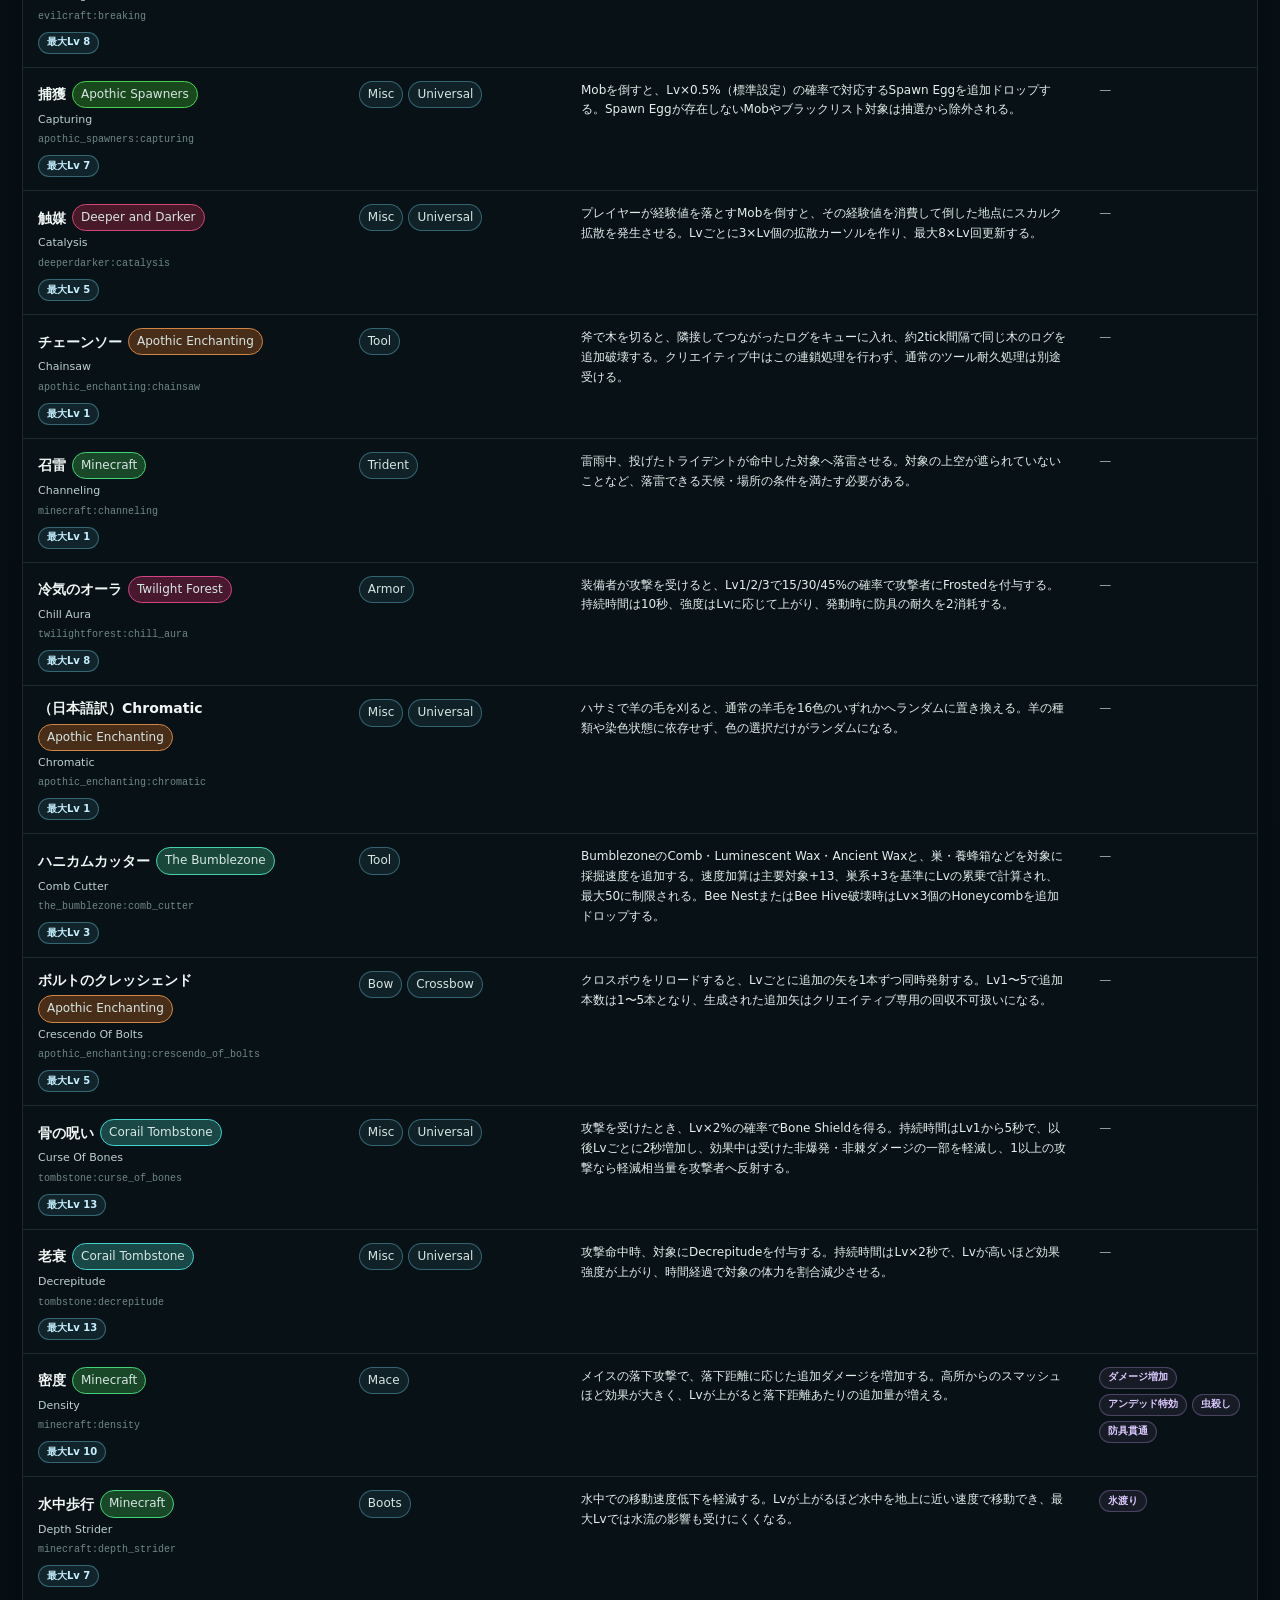
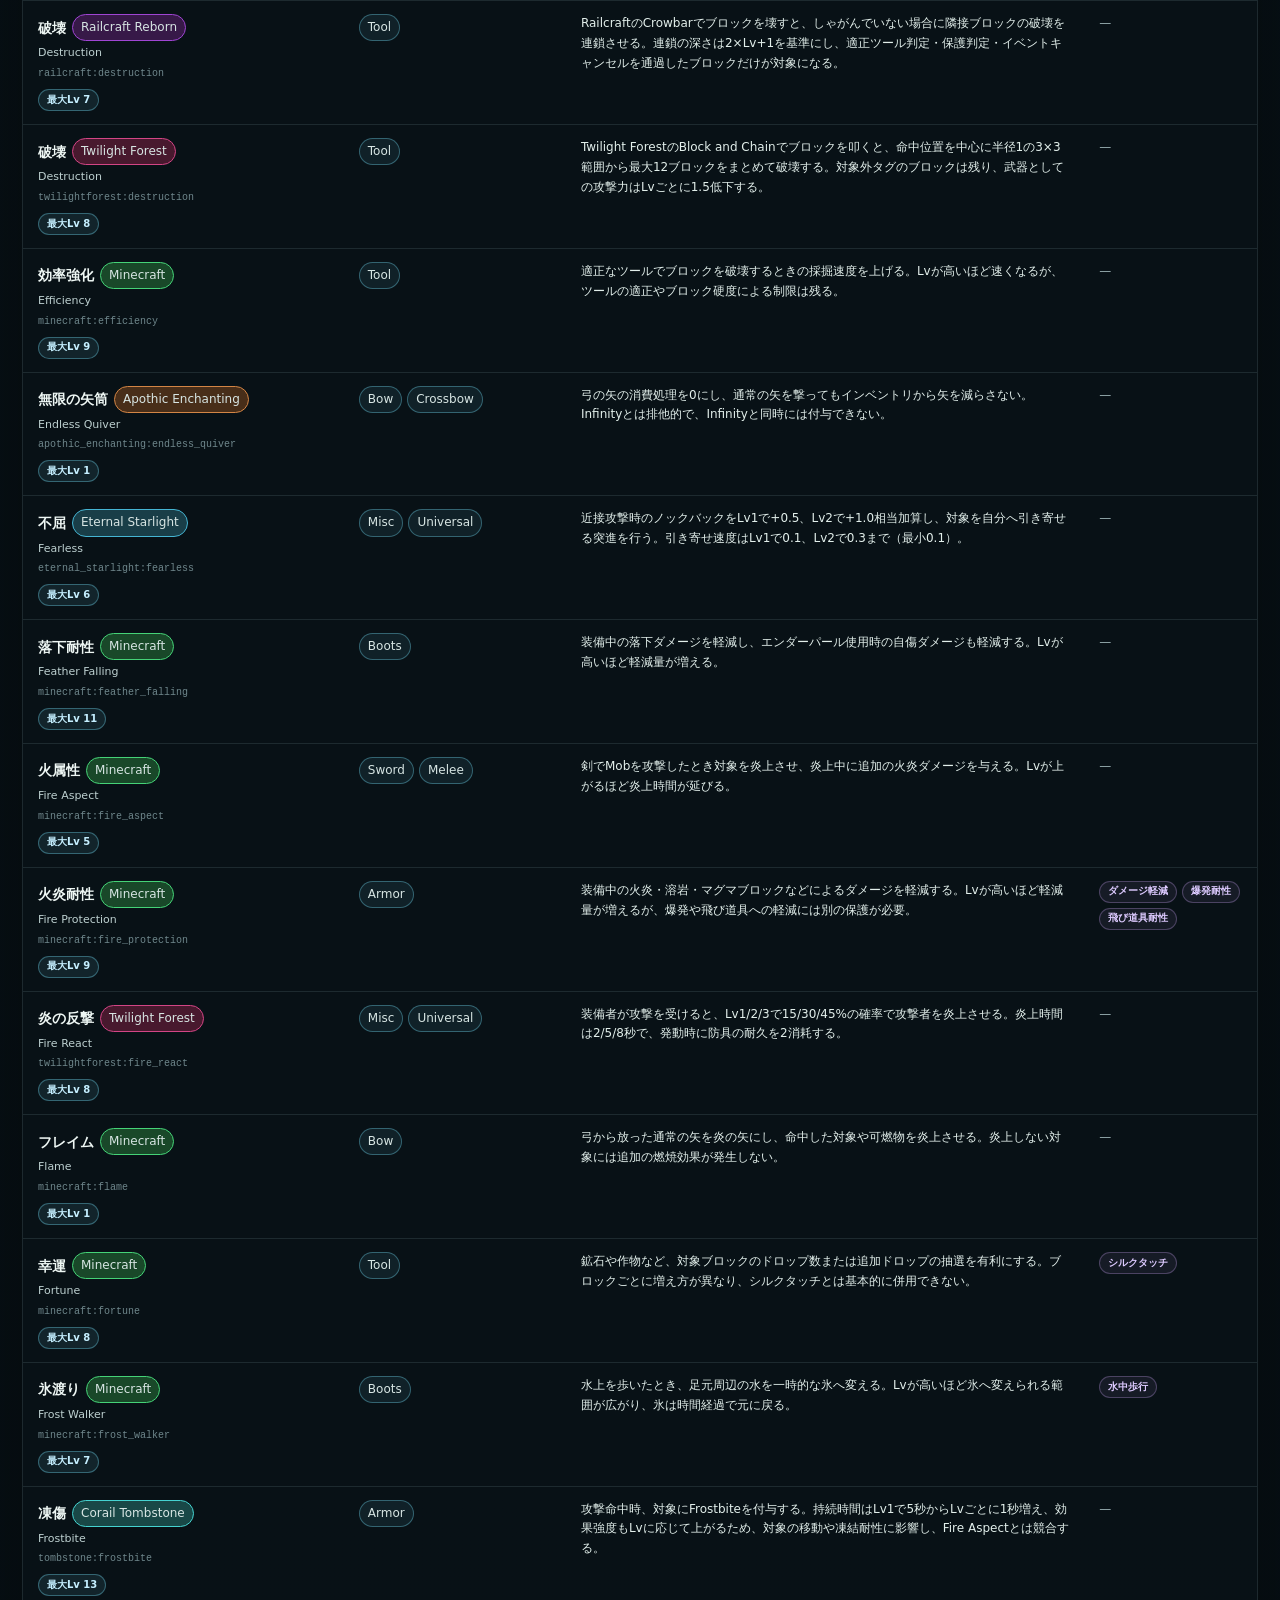
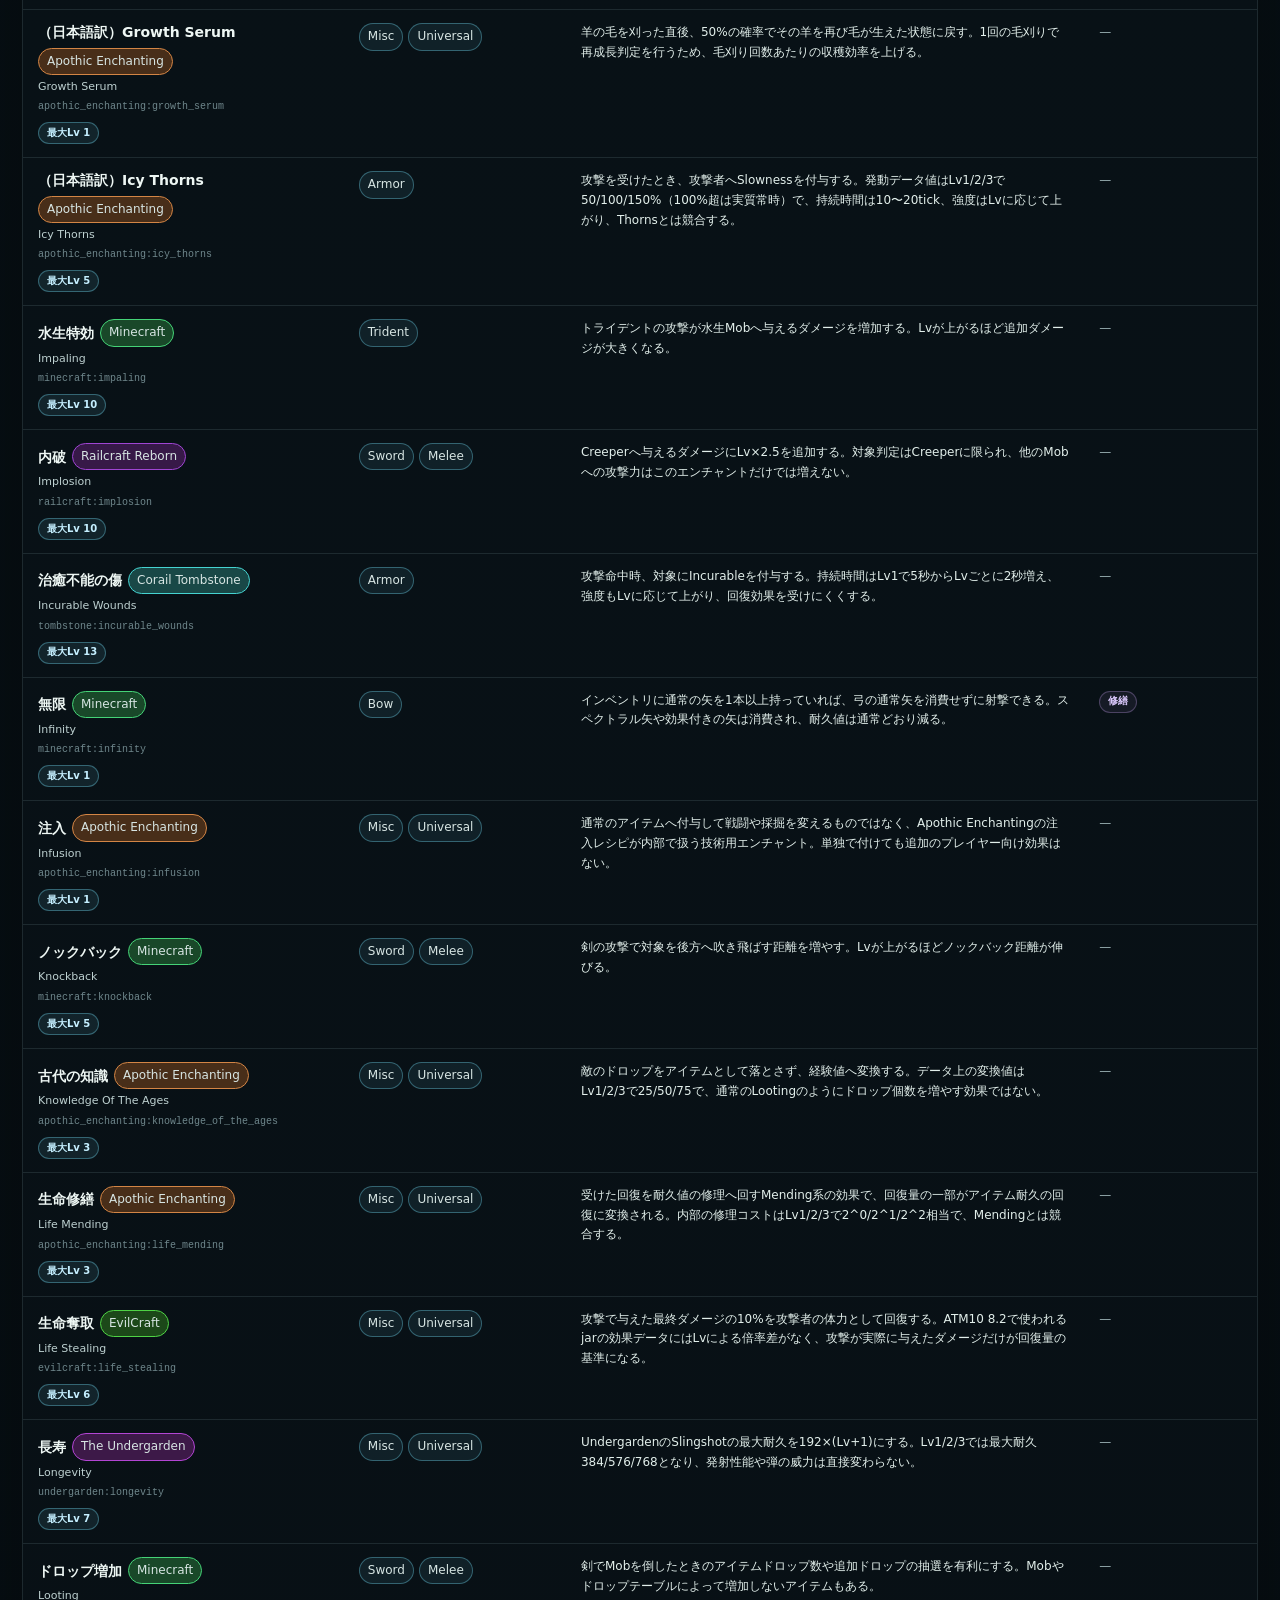
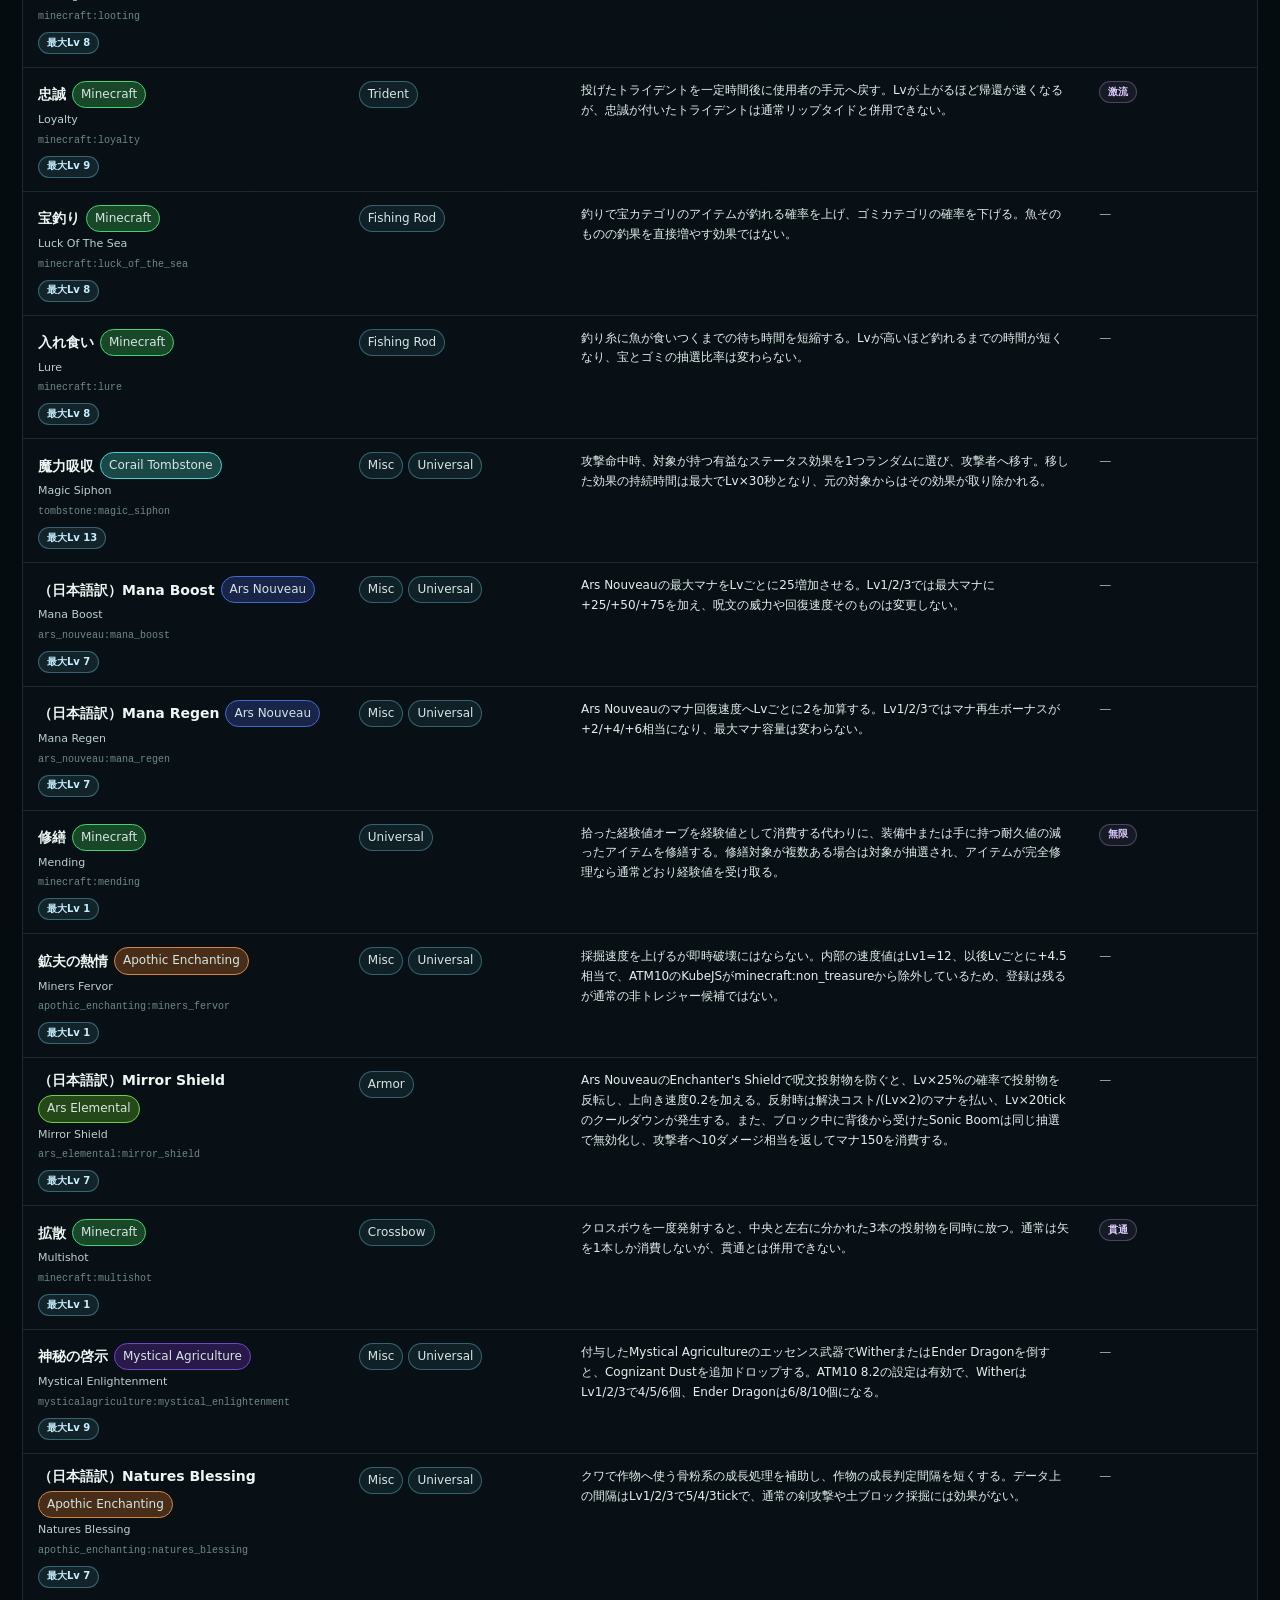
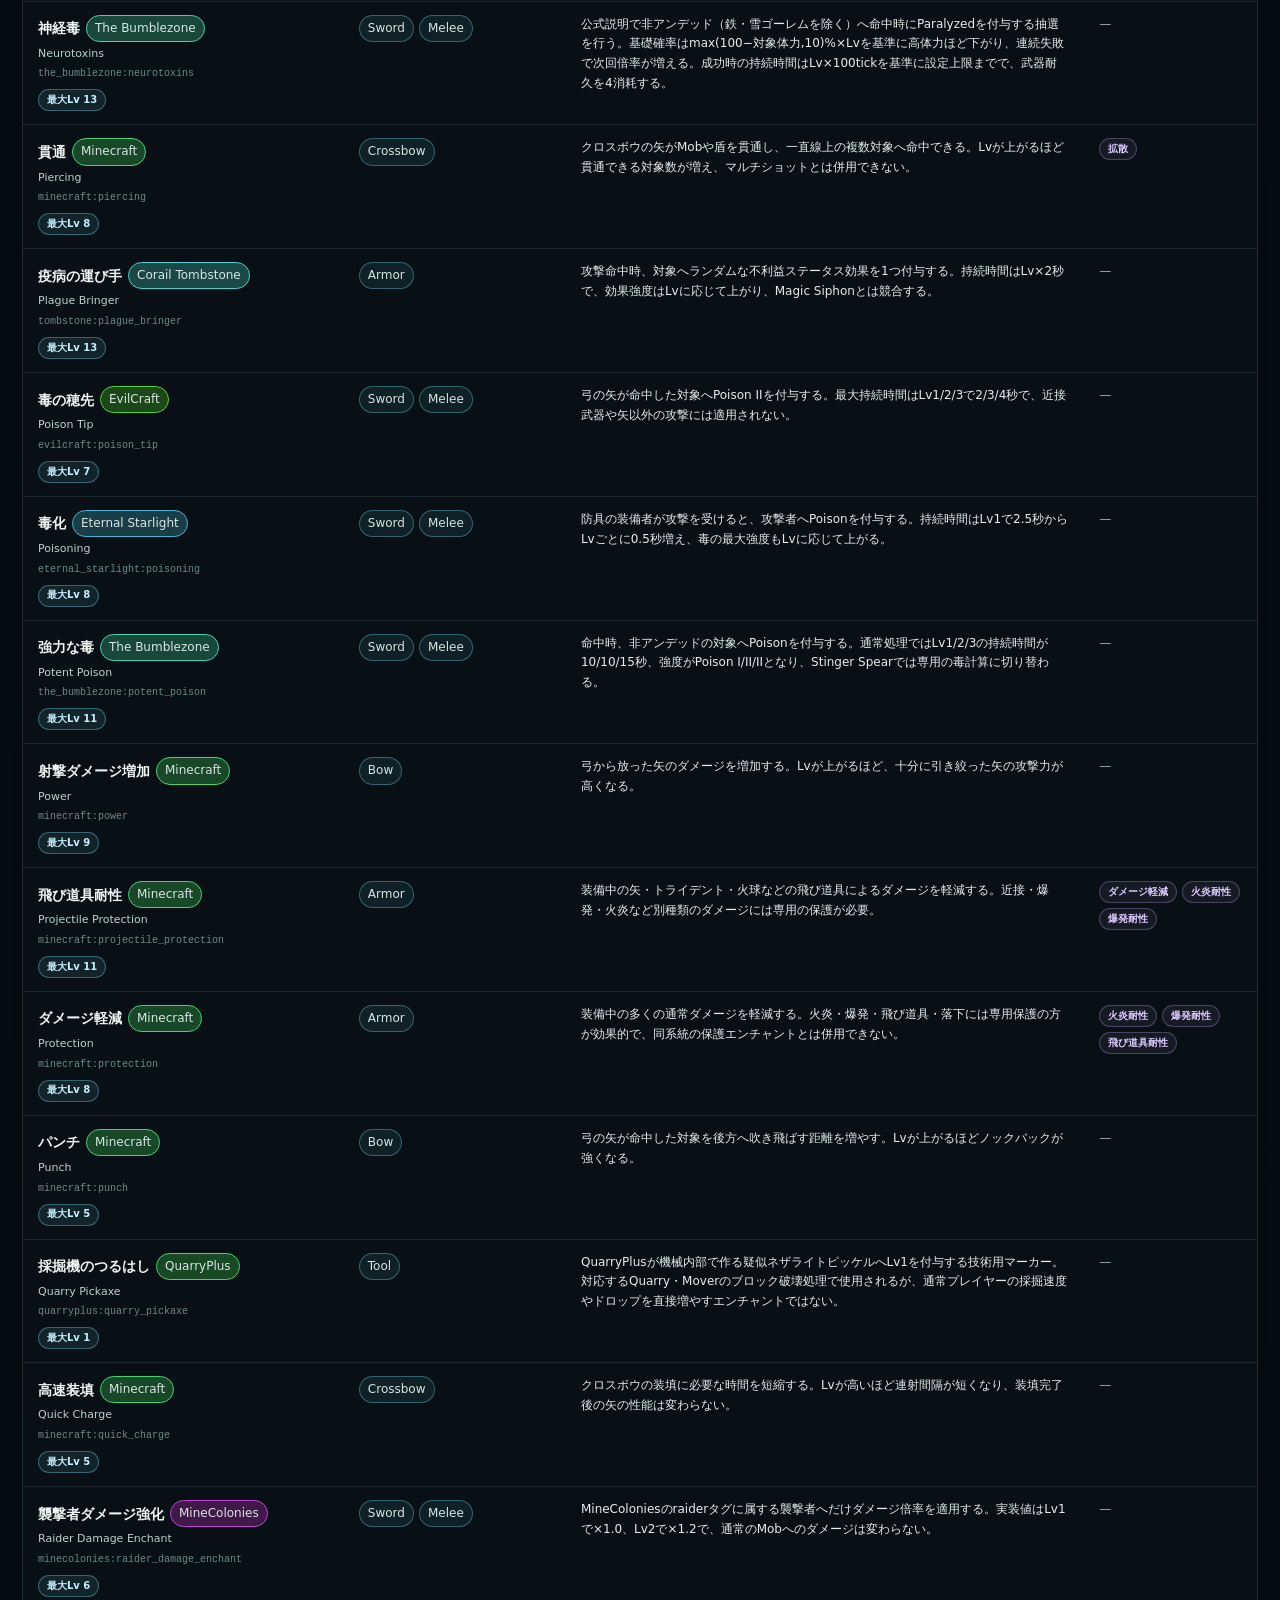
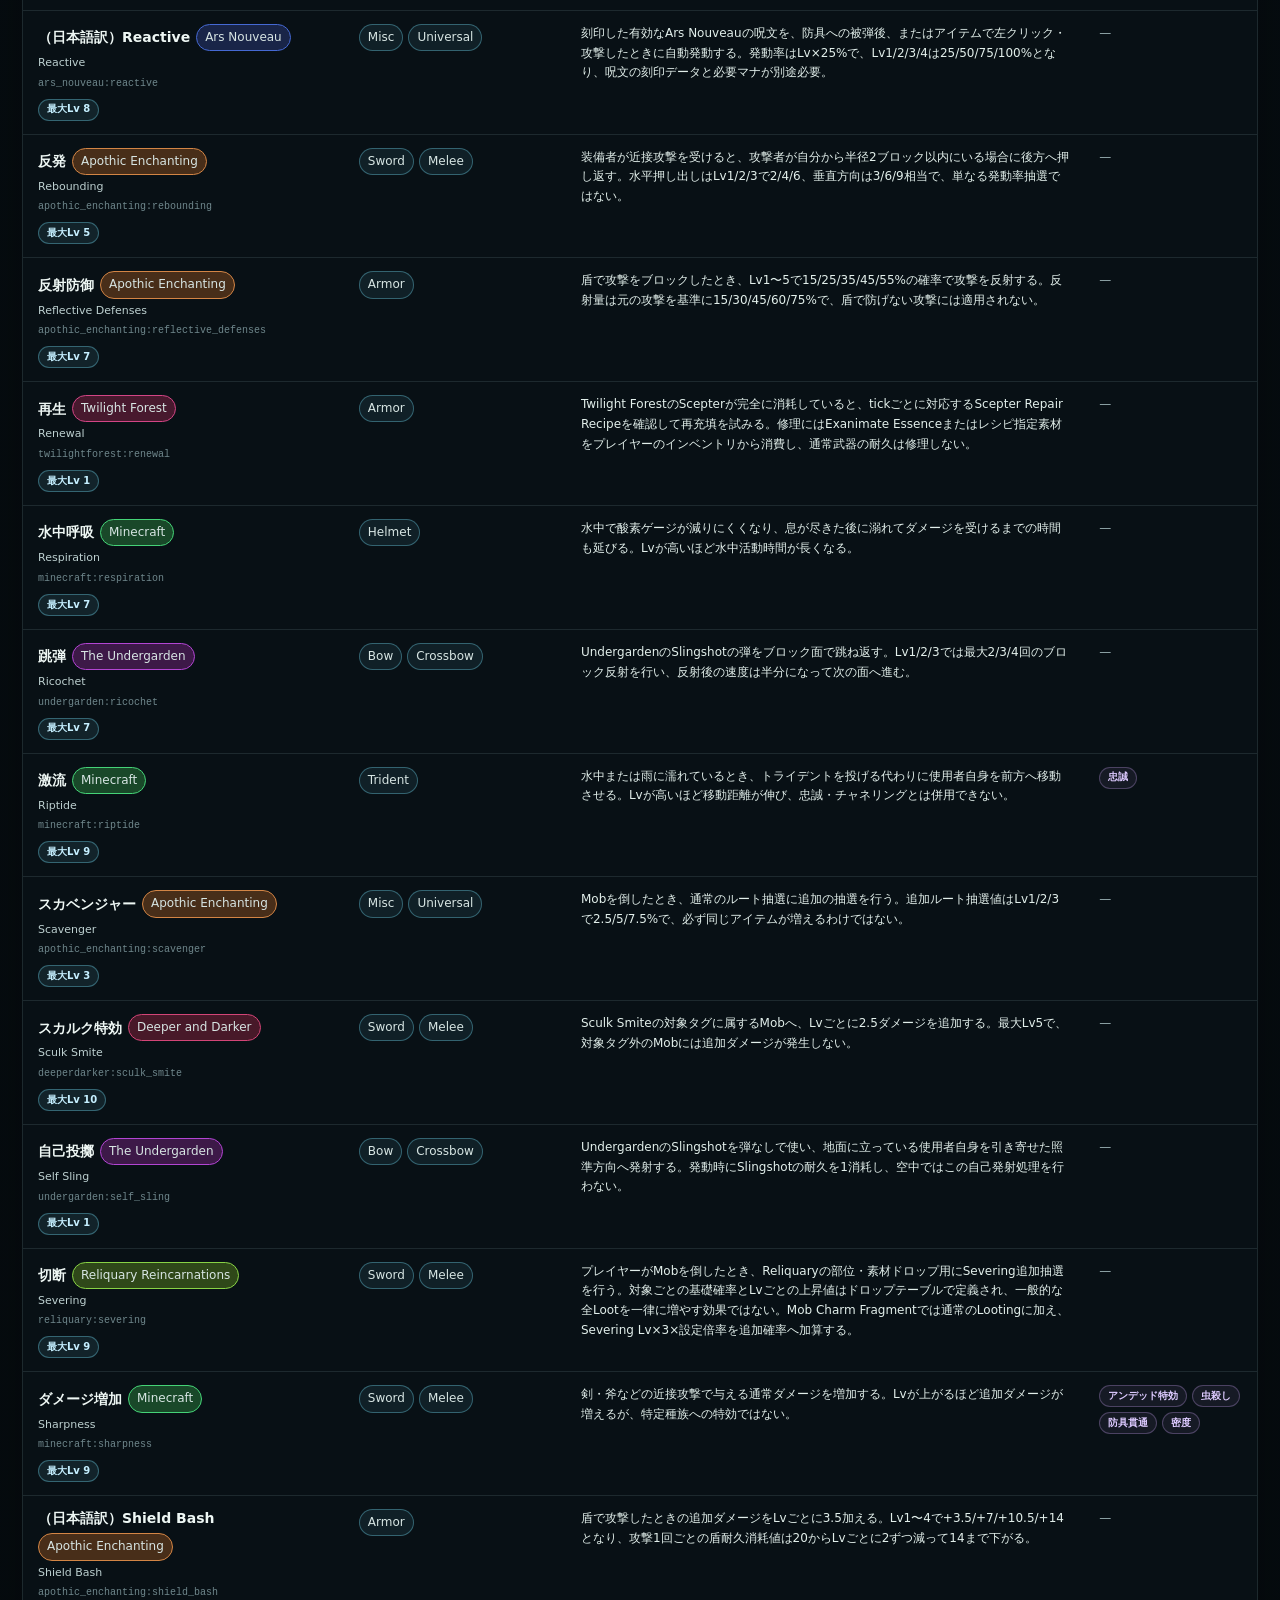
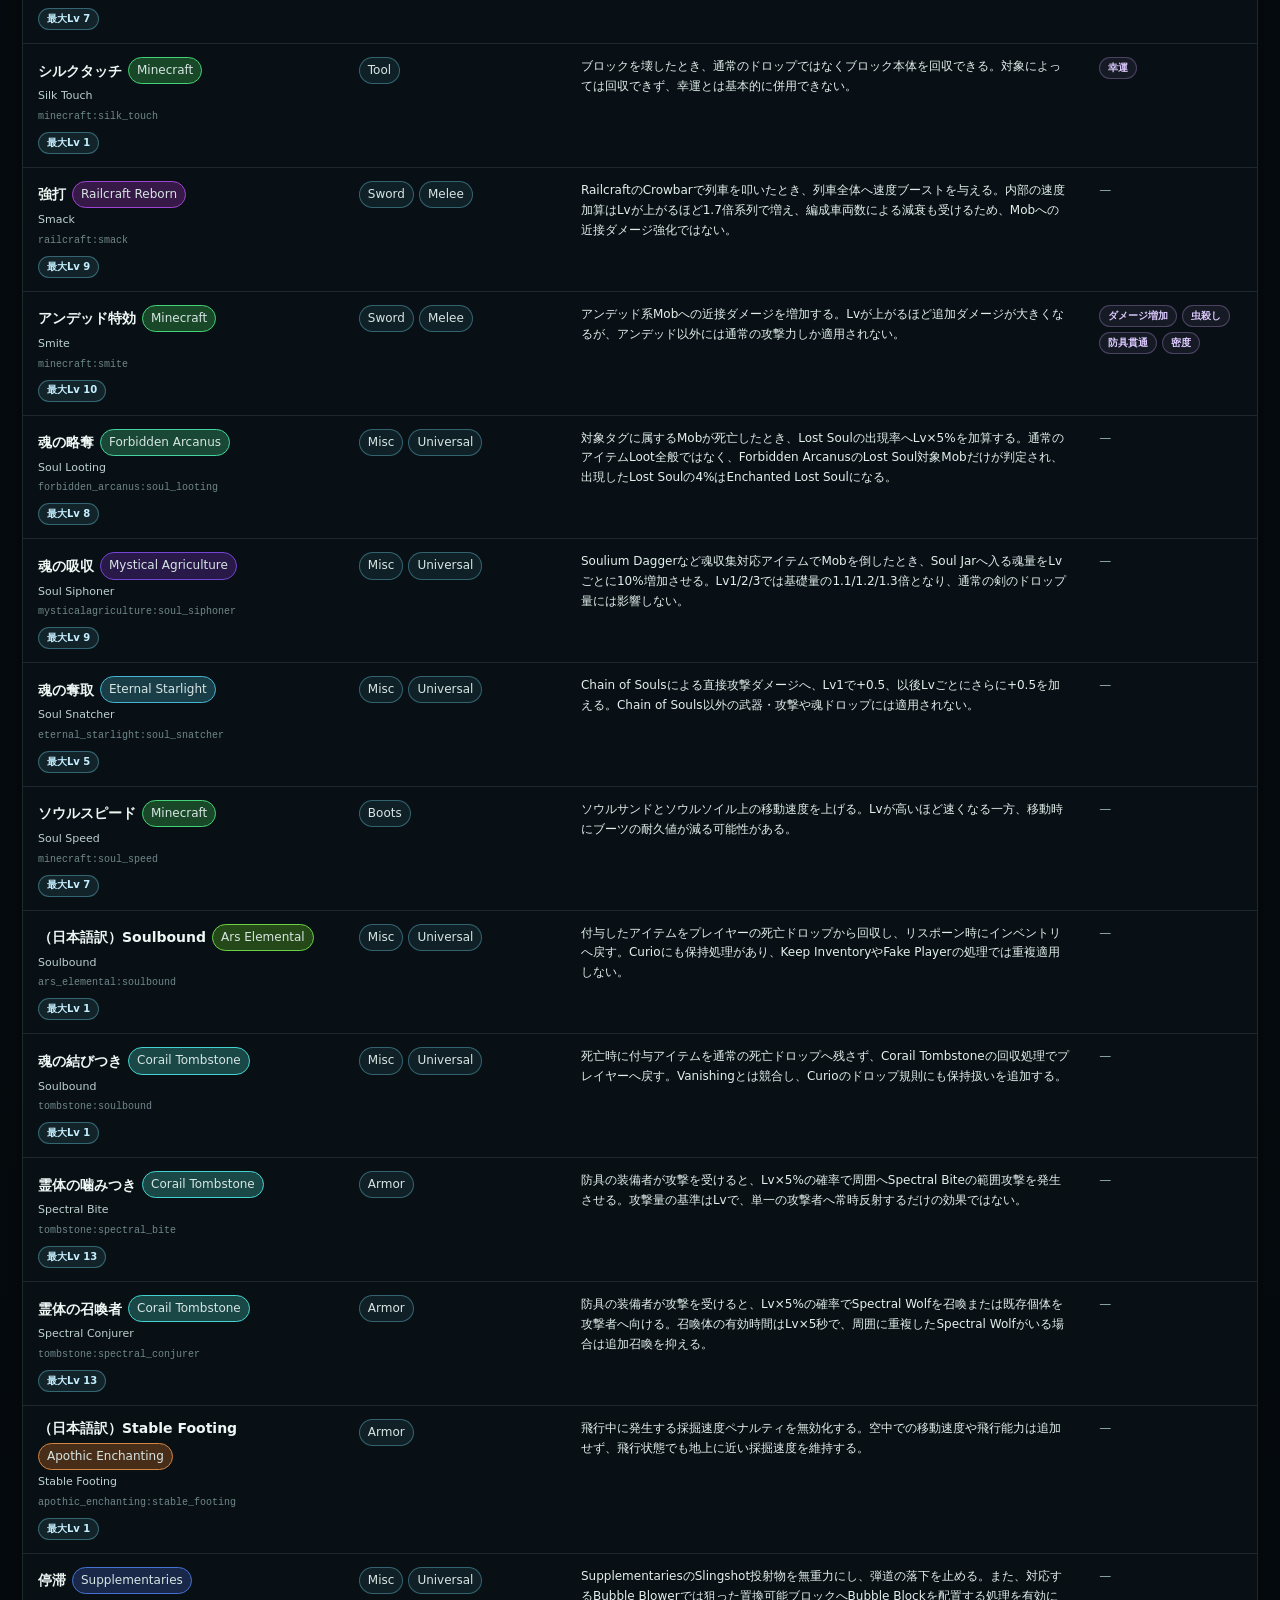
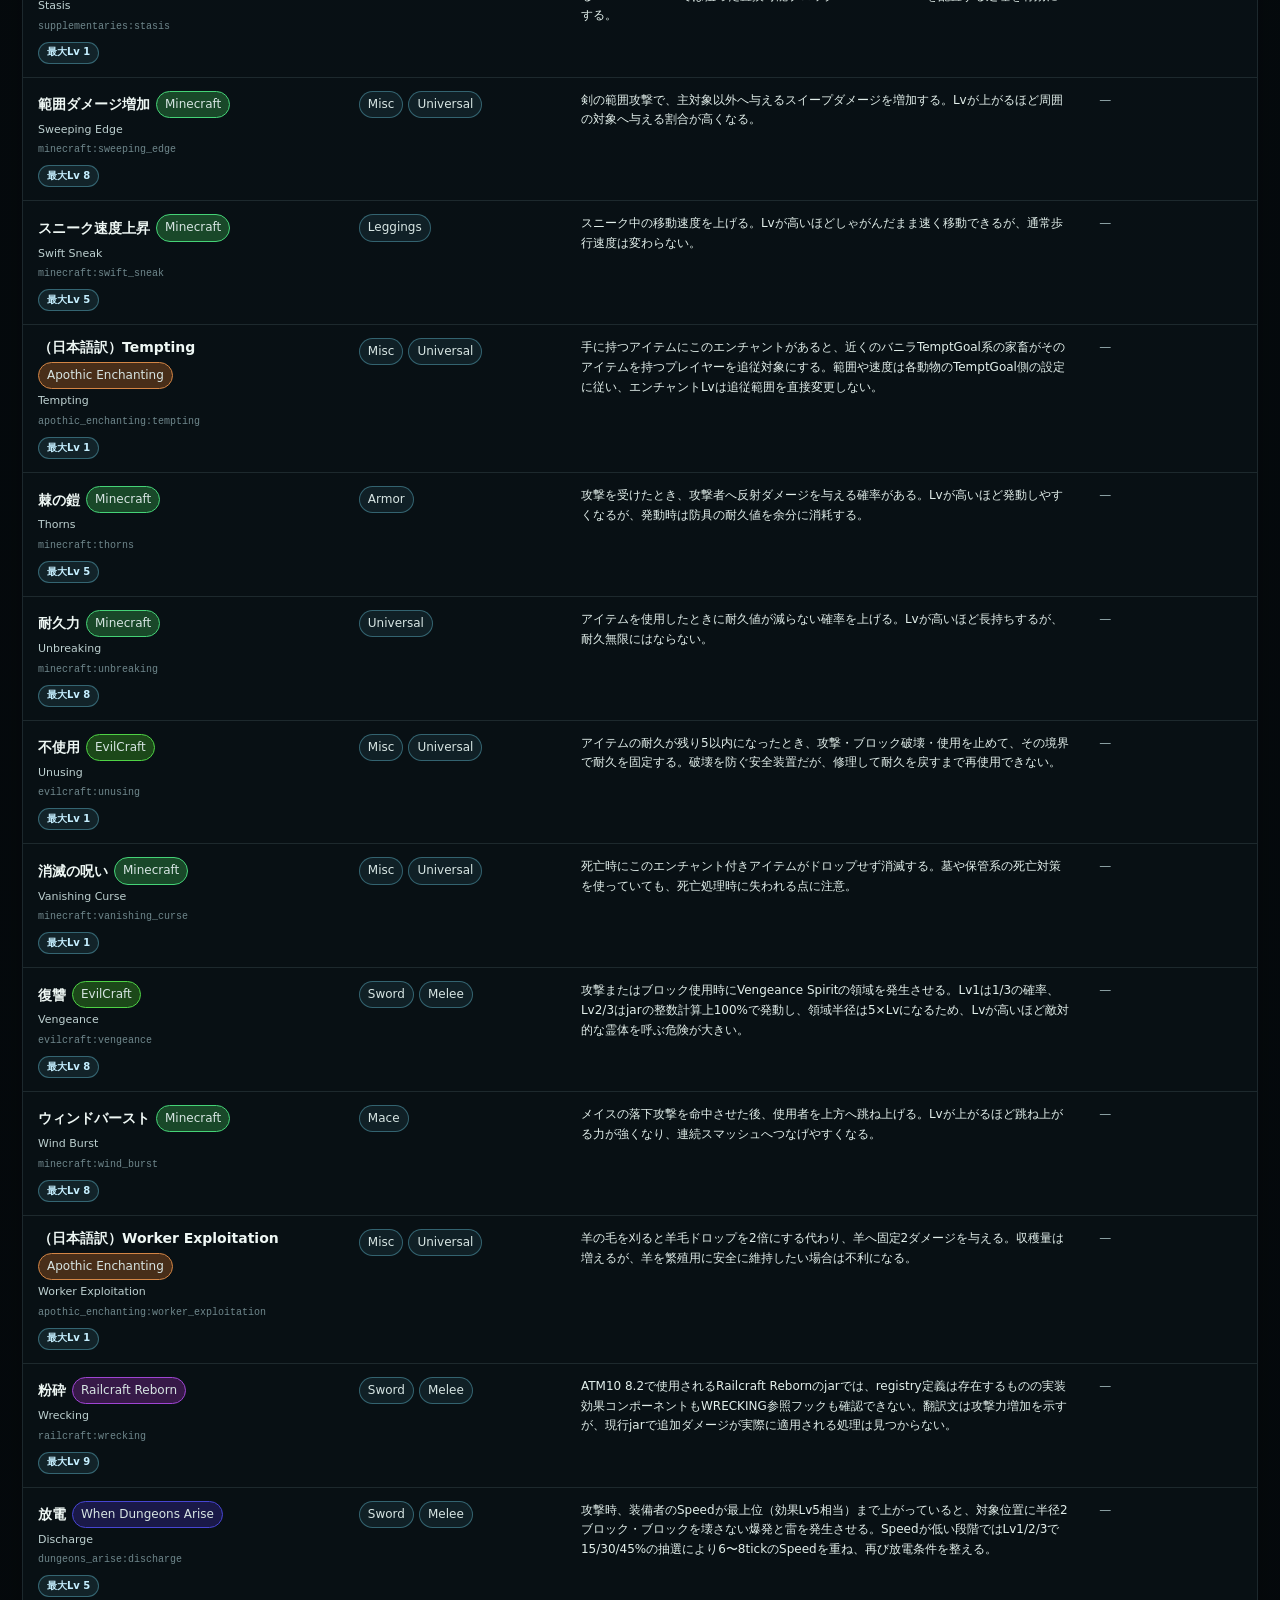
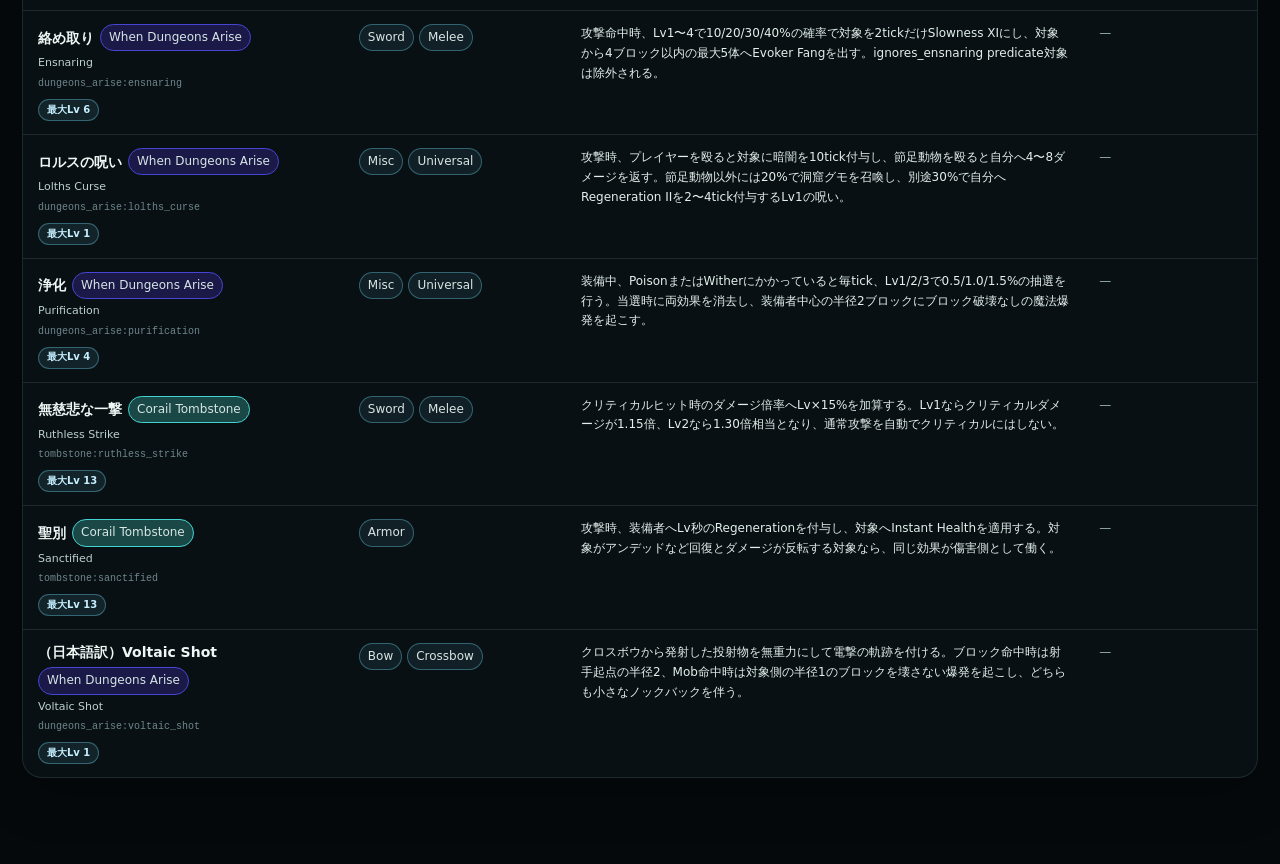
<file: enchantments.html>
<!doctype html>
<html lang="ja">
  <head>
    <meta charset="utf-8" />
    <meta name="viewport" content="width=device-width, initial-scale=1" />
    <title>ATM10 Enchantments 早見表</title>
    <link rel="stylesheet" href="./styles.css?v=268b005" />
    <script src="./site.js" defer></script>
  </head>
  <body class="enchantment-page">
    <header class="site-header">
      <div class="container">
        <h1>ATM10 Enchantments 早見表</h1>
        <p class="subtitle">All the Mods 10 8.2 / Minecraft 1.21.1 / NeoForge</p>
        <nav class="site-nav" aria-label="サイト内ナビゲーション">
          <button
            class="site-nav-toggle"
            type="button"
            aria-expanded="false"
            aria-controls="site-nav-links"
            aria-label="メニューを開く"
          >
            <span aria-hidden="true">☰</span>
          </button>
          <div class="site-nav-links" id="site-nav-links">
            <a href="./index.html">Relics / Artifacts</a>
            <a href="./enchantments.html" class="active" aria-current="page">Enchantments</a>
          </div>
        </nav>
      </div>
    </header>

    <section class="filter-bar">
      <div class="container filters">
        <input
          id="search"
          class="control"
          type="search"
          placeholder="日本語名・英語名・ID・効果を検索…"
          autocomplete="off"
        />
        <select id="modFilter" class="control">
          <option value="">すべてのMOD</option>
        </select>
        <select id="categoryFilter" class="control">
          <option value="">すべての装備カテゴリ</option>
        </select>
      </div>
    </section>

    <main class="container">
      <div class="table-wrap enchantment-table">
        <table>
          <colgroup>
            <col class="enchant-name-col" />
            <col class="enchant-equipment-col" />
            <col class="enchant-effect-col" />
            <col class="enchant-conflicts-col" />
          </colgroup>
          <thead>
            <tr>
              <th>名前 / MOD</th>
              <th>対応装備</th>
              <th>効果</th>
              <th>競合</th>
            </tr>
          </thead>
          <tbody id="rows"></tbody>
        </table>
      </div>
    </main>

    <script src="./enchantments-data.js"></script>
    <script src="./enchantments.js"></script>
  </body>
</html>
</file>
<file: styles.css>
:root {
  --bg: #071015;
  --bg-deep: #05090c;
  --surface: rgba(14, 25, 31, 0.82);
  --surface-solid: #0f1b21;
  --surface-raised: #14262d;
  --surface-hover: #19343b;
  --line: rgba(157, 190, 196, 0.14);
  --line-strong: rgba(157, 190, 196, 0.28);
  --text: #eef7f4;
  --muted: #9bb2b5;
  --subtle: #6f878c;
  --mint: #b9f36f;
  --cyan: #78e5ff;
  --violet: #d2a8ff;
  --amber: #ffd17c;
  --danger: #ff9fac;
  --filter-height: 72px;
  --table-header-height: 46px;
  --relic-columns: minmax(275px, 0.95fr) minmax(270px, 1.35fr) minmax(235px, 1.15fr) minmax(190px, 0.9fr);
  --radius: 18px;
  --shadow: 0 18px 50px rgba(0, 0, 0, 0.24);
  color-scheme: dark;
}

* { box-sizing: border-box; }

html {
  min-width: 320px;
  scroll-behavior: smooth;
  background: var(--bg-deep);
}

body {
  min-width: 320px;
  min-height: 100vh;
  margin: 0;
  color: var(--text);
  background:
    radial-gradient(circle at 8% -8%, rgba(120, 229, 255, 0.14), transparent 28rem),
    radial-gradient(circle at 92% 7%, rgba(185, 243, 111, 0.10), transparent 25rem),
    linear-gradient(180deg, #0a171d 0, var(--bg) 420px, var(--bg-deep) 100%);
  font-family: Inter, "Noto Sans JP", "Hiragino Sans", "Yu Gothic UI", system-ui, sans-serif;
  font-size: 14px;
  line-height: 1.6;
}

body::before {
  position: fixed;
  inset: 0;
  z-index: -1;
  pointer-events: none;
  content: "";
  opacity: 0.28;
  background-image:
    linear-gradient(rgba(185, 243, 111, 0.035) 1px, transparent 1px),
    linear-gradient(90deg, rgba(120, 229, 255, 0.035) 1px, transparent 1px);
  background-size: 42px 42px;
  mask-image: linear-gradient(to bottom, #000 0, transparent 75%);
}

body::after {
  position: fixed;
  top: 16vh;
  right: -12rem;
  z-index: -1;
  width: 25rem;
  height: 25rem;
  pointer-events: none;
  content: "";
  border: 1px solid rgba(120, 229, 255, 0.08);
  border-radius: 50%;
  box-shadow: 0 0 0 32px rgba(120, 229, 255, 0.025), 0 0 0 64px rgba(120, 229, 255, 0.018);
  animation: ambient-drift 16s ease-in-out infinite alternate;
}

a { color: inherit; }
button, input, select { font: inherit; }

:focus-visible {
  outline: 2px solid var(--mint);
  outline-offset: 3px;
}

::selection {
  color: #071015;
  background: var(--mint);
}

::-webkit-scrollbar { width: 10px; height: 10px; }
::-webkit-scrollbar-track { background: var(--bg-deep); }
::-webkit-scrollbar-thumb { border: 3px solid var(--bg-deep); border-radius: 999px; background: #29464e; }
::-webkit-scrollbar-thumb:hover { background: #3d6871; }

.container {
  width: min(1500px, calc(100% - 44px));
  margin-inline: auto;
}

/* Header / navigation */

.site-header {
  position: relative;
  z-index: 10;
  padding: 42px 0 28px;
  overflow: visible;
  border-bottom: 1px solid var(--line);
  background: linear-gradient(180deg, rgba(9, 23, 29, 0.78), rgba(7, 16, 21, 0.20));
}

.site-header::before {
  position: absolute;
  top: 0;
  right: 12%;
  width: 38%;
  height: 2px;
  content: "";
  background: linear-gradient(90deg, transparent, var(--mint), var(--cyan), transparent);
  box-shadow: 0 0 24px rgba(185, 243, 111, 0.28);
}

.site-header .container::before {
  display: block;
  margin-bottom: 15px;
  color: var(--mint);
  content: "ATM10  /  FIELD GUIDE  /  8.2";
  font-family: "SFMono-Regular", Consolas, monospace;
  font-size: 10px;
  font-weight: 800;
  letter-spacing: 0.18em;
}

h1 {
  max-width: 900px;
  margin: 0;
  color: var(--text);
  font-size: clamp(30px, 5vw, 58px);
  font-weight: 820;
  letter-spacing: -0.065em;
  line-height: 1.05;
  text-wrap: balance;
  background: linear-gradient(105deg, #f6fffb 12%, var(--cyan) 58%, var(--mint) 95%);
  background-clip: text;
  -webkit-background-clip: text;
  -webkit-text-fill-color: transparent;
}

.subtitle {
  margin: 12px 0 0;
  color: var(--muted);
  font-size: 13px;
  letter-spacing: 0.05em;
}

.site-nav {
  position: relative;
  display: flex;
  align-items: center;
  min-height: 44px;
  margin-top: 27px;
}

.site-nav-links {
  display: flex;
  align-items: center;
  gap: 8px;
}

.site-nav a {
  position: relative;
  display: inline-flex;
  min-height: 42px;
  align-items: center;
  padding: 7px 15px;
  color: var(--muted);
  text-decoration: none;
  border: 1px solid transparent;
  border-radius: 999px;
  background: transparent;
  transition: color 180ms ease, background 180ms ease, border-color 180ms ease, transform 180ms ease;
}

.site-nav a:hover,
.site-nav a:focus-visible {
  color: var(--text);
  border-color: var(--line-strong);
  background: rgba(120, 229, 255, 0.08);
  transform: translateY(-2px);
}

.site-nav a[aria-current="page"] {
  color: #08120e;
  border-color: var(--mint);
  background: var(--mint);
  box-shadow: 0 0 22px rgba(185, 243, 111, 0.15);
  font-weight: 800;
}

.site-nav-toggle {
  display: none;
  width: 44px;
  height: 44px;
  align-items: center;
  justify-content: center;
  color: var(--text);
  cursor: pointer;
  border: 1px solid var(--line-strong);
  border-radius: 12px;
  background: rgba(14, 25, 31, 0.88);
  font-size: 21px;
  line-height: 1;
  transition: border-color 180ms ease, background 180ms ease, transform 180ms ease;
}

.site-nav-toggle:hover,
.site-nav-toggle:focus-visible {
  border-color: var(--mint);
  background: var(--surface-hover);
  transform: translateY(-2px);
}

/* Sticky filter bar */

.filter-bar {
  position: sticky;
  top: 0;
  z-index: 50;
  padding: 12px 0;
  border-bottom: 1px solid rgba(157, 190, 196, 0.20);
  background: rgba(5, 13, 17, 0.78);
  box-shadow: 0 14px 34px rgba(0, 0, 0, 0.18);
  backdrop-filter: blur(22px) saturate(150%);
  -webkit-backdrop-filter: blur(22px) saturate(150%);
}

.filters {
  display: grid;
  grid-template-columns: minmax(280px, 2fr) repeat(2, minmax(170px, 0.82fr));
  gap: 9px;
  padding: 9px;
  border: 1px solid var(--line);
  border-radius: 16px;
  background: rgba(14, 25, 31, 0.76);
  box-shadow: inset 0 1px 0 rgba(255, 255, 255, 0.035);
}

.control {
  width: 100%;
  min-width: 0;
  min-height: 44px;
  padding: 9px 13px;
  color: var(--text);
  border: 1px solid var(--line-strong);
  border-radius: 11px;
  outline: none;
  background: rgba(6, 15, 19, 0.82);
  font-size: 12px;
  transition: border-color 180ms ease, background 180ms ease, box-shadow 180ms ease, transform 180ms ease;
}

.control:hover,
.control:focus {
  border-color: rgba(120, 229, 255, 0.70);
  background: rgba(18, 37, 44, 0.94);
}

.control:focus {
  box-shadow: 0 0 0 3px rgba(120, 229, 255, 0.10), 0 0 20px rgba(120, 229, 255, 0.08);
}

.control::placeholder { color: var(--subtle); }

main { padding: 30px 0 86px; }

/* Relics / Artifacts */

.relic-table-header,
.relic-row {
  display: grid;
  grid-template-columns: var(--relic-columns);
}

.relic-table-header {
  position: sticky;
  top: var(--filter-height);
  z-index: 30;
  min-height: var(--table-header-height);
  align-items: center;
  margin-bottom: 10px;
  color: var(--subtle);
  border: 1px solid var(--line);
  border-radius: 13px;
  background: rgba(18, 37, 44, 0.90);
  box-shadow: 0 10px 26px rgba(0, 0, 0, 0.15);
  font-size: 10px;
  font-weight: 850;
  letter-spacing: 0.15em;
  text-transform: uppercase;
}

.relic-table-header > div {
  padding: 8px 15px;
  border-left: 1px solid var(--line);
}

.relic-table-header > div:first-child { border-left: 0; }

.slot-section { margin: 0 0 30px; }

.section-heading {
  display: flex;
  align-items: center;
  min-height: 42px;
  margin: 0 0 10px;
  padding: 0 4px;
}

.section-heading::after {
  height: 1px;
  flex: 1;
  margin-left: 15px;
  content: "";
  background: linear-gradient(90deg, rgba(185, 243, 111, 0.34), transparent);
}

.slot-title {
  display: flex;
  align-items: center;
  gap: 10px;
  margin: 0;
  color: var(--text);
  font-size: 17px;
  font-weight: 800;
  letter-spacing: -0.02em;
}

.slot-title::before {
  width: 9px;
  height: 9px;
  content: "";
  border: 2px solid var(--mint);
  border-radius: 50%;
  box-shadow: 0 0 14px rgba(185, 243, 111, 0.50);
}

.relic-list { display: grid; gap: 9px; }

.relic-row {
  min-width: 0;
  overflow: hidden;
  border: 1px solid var(--line);
  border-radius: var(--radius);
  background: linear-gradient(105deg, rgba(14, 25, 31, 0.90), rgba(10, 20, 25, 0.68));
  box-shadow: 0 10px 25px rgba(0, 0, 0, 0.10);
  transition: border-color 180ms ease, background 180ms ease, box-shadow 180ms ease, transform 180ms ease;
}

.relic-row:hover {
  border-color: rgba(120, 229, 255, 0.30);
  background: linear-gradient(105deg, rgba(19, 42, 49, 0.96), rgba(12, 27, 33, 0.82));
  box-shadow: 0 16px 34px rgba(0, 0, 0, 0.22), 0 0 28px rgba(120, 229, 255, 0.05);
  transform: translateY(-2px);
}

.relic-name-cell,
.relic-row > .fact-group {
  min-width: 0;
  padding: 16px;
}

.relic-row > .fact-group { border-left: 1px solid var(--line); }

.item {
  display: flex;
  align-items: flex-start;
  gap: 13px;
  min-width: 0;
}

.icon-frame {
  position: relative;
  display: grid;
  width: 62px;
  height: 62px;
  flex: 0 0 62px;
  place-items: center;
  overflow: hidden;
  border: 1px solid rgba(120, 229, 255, 0.28);
  border-radius: 16px;
  background:
    linear-gradient(135deg, rgba(120, 229, 255, 0.10), transparent 48%),
    repeating-linear-gradient(45deg, rgba(255, 255, 255, 0.025) 0 2px, transparent 2px 5px),
    #071015;
  box-shadow: inset 0 1px 0 rgba(255, 255, 255, 0.05), 0 8px 18px rgba(0, 0, 0, 0.22);
  transition: border-color 180ms ease, transform 180ms ease;
}

.relic-row:hover .icon-frame { border-color: rgba(185, 243, 111, 0.62); transform: rotate(-2deg) scale(1.04); }

.icon-frame img,
.icon-frame canvas {
  display: block;
  width: 50px;
  height: 50px;
  max-width: 50px;
  max-height: 50px;
  object-fit: contain;
  image-rendering: pixelated;
  image-rendering: crisp-edges;
}

.icon-frame img[hidden],
.icon-frame canvas[hidden] { display: none; }
.icon-frame img.pending-image { visibility: hidden; }

.icon-fallback {
  display: none;
  color: var(--subtle);
  font-size: 8px;
  font-weight: 850;
  line-height: 1.05;
  text-align: center;
}

.item-main { min-width: 0; padding-top: 2px; }

.item-name {
  display: block;
  color: var(--text);
  font-size: 14px;
  font-weight: 800;
  line-height: 1.3;
  text-decoration: none;
}

.item-name:hover { color: var(--cyan); text-decoration: underline; text-underline-offset: 4px; }

.item-id,
.registry {
  display: block;
  margin-top: 4px;
  color: var(--subtle);
  font-family: "SFMono-Regular", Consolas, monospace;
  font-size: 10px;
  overflow-wrap: anywhere;
}

.tags,
.equipment-tags,
.enchant-meta-line,
.ability-chips,
.conflict-tags {
  display: flex;
  flex-wrap: wrap;
  align-items: center;
  gap: 5px;
}

.tags { margin-top: 8px; }

.tag,
.level-tag,
.conflict-tag {
  display: inline-flex;
  min-height: 22px;
  align-items: center;
  padding: 3px 8px;
  border: 1px solid var(--line-strong);
  border-radius: 999px;
  font-size: 10px;
  font-weight: 700;
  line-height: 1.25;
}

button.tag {
  appearance: none;
  color: inherit;
  cursor: pointer;
  font: inherit;
}

.filter-tag { transition: color 160ms ease, background 160ms ease, border-color 160ms ease, transform 160ms ease; }
.filter-tag:hover,
.filter-tag:focus-visible { border-color: var(--cyan); color: var(--cyan); background: rgba(120, 229, 255, 0.10); transform: translateY(-1px); }
.filter-tag[aria-pressed="true"] { color: #071015; border-color: var(--mint); background: var(--mint); }

.tag-artifacts { color: var(--amber); border-color: rgba(255, 209, 124, 0.42); background: rgba(255, 209, 124, 0.09); }
.tag-relics { color: var(--violet); border-color: rgba(210, 168, 255, 0.42); background: rgba(210, 168, 255, 0.09); }
.slot-tag,
.equipment-tag { color: var(--cyan); border-color: rgba(120, 229, 255, 0.34); background: rgba(120, 229, 255, 0.08); }

.fact-group h3 {
  margin: 0 0 7px;
  color: var(--mint);
  font-size: 10px;
  font-weight: 850;
  letter-spacing: 0.14em;
  text-transform: uppercase;
}

.relic-row > .fact-group h3 { display: none; }
.ability-description { margin: 10px 0 0 !important; color: var(--text) !important; }
.fact-group p { margin: 0; color: var(--muted); font-size: 12px; line-height: 1.55; }
.ability-chip { padding: 3px 8px; color: #d9f8e3; border: 1px solid rgba(185, 243, 111, 0.27); border-radius: 999px; background: rgba(185, 243, 111, 0.08); font-size: 10px; }
.ability-details {
  display: grid;
  gap: 7px;
  margin-top: 13px;
}

.ability-detail {
  display: grid;
  gap: 3px;
  padding: 8px 10px;
  border-left: 2px solid rgba(185, 243, 111, 0.56);
  border-radius: 0 10px 10px 0;
  background: linear-gradient(90deg, rgba(185, 243, 111, 0.08), rgba(120, 229, 255, 0.025));
}

.ability-detail strong {
  color: #e8ffd8;
  font-size: 11px;
  font-weight: 800;
  letter-spacing: 0.02em;
}

.ability-detail span {
  color: #bdd0d0;
  font-size: 11px;
  line-height: 1.55;
}

.rank-list { display: grid; gap: 5px; padding: 0; }
.rank-row { display: grid; grid-template-columns: 30px 1fr; gap: 7px; color: #cfe0df; font-size: 11px; line-height: 1.45; }
.rank-label { color: var(--violet); font-weight: 850; font-variant-numeric: tabular-nums; }
.no-rank, .muted { color: var(--muted); }

.empty {
  margin-top: 22px;
  padding: 46px 20px;
  color: var(--muted);
  border: 1px dashed var(--line-strong);
  border-radius: var(--radius);
  background: rgba(14, 25, 31, 0.56);
  text-align: center;
}

/* Enchantments */

.enchantment-table {
  overflow: visible;
  border: 1px solid var(--line);
  border-radius: 20px;
  background: rgba(10, 19, 24, 0.78);
  box-shadow: var(--shadow);
}

.enchantment-table table {
  width: 100%;
  min-width: 980px;
  border-collapse: separate;
  border-spacing: 0;
  table-layout: fixed;
}

.enchant-name-col { width: 26%; }
.enchant-equipment-col { width: 18%; }
.enchant-effect-col { width: 42%; }
.enchant-conflicts-col { width: 14%; }

.enchantment-table th,
.enchantment-table td {
  padding: 13px 15px;
  text-align: left;
  vertical-align: top;
  border-bottom: 1px solid var(--line);
}

.enchantment-table th {
  position: sticky;
  top: var(--filter-height);
  z-index: 30;
  color: var(--subtle);
  border-bottom-color: rgba(185, 243, 111, 0.42);
  background: rgba(18, 37, 44, 0.96);
  box-shadow: 0 10px 24px rgba(0, 0, 0, 0.16);
  font-size: 10px;
  font-weight: 850;
  letter-spacing: 0.14em;
  text-transform: uppercase;
}

.enchantment-table th:first-child { border-top-left-radius: 19px; }
.enchantment-table th:last-child { border-top-right-radius: 19px; }
.enchantment-table tbody tr { transition: background 160ms ease; }
.enchantment-table tbody tr:hover { background: linear-gradient(90deg, rgba(120, 229, 255, 0.07), rgba(185, 243, 111, 0.035)); }
.enchantment-table tbody tr:last-child td { border-bottom: 0; }
.enchantment-table td { color: #d7e5e3; font-size: 12px; }
.enchant-title-line { display: flex; align-items: center; flex-wrap: wrap; gap: 6px; }
.name-ja { color: var(--text); font-size: 14px; font-weight: 800; line-height: 1.3; }
.name-en { margin-top: 3px; color: #bdd0d0; font-size: 11px; }
.enchant-meta-line { margin-top: 7px; }
.mod-tag { color: hsl(var(--mod-hue), 88%, 84%); border-color: hsl(var(--mod-hue), 62%, 55%); background: hsl(var(--mod-hue), 48%, 19%); }
.level-tag { color: #c5efff; border-color: rgba(120, 229, 255, 0.34); background: rgba(120, 229, 255, 0.09); font-variant-numeric: tabular-nums; }
.effect-cell { color: #e2efeb !important; line-height: 1.65; }
.conflict-cell { color: #c8d8d7 !important; }
.conflict-tag { color: #ddcaff; border-color: rgba(210, 168, 255, 0.28); background: rgba(210, 168, 255, 0.07); }

/* Effects */

.effect-filters {
  grid-template-columns: minmax(250px, 1.7fr) repeat(4, minmax(150px, 0.82fr));
}

.effect-table {
  overflow-x: auto;
  overflow-y: visible;
  border: 1px solid var(--line);
  border-radius: 20px;
  background: rgba(10, 19, 24, 0.78);
  box-shadow: var(--shadow);
}

.effect-table table {
  width: 100%;
  min-width: 1220px;
  border-collapse: separate;
  border-spacing: 0;
  table-layout: fixed;
}

.effect-name-col { width: 21%; }
.effect-category-col { width: 13%; }
.effect-description-col { width: 34%; }
.effect-level-col { width: 14%; }
.effect-access-col { width: 18%; }

.effect-table th,
.effect-table td {
  padding: 13px 15px;
  text-align: left;
  vertical-align: top;
  border-bottom: 1px solid var(--line);
}

.effect-table th {
  position: sticky;
  top: var(--filter-height);
  z-index: 30;
  color: var(--subtle);
  border-bottom-color: rgba(185, 243, 111, 0.42);
  background: rgba(18, 37, 44, 0.96);
  box-shadow: 0 10px 24px rgba(0, 0, 0, 0.16);
  font-size: 10px;
  font-weight: 850;
  letter-spacing: 0.14em;
  text-transform: uppercase;
}

.effect-table th:first-child { border-top-left-radius: 19px; }
.effect-table th:last-child { border-top-right-radius: 19px; }
.effect-table tbody tr { transition: background 160ms ease; }
.effect-table tbody tr:hover { background: linear-gradient(90deg, rgba(120, 229, 255, 0.07), rgba(185, 243, 111, 0.035)); }
.effect-table tbody tr:last-child td { border-bottom: 0; }
.effect-table td { color: #d7e5e3; font-size: 12px; }
.effect-title-line { display: flex; align-items: center; flex-wrap: wrap; gap: 6px; }
.effect-description-cell p { margin: 0; color: #e2efeb; line-height: 1.65; }
.effect-scaling { display: block; margin-top: 8px; color: var(--mint); font-size: 10px; line-height: 1.5; }
.effect-tags,
.effect-access-cell,
.effect-level-cell { display: flex; flex-wrap: wrap; align-items: flex-start; gap: 6px; }
.effect-category-tag { color: var(--cyan); border-color: rgba(120, 229, 255, 0.38); background: rgba(120, 229, 255, 0.09); }
.effect-beneficial { color: var(--mint); border-color: rgba(185, 243, 111, 0.42); background: rgba(185, 243, 111, 0.09); }
.effect-harmful { color: var(--danger); border-color: rgba(255, 159, 172, 0.42); background: rgba(255, 159, 172, 0.09); }
.effect-neutral { color: var(--amber); border-color: rgba(255, 209, 124, 0.42); background: rgba(255, 209, 124, 0.09); }
.effect-mod-tag { color: hsl(var(--mod-hue), 88%, 84%); border-color: hsl(var(--mod-hue), 62%, 55%); background: hsl(var(--mod-hue), 48%, 19%); }
.effect-value-tag { color: #c5efff; border-color: rgba(120, 229, 255, 0.30); background: rgba(120, 229, 255, 0.08); }
.effect-instant-tag { color: #ffe2a9; border-color: rgba(255, 209, 124, 0.36); background: rgba(255, 209, 124, 0.08); }
.effect-charm-tag { color: #ddcaff; border-color: rgba(210, 168, 255, 0.35); background: rgba(210, 168, 255, 0.08); }
.effect-fact { flex-basis: 100%; color: var(--muted); font-size: 10px; line-height: 1.5; overflow-wrap: anywhere; }
.status-tag { display: inline-flex; margin-top: 7px; padding: 3px 7px; color: #ffd2d8; border: 1px solid rgba(255, 159, 172, 0.35); border-radius: 999px; background: rgba(255, 159, 172, 0.08); font-size: 9px; font-weight: 800; }
.status-partial { color: #ffe2a9; border-color: rgba(255, 209, 124, 0.36); background: rgba(255, 209, 124, 0.08); }

@media (max-width: 1180px) {
  .effect-filters { grid-template-columns: minmax(220px, 1.6fr) repeat(4, minmax(130px, 0.78fr)); }
}

@media (max-width: 1180px) {
  .filters { grid-template-columns: minmax(230px, 2fr) repeat(2, minmax(140px, 0.8fr)); }
  :root { --relic-columns: minmax(245px, 0.95fr) minmax(235px, 1.2fr) minmax(210px, 1.1fr) minmax(175px, 0.85fr); }
}

@media (max-width: 900px) {
  .relic-table-header { display: none; }
  .relic-row { display: block; }
  .relic-row > .fact-group { border-top: 1px solid var(--line); border-left: 0; }
  .relic-row > .fact-group h3 { display: block; }
  .filters { grid-template-columns: repeat(2, minmax(0, 1fr)); }
  .filters input { grid-column: 1 / -1; }
  .enchantment-table { overflow-x: auto; }
  .enchantment-table th { position: static; }
  .effect-table { overflow-x: auto; }
  .effect-table th { position: static; }
}

@media (max-width: 700px) {
  .container { width: min(100% - 24px, 1500px); }
  .site-header { padding: 28px 0 20px; }
  .site-header .container::before { margin-bottom: 12px; font-size: 9px; }
  .site-nav { justify-content: space-between; margin-top: 20px; }
  .has-nav-js .site-nav-toggle { display: inline-flex; }
  .has-nav-js .site-nav-links {
    position: absolute;
    top: 53px;
    right: 0;
    left: 0;
    display: none;
    flex-direction: column;
    align-items: stretch;
    gap: 5px;
    padding: 8px;
    border: 1px solid var(--line-strong);
    border-radius: 16px;
    background: rgba(10, 22, 27, 0.98);
    box-shadow: 0 18px 40px rgba(0, 0, 0, 0.38);
  }
  .has-nav-js .site-nav-links.is-open { display: flex; }
  .site-nav a { min-height: 45px; border-radius: 11px; }
  .site-nav a[aria-current="page"] { color: #08120e; }
  .filters { grid-template-columns: 1fr; padding: 8px; }
  .filters input { grid-column: auto; }
  main { padding-top: 22px; }
  .relic-name-cell, .relic-row > .fact-group { padding: 13px; }
  .icon-frame { width: 56px; height: 56px; flex-basis: 56px; border-radius: 14px; }
  .icon-frame img, .icon-frame canvas { width: 44px; height: 44px; max-width: 44px; max-height: 44px; }
  .enchantment-table { border-radius: 15px; }
  .enchantment-table th:first-child { border-top-left-radius: 14px; }
  .enchantment-table th:last-child { border-top-right-radius: 14px; }
  .effect-filters { grid-template-columns: 1fr; }
  .effect-table { border-radius: 15px; }
  .effect-table th:first-child { border-top-left-radius: 14px; }
  .effect-table th:last-child { border-top-right-radius: 14px; }
}

@keyframes ambient-drift {
  from { transform: translate3d(0, 0, 0) rotate(0deg); }
  to { transform: translate3d(-24px, 18px, 0) rotate(10deg); }
}

@media (prefers-reduced-motion: reduce) {
  *, *::before, *::after {
    scroll-behavior: auto !important;
    animation-duration: 0.01ms !important;
    animation-iteration-count: 1 !important;
    transition-duration: 0.01ms !important;
  }
}
</file>
